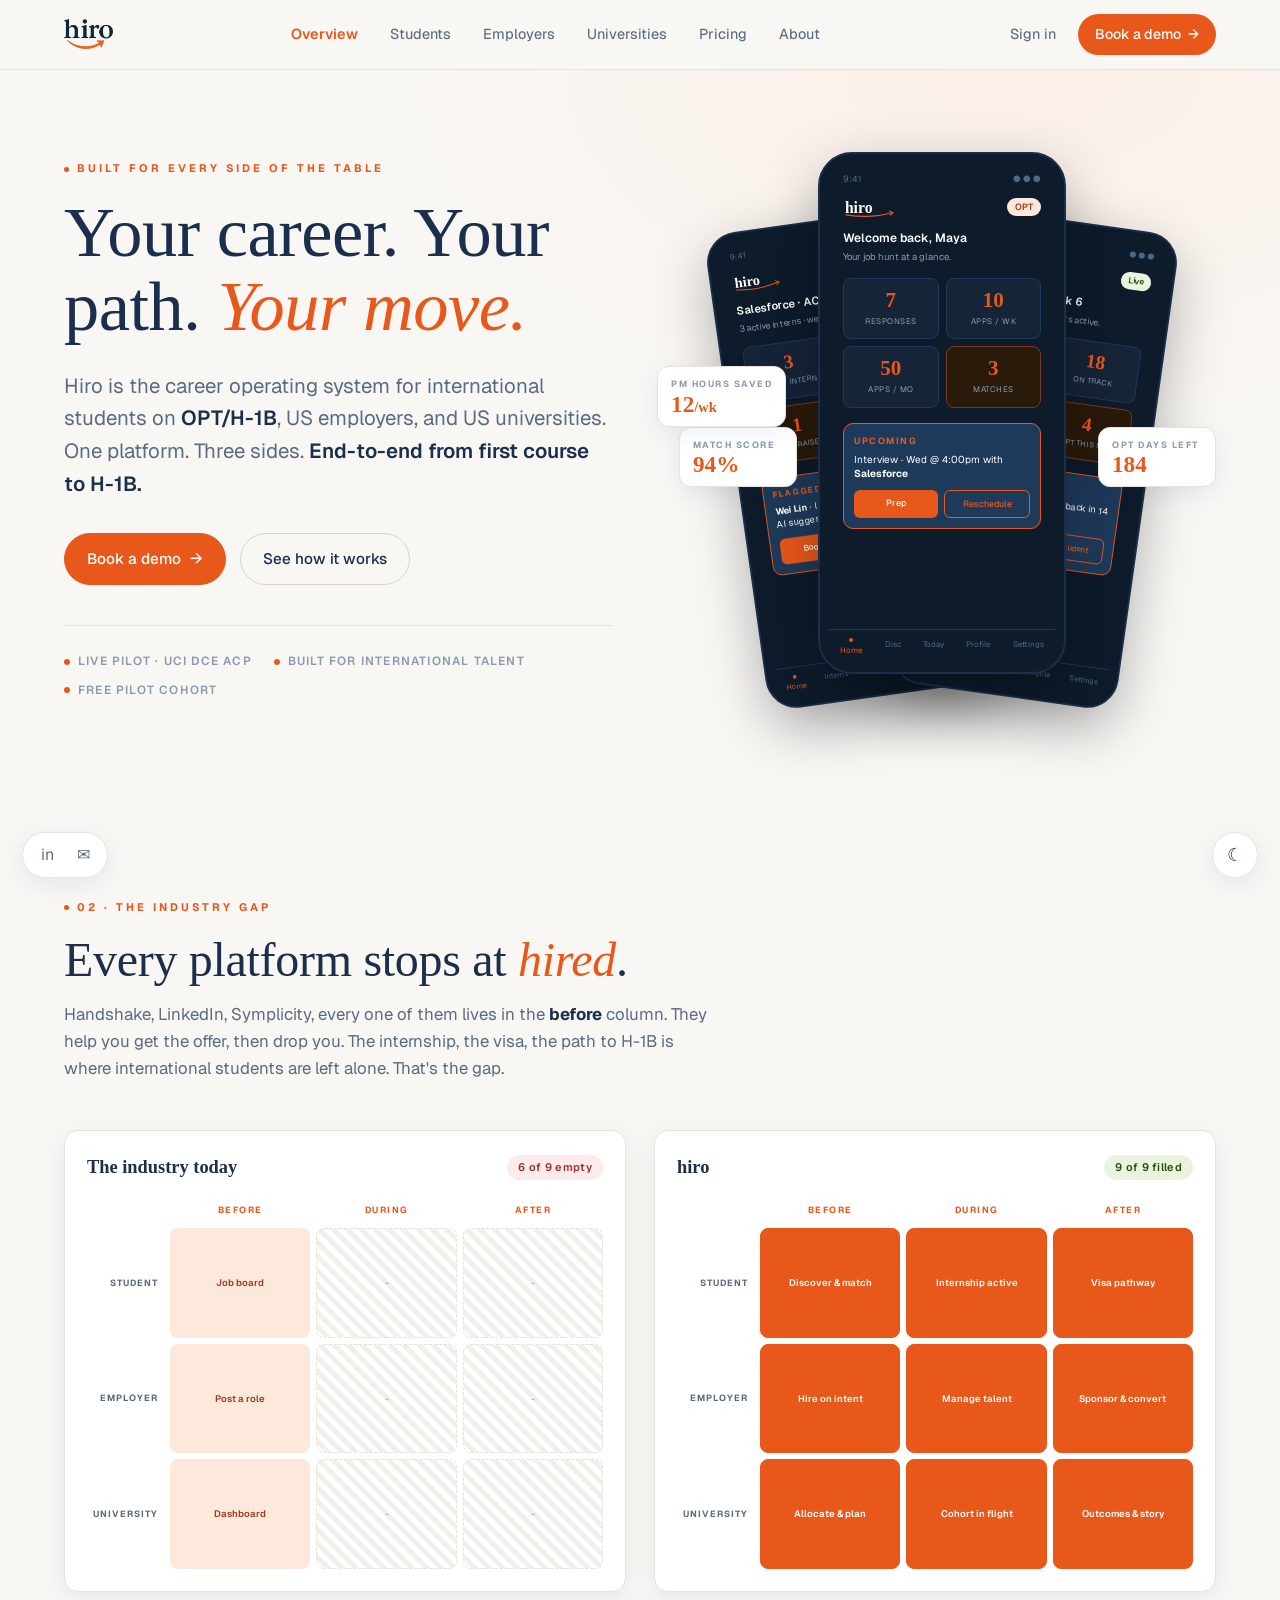
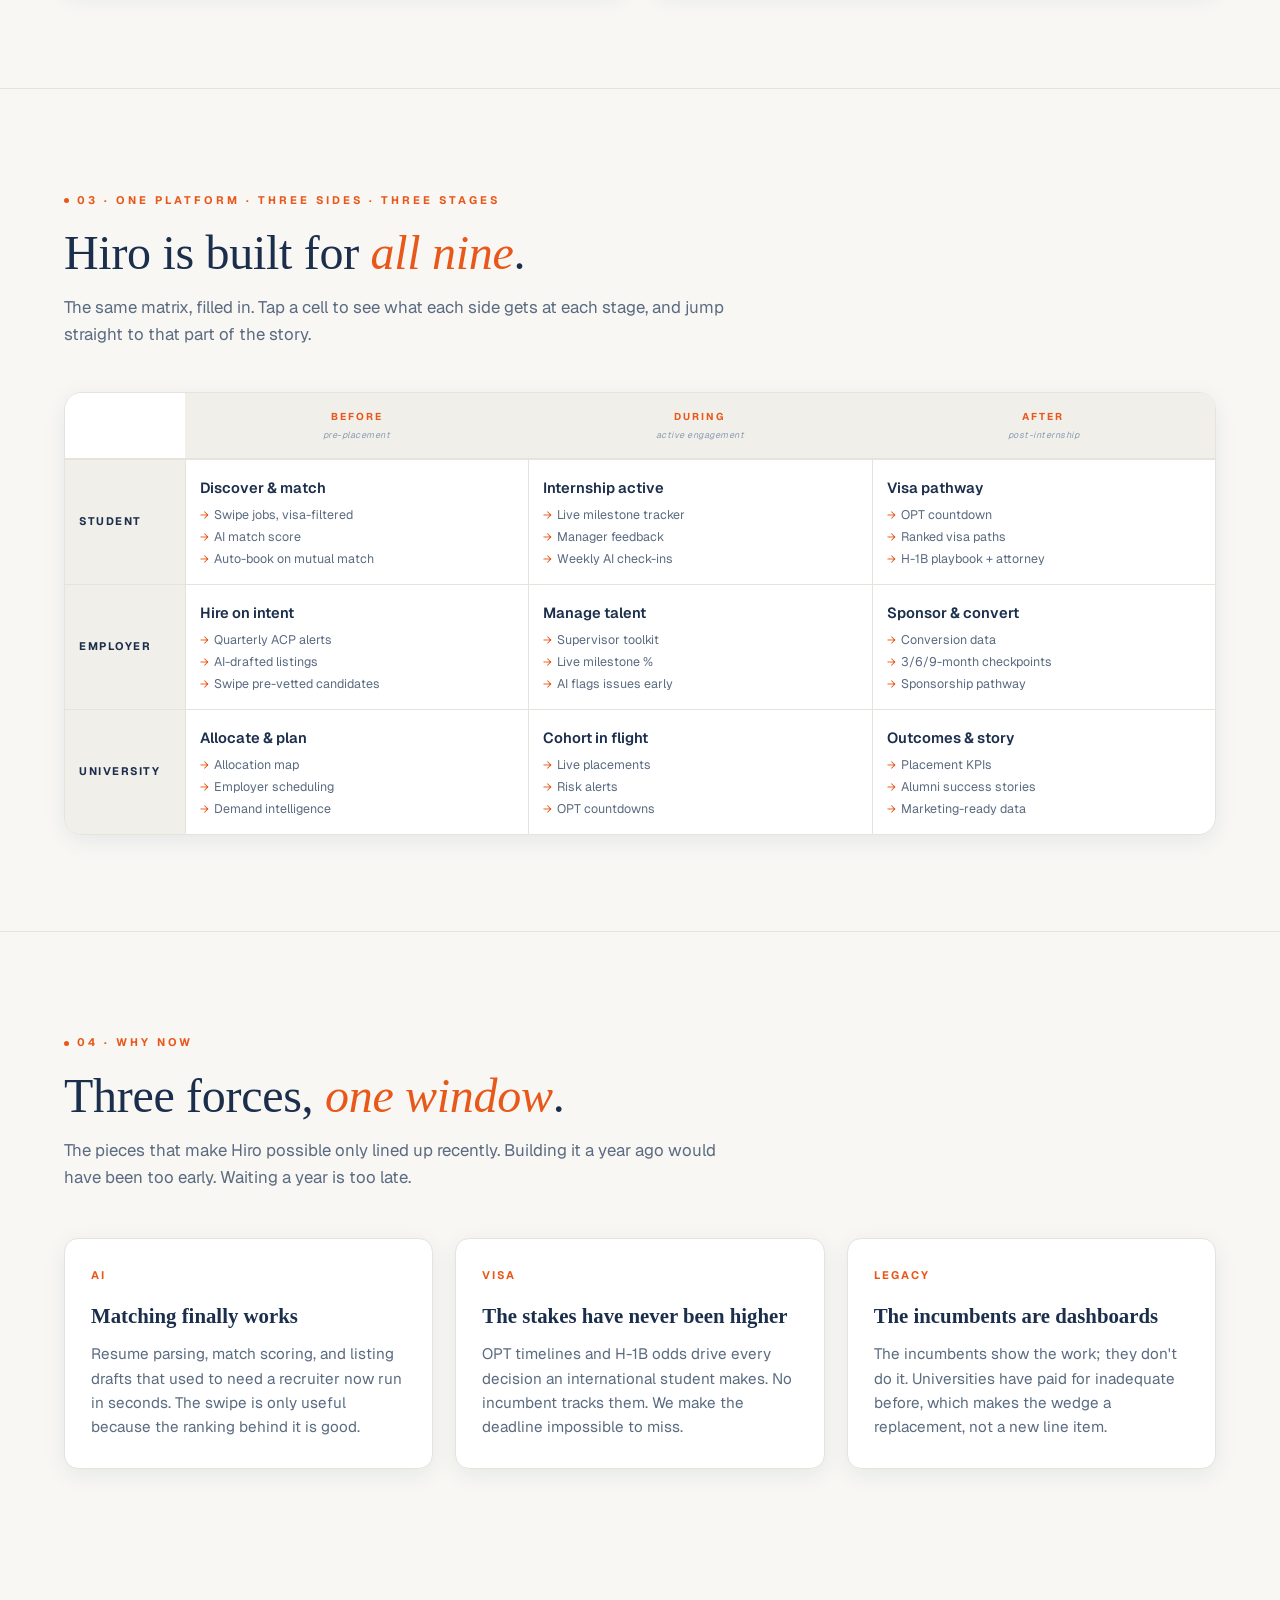
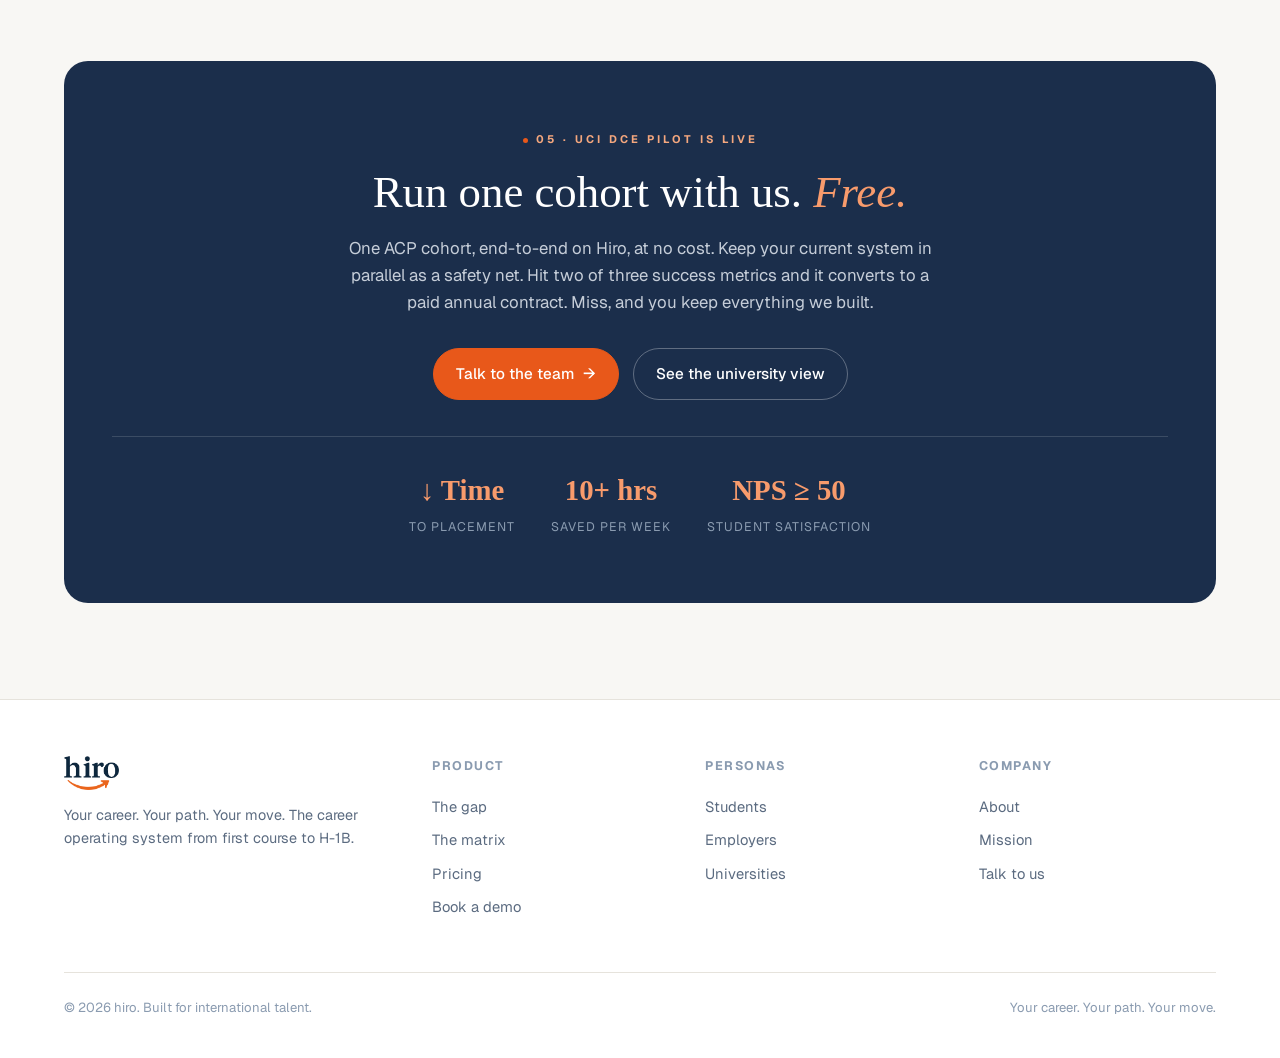
<file: index.html>
<!DOCTYPE html>
<html lang="en" data-theme="light">
<head>
<meta charset="UTF-8">
<meta name="viewport" content="width=device-width, initial-scale=1">
<title>hiro - your career, your path, your move</title>
<meta name="description" content="Hiro is the career operating system for international students on OPT/H-1B, US employers, and US universities. One platform. Three sides. End-to-end from first course to H-1B.">
<link rel="icon" href="assets/logo/hiro_app_icon.png">
<link rel="preconnect" href="https://fonts.googleapis.com">
<link rel="preconnect" href="https://fonts.gstatic.com" crossorigin>
<link href="https://fonts.googleapis.com/css2?family=Geist:wght@400;500;600;700&display=swap" rel="stylesheet">
<link rel="stylesheet" href="assets/style.css">
<script>
/* apply saved theme before paint */
(function(){try{var t=localStorage.getItem('hiro-theme');if(t)document.documentElement.setAttribute('data-theme',t);}catch(e){}})();
</script>
</head>
<body>

<!-- ============================ NAV ============================ -->
<header class="nav">
  <div class="nav__inner">
    <a class="brand" href="index.html" aria-label="hiro home">
      <img class="brand__logo brand__logo--light" src="assets/logo/hiro-wordmark.png" alt="hiro" width="49" height="30">
      <img class="brand__logo brand__logo--dark" src="assets/logo/hiro-wordmark-dark.png" alt="" aria-hidden="true" width="49" height="30">
    </a>
    <nav class="nav__links" aria-label="Primary">
      <a href="index.html" class="is-active">Overview</a>
      <a href="students.html">Students</a>
      <a href="employers.html">Employers</a>
      <a href="universities.html">Universities</a>
      <a href="pricing.html">Pricing</a>
      <a href="about.html">About</a>
    </nav>
    <div class="nav__cta">
      <a href="#" class="nav__signin">Sign in</a>
      <a href="#demo" class="nav__demo">Book a demo <span aria-hidden="true">→</span></a>
      <button class="nav__burger" aria-label="Open menu" aria-expanded="false">☰</button>
    </div>
  </div>
  <nav class="nav__mobile" aria-label="Mobile">
    <a href="index.html" class="is-active">Overview</a>
    <a href="students.html">Students</a>
    <a href="employers.html">Employers</a>
    <a href="universities.html">Universities</a>
    <a href="pricing.html">Pricing</a>
    <a href="about.html">About</a>
    <a href="#demo">Book a demo →</a>
  </nav>
</header>

<!-- ============================ HERO ============================ -->
<section class="hero">
  <div class="hero__inner">
    <div class="hero__copy">
      <span class="eyebrow"><span class="dot"></span>Built for every side of the table</span>
      <h1 class="display">Your career. Your path. <span class="accent">Your move.</span></h1>
      <p class="lede hero__lede">Hiro is the career operating system for international students on <b>OPT/H-1B</b>, US employers, and US universities. One platform. Three sides. <b>End-to-end from first course to H-1B.</b></p>
      <div class="btn-row">
        <a href="#demo" class="btn btn--primary">Book a demo <span class="arr" aria-hidden="true">→</span></a>
        <a href="#how" class="btn btn--ghost">See how it works</a>
      </div>
      <div class="trust-row">
        <span class="ti"><span class="dot"></span>Live pilot · UCI DCE ACP</span>
        <span class="ti"><span class="dot"></span>Built for international talent</span>
        <span class="ti"><span class="dot"></span>Free pilot cohort</span>
      </div>
    </div>

    <div class="hero__art" aria-hidden="false">
      <div class="phone-stack">

        <!-- PS-1 : Employer cohort dashboard (e-during screen 1) -->
        <div class="phone ps-1">
          <div class="screen s-dk" role="img" aria-label="Employer cohort dashboard: 3 active interns, week 6, milestones at 72%, one flag raised.">
            <div class="sb"><span>9:41</span><span>● ● ●</span></div>
            <div class="hdr">
              <svg width="58" height="22" viewBox="0 0 144 56" aria-hidden="true"><text x="3" y="42" font-family="Georgia,serif" font-size="40" font-weight="700" fill="#fff">hiro</text><path d="M6 48 Q70 58 124 42" stroke="#E8581A" stroke-width="3" fill="none" stroke-linecap="round"/><path d="M116 38 L126 43 L118 49" stroke="#E8581A" stroke-width="2.6" fill="none" stroke-linecap="round" stroke-linejoin="round"/></svg>
              <span class="s-pill s-gn">Active</span>
            </div>
            <div class="ttl">Salesforce · ACP cohort</div>
            <div class="sub">3 active interns · week 6.</div>
            <div class="kpi-grid">
              <div class="kpi"><div class="kpi-n">3</div><div class="kpi-l">ACTIVE INTERNS</div></div>
              <div class="kpi"><div class="kpi-n">72%</div><div class="kpi-l">MILESTONES</div></div>
              <div class="kpi al"><div class="kpi-n">1</div><div class="kpi-l">FLAG RAISED</div></div>
              <div class="kpi"><div class="kpi-n">2</div><div class="kpi-l">WKS TO MID</div></div>
            </div>
            <div class="cl">
              <div class="cl-t">FLAGGED FOR YOU</div>
              <div class="cl-d"><b>Wei Lin</b> · last feedback 14 days ago. AI suggests a 1:1 this week.</div>
              <div class="cl-row"><div class="cl-btn pri">Book 1:1</div><div class="cl-btn sec">View intern</div></div>
            </div>
            <div class="tbar"><div class="ti-tab ac"><div class="td"></div>Home</div><div class="ti-tab">Interns</div><div class="ti-tab">Tools</div><div class="ti-tab">Profile</div><div class="ti-tab">Settings</div></div>
          </div>
        </div>

        <!-- PS-2 : Student dashboard (s-before screen 1) -->
        <div class="phone ps-2">
          <div class="screen s-dk" role="img" aria-label="Student dashboard for Maya: 7 responses, 10 applications this week, 3 matches, an upcoming Salesforce interview.">
            <div class="sb"><span>9:41</span><span>● ● ●</span></div>
            <div class="hdr">
              <svg width="58" height="22" viewBox="0 0 144 56" aria-hidden="true"><text x="3" y="42" font-family="Georgia,serif" font-size="40" font-weight="700" fill="#fff">hiro</text><path d="M6 48 Q70 58 124 42" stroke="#E8581A" stroke-width="3" fill="none" stroke-linecap="round"/><path d="M116 38 L126 43 L118 49" stroke="#E8581A" stroke-width="2.6" fill="none" stroke-linecap="round" stroke-linejoin="round"/></svg>
              <span class="s-pill s-or">OPT</span>
            </div>
            <div class="ttl">Welcome back, Maya</div>
            <div class="sub">Your job hunt at a glance.</div>
            <div class="kpi-grid">
              <div class="kpi"><div class="kpi-n">7</div><div class="kpi-l">RESPONSES</div></div>
              <div class="kpi"><div class="kpi-n">10</div><div class="kpi-l">APPS / WK</div></div>
              <div class="kpi"><div class="kpi-n">50</div><div class="kpi-l">APPS / MO</div></div>
              <div class="kpi al"><div class="kpi-n">3</div><div class="kpi-l">MATCHES</div></div>
            </div>
            <div class="cl">
              <div class="cl-t">UPCOMING</div>
              <div class="cl-d">Interview · Wed @ 4:00pm with <b>Salesforce</b></div>
              <div class="cl-row"><div class="cl-btn pri">Prep</div><div class="cl-btn sec">Reschedule</div></div>
            </div>
            <div class="tbar"><div class="ti-tab ac"><div class="td"></div>Home</div><div class="ti-tab">Disc</div><div class="ti-tab">Today</div><div class="ti-tab">Profile</div><div class="ti-tab">Settings</div></div>
          </div>
        </div>

        <!-- PS-3 : PM live dashboard (pm-during screen 1) -->
        <div class="phone ps-3">
          <div class="screen s-dk" role="img" aria-label="Program manager live dashboard: 47 students, 23 placements, 5 at risk, 4 OPT deadlines this month.">
            <div class="sb"><span>9:41</span><span>● ● ●</span></div>
            <div class="hdr">
              <svg width="58" height="22" viewBox="0 0 144 56" aria-hidden="true"><text x="3" y="42" font-family="Georgia,serif" font-size="40" font-weight="700" fill="#fff">hiro</text><path d="M6 48 Q70 58 124 42" stroke="#E8581A" stroke-width="3" fill="none" stroke-linecap="round"/><path d="M116 38 L126 43 L118 49" stroke="#E8581A" stroke-width="2.6" fill="none" stroke-linecap="round" stroke-linejoin="round"/></svg>
              <span class="s-pill s-gn">Live</span>
            </div>
            <div class="ttl">Cohort in flight · Wk 6</div>
            <div class="sub">47 students · 23 employers active.</div>
            <div class="kpi-grid">
              <div class="kpi"><div class="kpi-n">23</div><div class="kpi-l">PLACEMENTS</div></div>
              <div class="kpi"><div class="kpi-n">18</div><div class="kpi-l">ON TRACK</div></div>
              <div class="kpi al"><div class="kpi-n">5</div><div class="kpi-l">AT RISK</div></div>
              <div class="kpi al"><div class="kpi-n">4</div><div class="kpi-l">OPT THIS MO</div></div>
            </div>
            <div class="cl">
              <div class="cl-t">RED THIS WEEK</div>
              <div class="cl-d"><b>Wei Lin</b> · no employer feedback in 14 days. Call recommended.</div>
              <div class="cl-row"><div class="cl-btn pri">Call employer</div><div class="cl-btn sec">View student</div></div>
            </div>
            <div class="tbar"><div class="ti-tab ac"><div class="td"></div>Home</div><div class="ti-tab">Risks</div><div class="ti-tab">Visits</div><div class="ti-tab">Profile</div><div class="ti-tab">Settings</div></div>
          </div>
        </div>

        <!-- floating callout chips -->
        <div class="chip chip--a"><span class="chip__l">Match score</span><span class="chip__v">94%</span></div>
        <div class="chip chip--b"><span class="chip__l">PM hours saved</span><span class="chip__v">12<small style="font-size:.9rem;">/wk</small></span></div>
        <div class="chip chip--c"><span class="chip__l">OPT days left</span><span class="chip__v">184</span></div>
      </div>
    </div>
  </div>
</section>

<!-- ====================== 02 · THE GAP ====================== -->
<section class="section" id="how">
  <div class="wrap">
    <div class="sec-head reveal">
      <span class="eyebrow"><span class="dot"></span>02 · The industry gap</span>
      <h2 class="h-sec">Every platform stops at <span class="accent">hired</span>.</h2>
      <p class="sub-lede">Handshake, LinkedIn, Symplicity, every one of them lives in the <b style="color:var(--text)">before</b> column. They help you get the offer, then drop you. The internship, the visa, the path to H-1B is where international students are left alone. That's the gap.</p>
    </div>

    <div class="gap-grid reveal">
      <div class="mtx">
        <div class="mtx__cap"><h4>The industry today</h4><span class="pill pill--rd">6 of 9 empty</span></div>
        <div class="mtx__board">
          <div class="mtx__corner"></div>
          <div class="mtx__col">Before</div><div class="mtx__col">During</div><div class="mtx__col">After</div>
          <div class="mtx__row">Student</div>
          <div class="mc mc--lite">Job board</div><div class="mc mc--empty">-</div><div class="mc mc--empty">-</div>
          <div class="mtx__row">Employer</div>
          <div class="mc mc--lite">Post a role</div><div class="mc mc--empty">-</div><div class="mc mc--empty">-</div>
          <div class="mtx__row">University</div>
          <div class="mc mc--lite">Dashboard</div><div class="mc mc--empty">-</div><div class="mc mc--empty">-</div>
        </div>
      </div>
      <div class="mtx">
        <div class="mtx__cap"><h4>hiro</h4><span class="pill pill--gn">9 of 9 filled</span></div>
        <div class="mtx__board">
          <div class="mtx__corner"></div>
          <div class="mtx__col">Before</div><div class="mtx__col">During</div><div class="mtx__col">After</div>
          <div class="mtx__row">Student</div>
          <div class="mc mc--full">Discover &amp; match</div><div class="mc mc--full">Internship active</div><div class="mc mc--full">Visa pathway</div>
          <div class="mtx__row">Employer</div>
          <div class="mc mc--full">Hire on intent</div><div class="mc mc--full">Manage talent</div><div class="mc mc--full">Sponsor &amp; convert</div>
          <div class="mtx__row">University</div>
          <div class="mc mc--full">Allocate &amp; plan</div><div class="mc mc--full">Cohort in flight</div><div class="mc mc--full">Outcomes &amp; story</div>
        </div>
      </div>
    </div>
  </div>
</section>

<div class="divider"></div>

<!-- ====================== 03 · THE MATRIX ====================== -->
<section class="section">
  <div class="wrap">
    <div class="sec-head reveal">
      <span class="eyebrow"><span class="dot"></span>03 · One platform · three sides · three stages</span>
      <h2 class="h-sec">Hiro is built for <span class="accent">all nine</span>.</h2>
      <p class="sub-lede">The same matrix, filled in. Tap a cell to see what each side gets at each stage, and jump straight to that part of the story.</p>
    </div>

    <div class="imtx reveal">
      <div class="imtx__board">
        <div class="imtx__hd imtx__hd--corner"></div>
        <div class="imtx__hd">Before<small>pre-placement</small></div>
        <div class="imtx__hd">During<small>active engagement</small></div>
        <div class="imtx__hd">After<small>post-internship</small></div>

        <!-- STUDENT -->
        <div class="imtx__rh">Student</div>
        <a class="icell" href="students.html#before">
          <div class="icell__h">Discover &amp; match <span class="go">→</span></div>
          <ul><li>Swipe jobs, visa-filtered</li><li>AI match score</li><li>Auto-book on mutual match</li></ul>
        </a>
        <a class="icell" href="students.html#during">
          <div class="icell__h">Internship active <span class="go">→</span></div>
          <ul><li>Live milestone tracker</li><li>Manager feedback</li><li>Weekly AI check-ins</li></ul>
        </a>
        <a class="icell" href="students.html#after">
          <div class="icell__h">Visa pathway <span class="go">→</span></div>
          <ul><li>OPT countdown</li><li>Ranked visa paths</li><li>H-1B playbook + attorney</li></ul>
        </a>

        <!-- EMPLOYER -->
        <div class="imtx__rh">Employer</div>
        <a class="icell" href="employers.html#before">
          <div class="icell__h">Hire on intent <span class="go">→</span></div>
          <ul><li>Quarterly ACP alerts</li><li>AI-drafted listings</li><li>Swipe pre-vetted candidates</li></ul>
        </a>
        <a class="icell" href="employers.html#during">
          <div class="icell__h">Manage talent <span class="go">→</span></div>
          <ul><li>Supervisor toolkit</li><li>Live milestone %</li><li>AI flags issues early</li></ul>
        </a>
        <a class="icell" href="employers.html#after">
          <div class="icell__h">Sponsor &amp; convert <span class="go">→</span></div>
          <ul><li>Conversion data</li><li>3/6/9-month checkpoints</li><li>Sponsorship pathway</li></ul>
        </a>

        <!-- UNIVERSITY -->
        <div class="imtx__rh">University</div>
        <a class="icell" href="universities.html#before">
          <div class="icell__h">Allocate &amp; plan <span class="go">→</span></div>
          <ul><li>Allocation map</li><li>Employer scheduling</li><li>Demand intelligence</li></ul>
        </a>
        <a class="icell" href="universities.html#during">
          <div class="icell__h">Cohort in flight <span class="go">→</span></div>
          <ul><li>Live placements</li><li>Risk alerts</li><li>OPT countdowns</li></ul>
        </a>
        <a class="icell" href="universities.html#after">
          <div class="icell__h">Outcomes &amp; story <span class="go">→</span></div>
          <ul><li>Placement KPIs</li><li>Alumni success stories</li><li>Marketing-ready data</li></ul>
        </a>
      </div>
    </div>
  </div>
</section>

<div class="divider"></div>

<!-- ====================== 04 · WHY NOW ====================== -->
<section class="section">
  <div class="wrap">
    <div class="sec-head reveal">
      <span class="eyebrow"><span class="dot"></span>04 · Why now</span>
      <h2 class="h-sec">Three forces, <span class="accent">one window</span>.</h2>
      <p class="sub-lede">The pieces that make Hiro possible only lined up recently. Building it a year ago would have been too early. Waiting a year is too late.</p>
    </div>
    <div class="cards-3 reveal">
      <div class="fcard">
        <div class="fcard__k">AI</div>
        <div class="fcard__h">Matching finally works</div>
        <p>Resume parsing, match scoring, and listing drafts that used to need a recruiter now run in seconds. The swipe is only useful because the ranking behind it is good.</p>
      </div>
      <div class="fcard">
        <div class="fcard__k">Visa</div>
        <div class="fcard__h">The stakes have never been higher</div>
        <p>OPT timelines and H-1B odds drive every decision an international student makes. No incumbent tracks them. We make the deadline impossible to miss.</p>
      </div>
      <div class="fcard">
        <div class="fcard__k">Legacy</div>
        <div class="fcard__h">The incumbents are dashboards</div>
        <p>The incumbents show the work; they don't do it. Universities have paid for inadequate before, which makes the wedge a replacement, not a new line item.</p>
      </div>
    </div>
  </div>
</section>

<!-- ====================== 05 · PILOT CTA ====================== -->
<section class="section" id="demo">
  <div class="wrap">
    <div class="cta-band reveal">
      <span class="eyebrow"><span class="dot"></span>05 · UCI DCE pilot is live</span>
      <h2>Run one cohort with us. <span class="accent">Free.</span></h2>
      <p>One ACP cohort, end-to-end on Hiro, at no cost. Keep your current system in parallel as a safety net. Hit two of three success metrics and it converts to a paid annual contract. Miss, and you keep everything we built.</p>
      <div class="btn-row">
        <a href="#" class="btn btn--primary">Talk to the team <span class="arr" aria-hidden="true">→</span></a>
        <a href="universities.html" class="btn btn--ghost" style="color:#fff;border-color:rgba(255,255,255,.3)">See the university view</a>
      </div>
      <div class="cta-metrics">
        <div class="m"><b>↓ Time</b><span>to placement</span></div>
        <div class="m"><b>10+ hrs</b><span>saved per week</span></div>
        <div class="m"><b>NPS ≥ 50</b><span>student satisfaction</span></div>
      </div>
    </div>
  </div>
</section>

<!-- ============================ FOOTER ============================ -->
<footer class="footer">
  <div class="wrap">
    <div class="footer__cols">
      <div class="footer__brand">
        <a class="brand" href="index.html" aria-label="hiro home">
          <img class="brand__logo brand__logo--light" src="assets/logo/hiro-wordmark.png" alt="hiro" width="55" height="34"><img class="brand__logo brand__logo--dark" src="assets/logo/hiro-wordmark-dark.png" alt="" aria-hidden="true" width="55" height="34">
        </a>
        <p>Your career. Your path. Your move. The career operating system from first course to H-1B.</p>
      </div>
      <div class="footer__col">
        <h6>Product</h6>
        <a href="index.html#how">The gap</a>
        <a href="index.html#how">The matrix</a>
        <a href="pricing.html">Pricing</a>
        <a href="#demo">Book a demo</a>
      </div>
      <div class="footer__col">
        <h6>Personas</h6>
        <a href="students.html">Students</a>
        <a href="employers.html">Employers</a>
        <a href="universities.html">Universities</a>
      </div>
      <div class="footer__col">
        <h6>Company</h6>
        <a href="about.html">About</a>
        <a href="about.html#mission">Mission</a>
        <a href="#demo">Talk to us</a>
      </div>
    </div>
    <div class="footer__bot">
      <p>© 2026 hiro. Built for international talent.</p>
      <p>Your career. Your path. Your move.</p>
    </div>
  </div>
</footer>

<!-- theme toggle + social pill -->
<button class="theme-toggle" aria-label="Switch theme" title="Toggle theme">
  <span class="moon" aria-hidden="true">☾</span><span class="sun" aria-hidden="true">☀</span>
</button>
<div class="social-pill" aria-label="Social links">
  <a href="#" aria-label="LinkedIn">in</a>
  <a href="#" aria-label="Email">✉</a>
</div>

<script src="assets/app.js"></script>
</body>
</html>
</file>
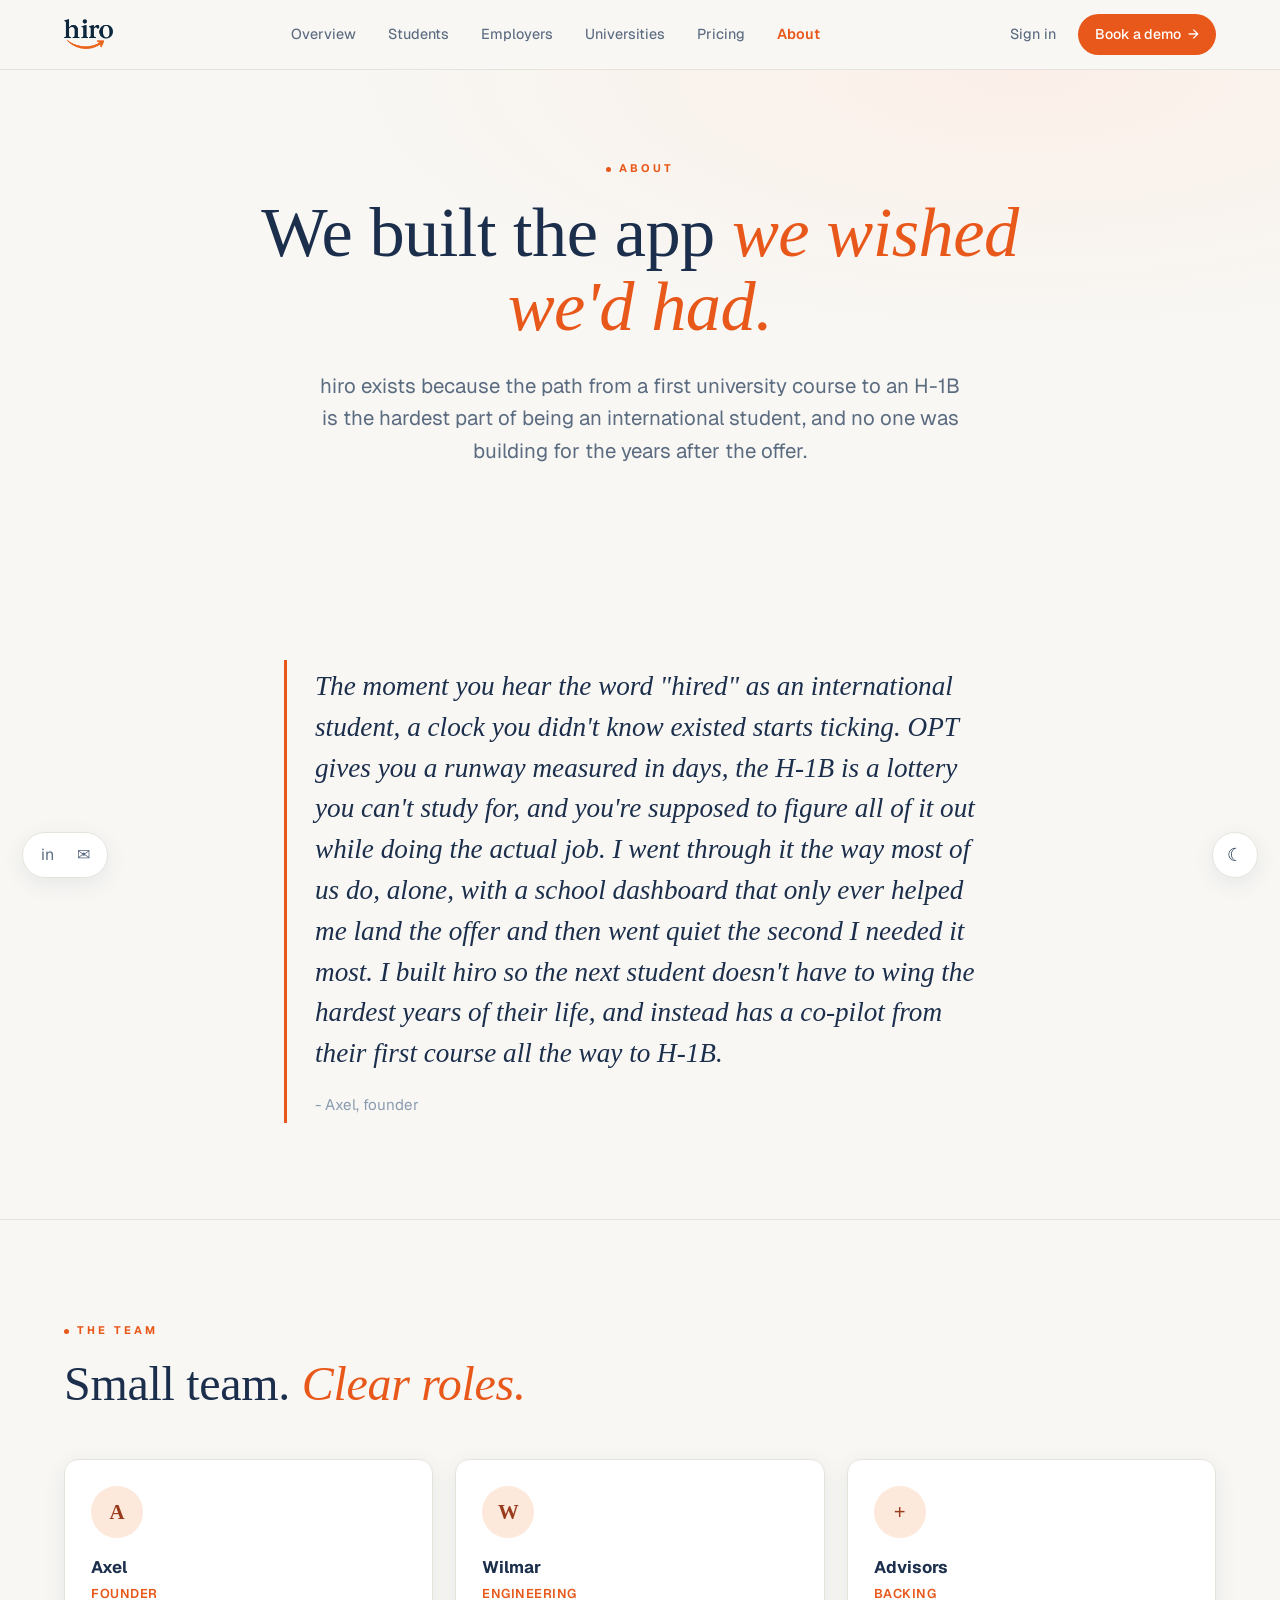
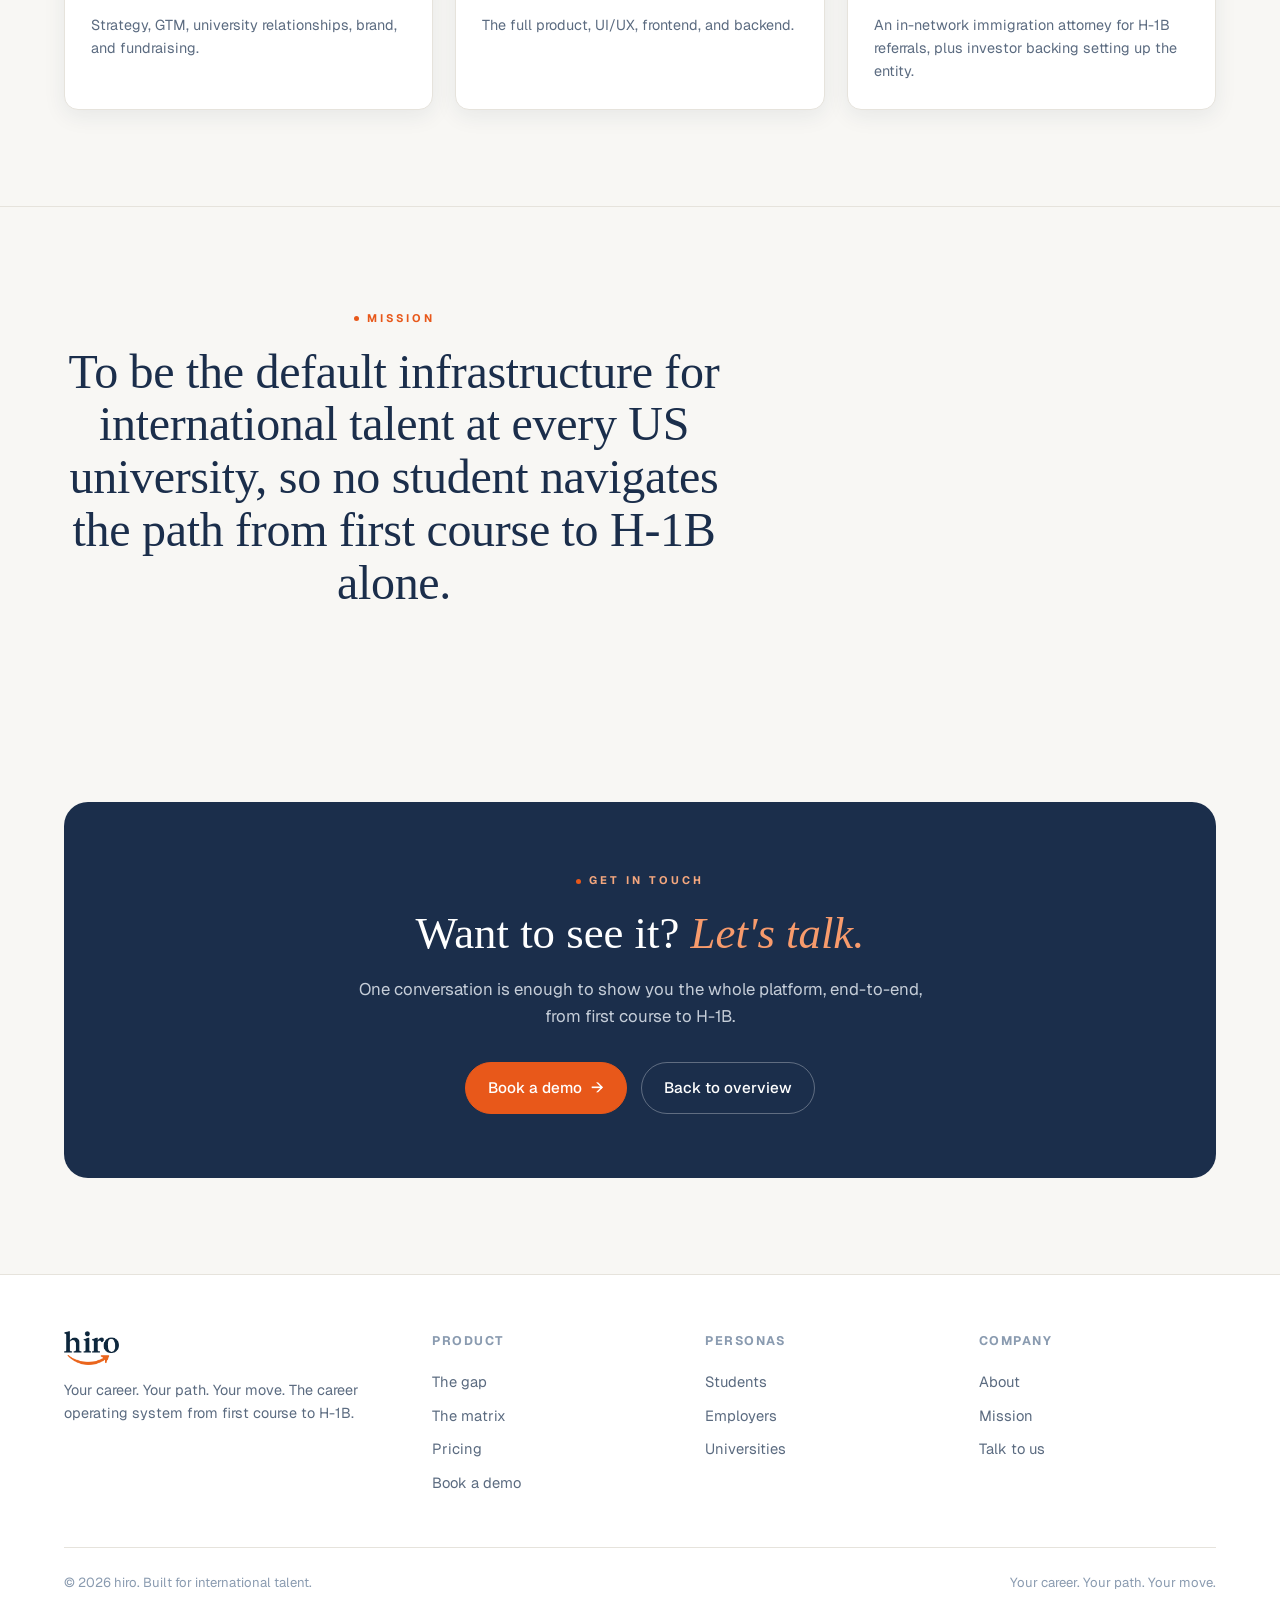
<file: about.html>
<!DOCTYPE html>
<html lang="en" data-theme="light">
<head>
<meta charset="UTF-8">
<meta name="viewport" content="width=device-width, initial-scale=1">
<title>hiro - about</title>
<meta name="description" content="We built the app we wished we'd had. The team and mission behind hiro.">
<link rel="icon" href="assets/logo/hiro_app_icon.png">
<link rel="preconnect" href="https://fonts.googleapis.com">
<link rel="preconnect" href="https://fonts.gstatic.com" crossorigin>
<link href="https://fonts.googleapis.com/css2?family=Geist:wght@400;500;600;700&display=swap" rel="stylesheet">
<link rel="stylesheet" href="assets/style.css">
<script>
/* apply saved theme before paint */
(function(){try{var t=localStorage.getItem('hiro-theme');if(t)document.documentElement.setAttribute('data-theme',t);}catch(e){}})();
</script>
</head>
<body>

<!-- ============================ NAV ============================ -->
<header class="nav">
  <div class="nav__inner">
    <a class="brand" href="index.html" aria-label="hiro home">
      <img class="brand__logo brand__logo--light" src="assets/logo/hiro-wordmark.png" alt="hiro" width="49" height="30">
      <img class="brand__logo brand__logo--dark" src="assets/logo/hiro-wordmark-dark.png" alt="" aria-hidden="true" width="49" height="30">
    </a>
    <nav class="nav__links" aria-label="Primary">
      <a href="index.html">Overview</a>
      <a href="students.html">Students</a>
      <a href="employers.html">Employers</a>
      <a href="universities.html">Universities</a>
      <a href="pricing.html">Pricing</a>
      <a href="about.html" class="is-active">About</a>
    </nav>
    <div class="nav__cta">
      <a href="#" class="nav__signin">Sign in</a>
      <a href="#demo" class="nav__demo">Book a demo <span aria-hidden="true">→</span></a>
      <button class="nav__burger" aria-label="Open menu" aria-expanded="false">☰</button>
    </div>
  </div>
  <nav class="nav__mobile" aria-label="Mobile">
    <a href="index.html">Overview</a>
    <a href="students.html">Students</a>
    <a href="employers.html">Employers</a>
    <a href="universities.html">Universities</a>
    <a href="pricing.html">Pricing</a>
    <a href="about.html" class="is-active">About</a>
    <a href="#demo">Book a demo →</a>
  </nav>
</header>

<!-- ============================ HERO ============================ -->
<section class="hero">
  <div class="hero__inner" style="grid-template-columns:1fr;text-align:center">
    <div class="hero__copy" style="max-width:780px;margin:0 auto">
      <span class="eyebrow"><span class="dot"></span>About</span>
      <h1 class="display">We built the app <span class="accent">we wished we'd had.</span></h1>
      <p class="lede" style="margin:0 auto">hiro exists because the path from a first university course to an H-1B is the hardest part of being an international student, and no one was building for the years after the offer.</p>
    </div>
  </div>
</section>

<!-- ====================== FOUNDER NOTE ====================== -->
<section class="section">
  <div class="wrap" style="max-width:760px;margin:0 auto">
    <blockquote class="quote reveal">
      The moment you hear the word "hired" as an international student, a clock you didn't know existed starts ticking. OPT gives you a runway measured in days, the H-1B is a lottery you can't study for, and you're supposed to figure all of it out while doing the actual job. I went through it the way most of us do, alone, with a school dashboard that only ever helped me land the offer and then went quiet the second I needed it most. I built hiro so the next student doesn't have to wing the hardest years of their life, and instead has a co-pilot from their first course all the way to H-1B.
      <p class="quote--sig">- Axel, founder</p>
    </blockquote>
  </div>
</section>

<div class="divider"></div>

<!-- ====================== THE TEAM ====================== -->
<section class="section">
  <div class="wrap">
    <div class="sec-head reveal">
      <span class="eyebrow"><span class="dot"></span>The team</span>
      <h2 class="h-sec">Small team. <span class="accent">Clear roles.</span></h2>
    </div>
    <div class="team-grid reveal">
      <div class="tcard">
        <div class="tcard__av">A</div>
        <h5>Axel</h5>
        <div class="role">Founder</div>
        <p>Strategy, GTM, university relationships, brand, and fundraising.</p>
      </div>
      <div class="tcard">
        <div class="tcard__av">W</div>
        <h5>Wilmar</h5>
        <div class="role">Engineering</div>
        <p>The full product, UI/UX, frontend, and backend.</p>
      </div>
      <div class="tcard">
        <div class="tcard__av">+</div>
        <h5>Advisors</h5>
        <div class="role">Backing</div>
        <p>An in-network immigration attorney for H-1B referrals, plus investor backing setting up the entity.</p>
      </div>
    </div>
  </div>
</section>

<div class="divider"></div>

<!-- ====================== MISSION ====================== -->
<section class="section" id="mission">
  <div class="wrap center">
    <div class="sec-head reveal">
      <span class="eyebrow"><span class="dot"></span>Mission</span>
      <h2 class="h-sec">To be the default infrastructure for international talent at every US university, so no student navigates the path from first course to H-1B alone.</h2>
    </div>
  </div>
</section>

<!-- ====================== CLOSING CTA ====================== -->
<section class="section" id="demo">
  <div class="wrap">
    <div class="cta-band reveal">
      <span class="eyebrow"><span class="dot"></span>Get in touch</span>
      <h2>Want to see it? <span class="accent">Let's talk.</span></h2>
      <p>One conversation is enough to show you the whole platform, end-to-end, from first course to H-1B.</p>
      <div class="btn-row">
        <a href="#" class="btn btn--primary">Book a demo <span class="arr" aria-hidden="true">→</span></a>
        <a href="index.html" class="btn btn--ghost" style="color:#fff;border-color:rgba(255,255,255,.3)">Back to overview</a>
      </div>
    </div>
  </div>
</section>

<!-- ============================ FOOTER ============================ -->
<footer class="footer">
  <div class="wrap">
    <div class="footer__cols">
      <div class="footer__brand">
        <a class="brand" href="index.html" aria-label="hiro home">
          <img class="brand__logo brand__logo--light" src="assets/logo/hiro-wordmark.png" alt="hiro" width="55" height="34"><img class="brand__logo brand__logo--dark" src="assets/logo/hiro-wordmark-dark.png" alt="" aria-hidden="true" width="55" height="34">
        </a>
        <p>Your career. Your path. Your move. The career operating system from first course to H-1B.</p>
      </div>
      <div class="footer__col">
        <h6>Product</h6>
        <a href="index.html#how">The gap</a>
        <a href="index.html#how">The matrix</a>
        <a href="pricing.html">Pricing</a>
        <a href="#demo">Book a demo</a>
      </div>
      <div class="footer__col">
        <h6>Personas</h6>
        <a href="students.html">Students</a>
        <a href="employers.html">Employers</a>
        <a href="universities.html">Universities</a>
      </div>
      <div class="footer__col">
        <h6>Company</h6>
        <a href="about.html">About</a>
        <a href="about.html#mission">Mission</a>
        <a href="#demo">Talk to us</a>
      </div>
    </div>
    <div class="footer__bot">
      <p>© 2026 hiro. Built for international talent.</p>
      <p>Your career. Your path. Your move.</p>
    </div>
  </div>
</footer>

<!-- theme toggle + social pill -->
<button class="theme-toggle" aria-label="Switch theme" title="Toggle theme">
  <span class="moon" aria-hidden="true">☾</span><span class="sun" aria-hidden="true">☀</span>
</button>
<div class="social-pill" aria-label="Social links">
  <a href="#" aria-label="LinkedIn">in</a>
  <a href="#" aria-label="Email">✉</a>
</div>

<script src="assets/app.js"></script>
</body>
</html>
</file>
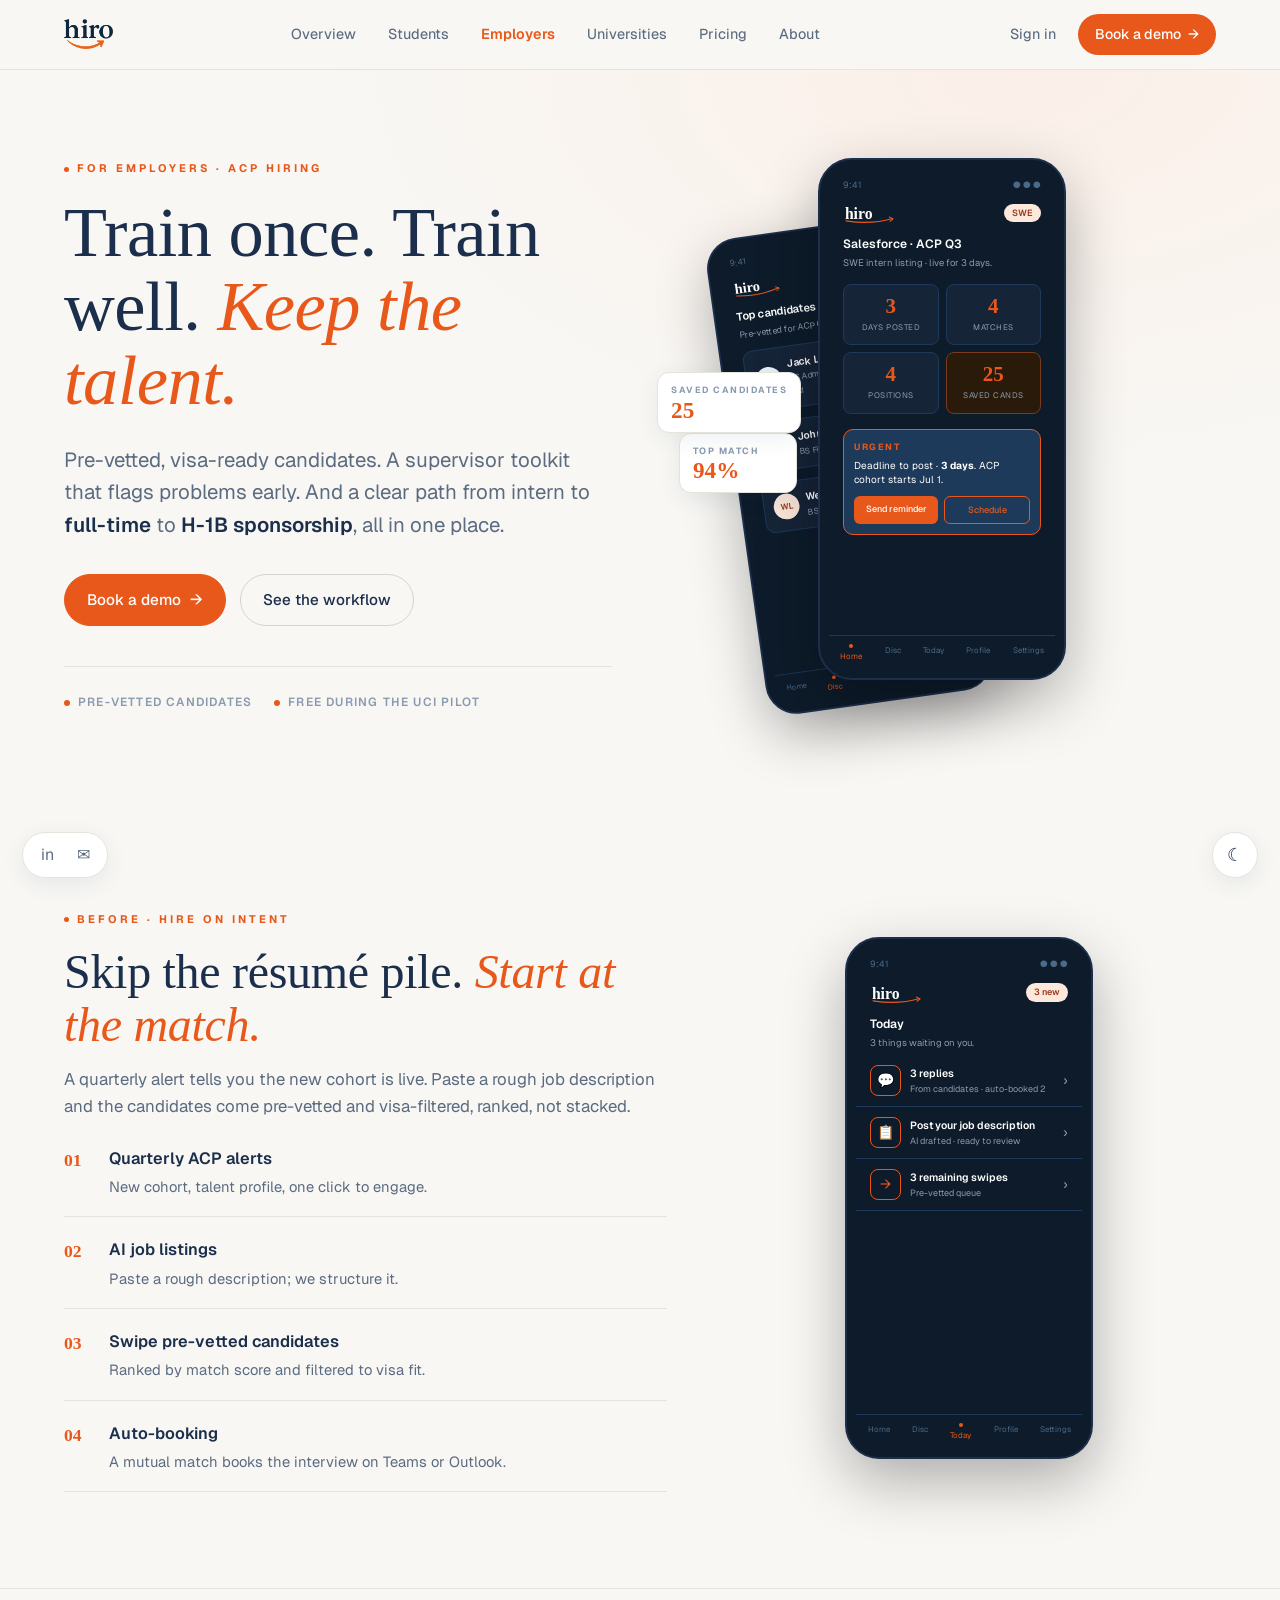
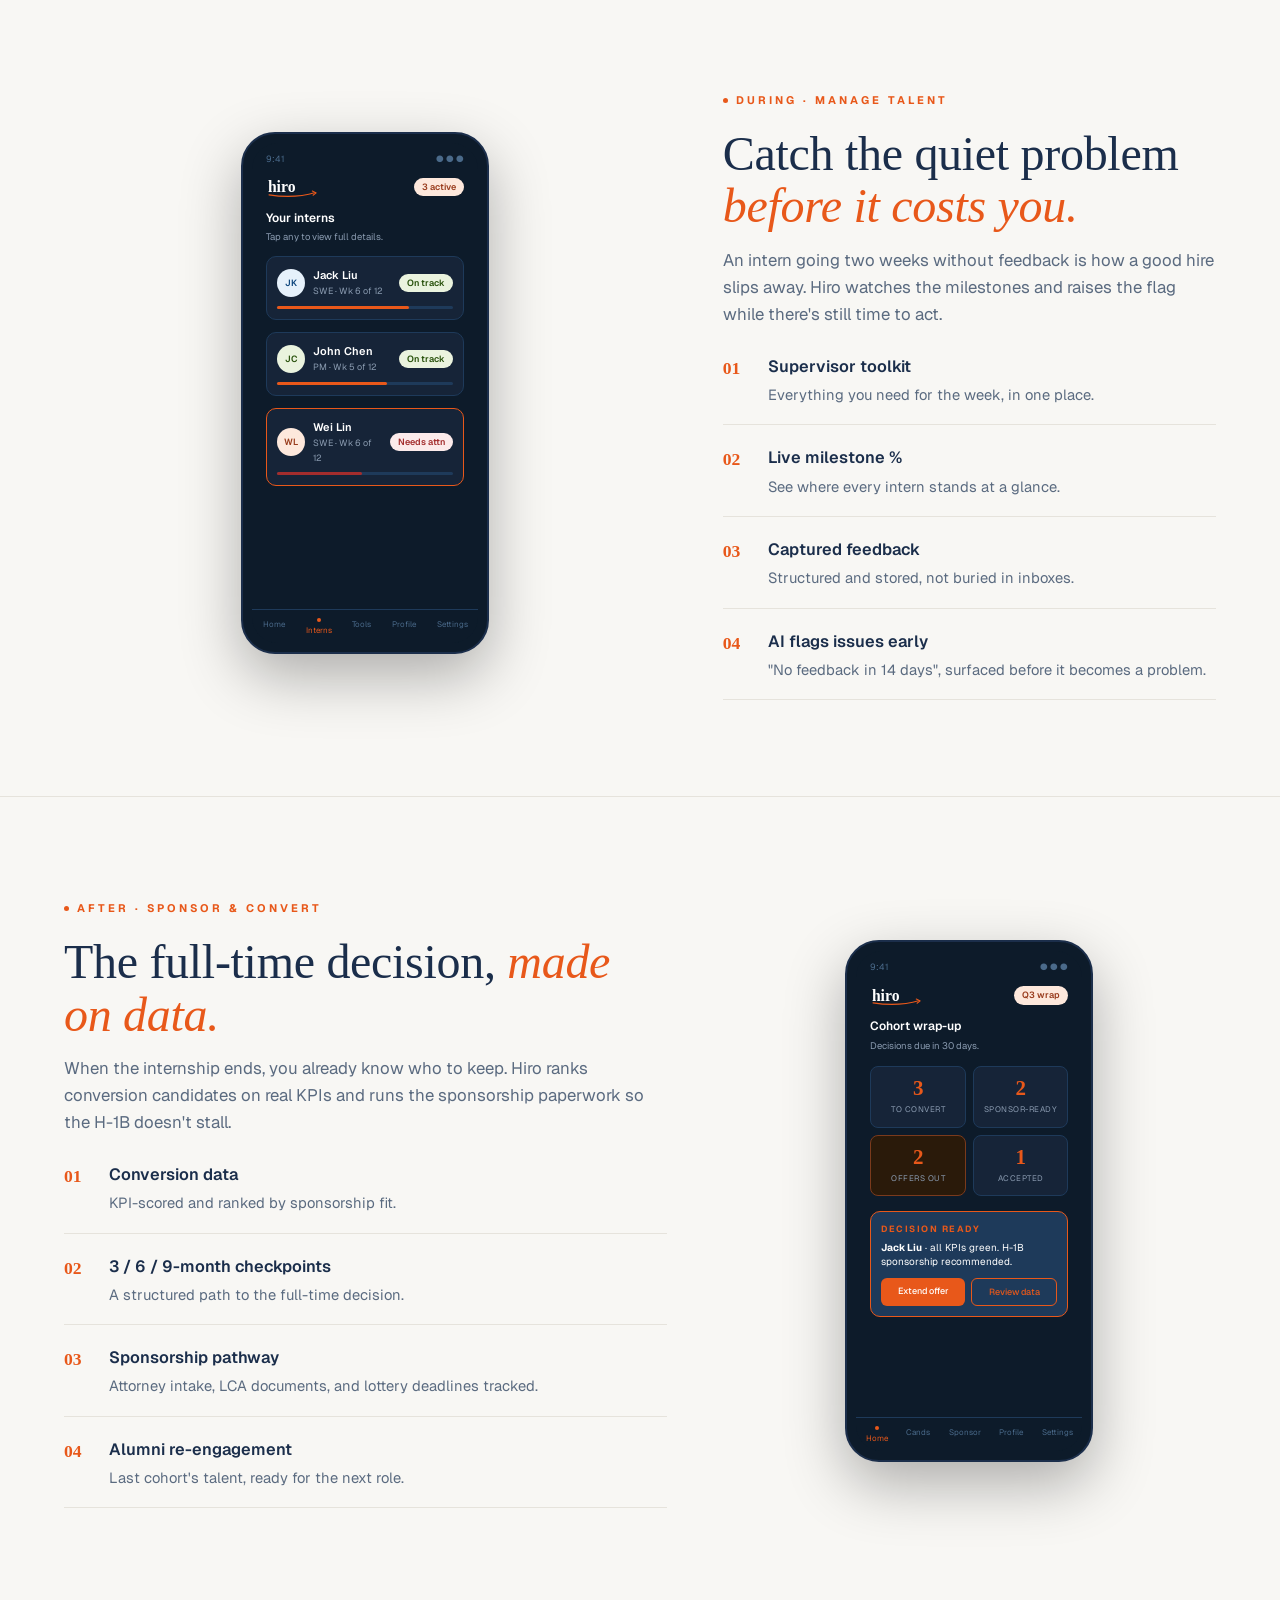
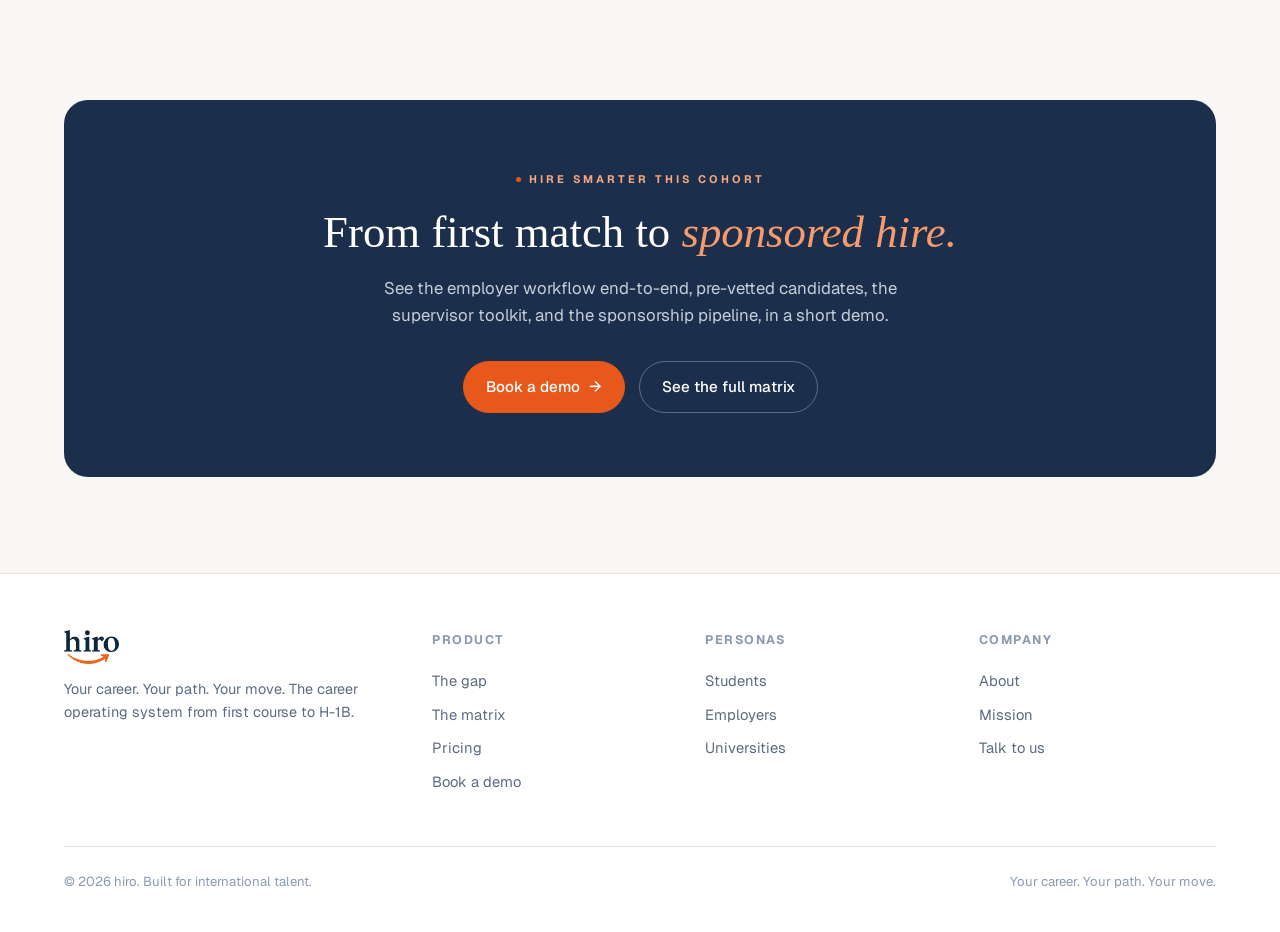
<file: employers.html>
<!DOCTYPE html>
<html lang="en" data-theme="light">
<head>
<meta charset="UTF-8">
<meta name="viewport" content="width=device-width, initial-scale=1">
<title>hiro - for employers</title>
<meta name="description" content="Train once. Train well. Keep the talent. Hiro gives employers pre-vetted candidates, a supervisor toolkit, and a clear path to full-time and H-1B sponsorship.">
<link rel="icon" href="assets/logo/hiro_app_icon.png">
<link rel="preconnect" href="https://fonts.googleapis.com">
<link rel="preconnect" href="https://fonts.gstatic.com" crossorigin>
<link href="https://fonts.googleapis.com/css2?family=Geist:wght@400;500;600;700&display=swap" rel="stylesheet">
<link rel="stylesheet" href="assets/style.css">
<script>(function(){try{var t=localStorage.getItem('hiro-theme');if(t)document.documentElement.setAttribute('data-theme',t);}catch(e){}})();</script>
</head>
<body>

<!-- ============================ NAV ============================ -->
<header class="nav">
  <div class="nav__inner">
    <a class="brand" href="index.html" aria-label="hiro home">
      <img class="brand__logo brand__logo--light" src="assets/logo/hiro-wordmark.png" alt="hiro" width="49" height="30">
      <img class="brand__logo brand__logo--dark" src="assets/logo/hiro-wordmark-dark.png" alt="" aria-hidden="true" width="49" height="30">
    </a>
    <nav class="nav__links" aria-label="Primary">
      <a href="index.html">Overview</a>
      <a href="students.html">Students</a>
      <a href="employers.html" class="is-active">Employers</a>
      <a href="universities.html">Universities</a>
      <a href="pricing.html">Pricing</a>
      <a href="about.html">About</a>
    </nav>
    <div class="nav__cta">
      <a href="#" class="nav__signin">Sign in</a>
      <a href="#demo" class="nav__demo">Book a demo <span aria-hidden="true">→</span></a>
      <button class="nav__burger" aria-label="Open menu" aria-expanded="false">☰</button>
    </div>
  </div>
  <nav class="nav__mobile" aria-label="Mobile">
    <a href="index.html">Overview</a>
    <a href="students.html">Students</a>
    <a href="employers.html" class="is-active">Employers</a>
    <a href="universities.html">Universities</a>
    <a href="pricing.html">Pricing</a>
    <a href="about.html">About</a>
    <a href="#demo">Book a demo →</a>
  </nav>
</header>

<!-- ============================ HERO ============================ -->
<section class="hero">
  <div class="hero__inner">
    <div class="hero__copy">
      <span class="eyebrow"><span class="dot"></span>For employers · ACP hiring</span>
      <h1 class="display">Train once. Train well. <span class="accent">Keep the talent.</span></h1>
      <p class="lede">Pre-vetted, visa-ready candidates. A supervisor toolkit that flags problems early. And a clear path from intern to <b>full-time</b> to <b>H-1B sponsorship</b>, all in one place.</p>
      <div class="btn-row">
        <a href="#demo" class="btn btn--primary">Book a demo <span class="arr" aria-hidden="true">→</span></a>
        <a href="#before" class="btn btn--ghost">See the workflow</a>
      </div>
      <div class="trust-row">
        <span class="ti"><span class="dot"></span>Pre-vetted candidates</span>
        <span class="ti"><span class="dot"></span>Free during the UCI pilot</span>
      </div>
    </div>
    <div class="hero__art">
      <div class="phone-stack">
        <!-- candidate list (e-before #2) -->
        <div class="phone ps-1">
          <div class="screen s-dk" role="img" aria-label="Top candidates list, pre-vetted for ACP: Jack Liu 94%, John Chen 91%, Wei Lin 88%.">
            <div class="sb"><span>9:41</span><span>● ● ●</span></div>
            <div class="hdr">
              <svg width="58" height="22" viewBox="0 0 144 56" aria-hidden="true"><text x="3" y="42" font-family="Georgia,serif" font-size="40" font-weight="700" fill="#fff">hiro</text><path d="M6 48 Q70 58 124 42" stroke="#E8581A" stroke-width="3" fill="none" stroke-linecap="round"/><path d="M116 38 L126 43 L118 49" stroke="#E8581A" stroke-width="2.6" fill="none" stroke-linecap="round" stroke-linejoin="round"/></svg>
              <span class="s-pill s-or">4 matches</span>
            </div>
            <div class="ttl">Top candidates</div>
            <div class="sub">Pre-vetted for ACP Q3.</div>
            <div class="dcard"><div style="display:flex;align-items:center;gap:8px;"><div class="av" style="background:#E6F1FB;color:#0C447C;">JK</div><div style="flex:1;"><div style="font-size:11px;font-weight:600;color:#fff;">Jack Liu</div><div style="font-size:9px;color:#8A9BB0;">BS Admin · 3yrs @ Apple · UCI</div></div><div style="font-size:13px;font-weight:700;color:#E8581A;font-family:Georgia,serif;">94%</div></div></div>
            <div class="dcard"><div style="display:flex;align-items:center;gap:8px;"><div class="av" style="background:#EAF3DE;color:#27500A;">JC</div><div style="flex:1;"><div style="font-size:11px;font-weight:600;color:#fff;">John Chen</div><div style="font-size:9px;color:#8A9BB0;">BS Finance · PwC · UCLA</div></div><div style="font-size:13px;font-weight:700;color:#E8581A;font-family:Georgia,serif;">91%</div></div></div>
            <div class="dcard"><div style="display:flex;align-items:center;gap:8px;"><div class="av" style="background:#FDE8DC;color:#993C1D;">WL</div><div style="flex:1;"><div style="font-size:11px;font-weight:600;color:#fff;">Wei Lin</div><div style="font-size:9px;color:#8A9BB0;">BS in CS · Master · FedEx</div></div><div style="font-size:13px;font-weight:700;color:#E8581A;font-family:Georgia,serif;">88%</div></div></div>
            <div class="tbar"><div class="ti-tab">Home</div><div class="ti-tab ac"><div class="td"></div>Disc</div><div class="ti-tab">Today</div><div class="ti-tab">Profile</div><div class="ti-tab">Settings</div></div>
          </div>
        </div>
        <!-- listing dashboard (e-before #1) -->
        <div class="phone ps-2">
          <div class="screen s-dk" role="img" aria-label="Employer listing dashboard: Salesforce ACP Q3, live 3 days, 4 matches, 4 positions, 25 saved candidates.">
            <div class="sb"><span>9:41</span><span>● ● ●</span></div>
            <div class="hdr">
              <svg width="58" height="22" viewBox="0 0 144 56" aria-hidden="true"><text x="3" y="42" font-family="Georgia,serif" font-size="40" font-weight="700" fill="#fff">hiro</text><path d="M6 48 Q70 58 124 42" stroke="#E8581A" stroke-width="3" fill="none" stroke-linecap="round"/><path d="M116 38 L126 43 L118 49" stroke="#E8581A" stroke-width="2.6" fill="none" stroke-linecap="round" stroke-linejoin="round"/></svg>
              <span class="s-pill s-or">SWE</span>
            </div>
            <div class="ttl">Salesforce · ACP Q3</div>
            <div class="sub">SWE intern listing · live for 3 days.</div>
            <div class="kpi-grid">
              <div class="kpi"><div class="kpi-n">3</div><div class="kpi-l">DAYS POSTED</div></div>
              <div class="kpi"><div class="kpi-n">4</div><div class="kpi-l">MATCHES</div></div>
              <div class="kpi"><div class="kpi-n">4</div><div class="kpi-l">POSITIONS</div></div>
              <div class="kpi al"><div class="kpi-n">25</div><div class="kpi-l">SAVED CANDS</div></div>
            </div>
            <div class="cl">
              <div class="cl-t">URGENT</div>
              <div class="cl-d">Deadline to post · <b>3 days</b>. ACP cohort starts Jul 1.</div>
              <div class="cl-row"><div class="cl-btn pri">Send reminder</div><div class="cl-btn sec">Schedule</div></div>
            </div>
            <div class="tbar"><div class="ti-tab ac"><div class="td"></div>Home</div><div class="ti-tab">Disc</div><div class="ti-tab">Today</div><div class="ti-tab">Profile</div><div class="ti-tab">Settings</div></div>
          </div>
        </div>
        <div class="chip chip--a"><span class="chip__l">Top match</span><span class="chip__v">94%</span></div>
        <div class="chip chip--b"><span class="chip__l">Saved candidates</span><span class="chip__v">25</span></div>
      </div>
    </div>
  </div>
</section>

<!-- ====================== BEFORE ====================== -->
<section class="section" id="before">
  <div class="wrap">
    <div class="stage reveal">
      <div class="stage__copy">
        <span class="eyebrow"><span class="dot"></span>Before · hire on intent</span>
        <h2 class="h-sec">Skip the résumé pile. <span class="accent">Start at the match.</span></h2>
        <p class="sub-lede">A quarterly alert tells you the new cohort is live. Paste a rough job description and the candidates come pre-vetted and visa-filtered, ranked, not stacked.</p>
        <div class="cap-list">
          <div class="cap"><span class="cap__n">01</span><div class="cap__b"><h5>Quarterly ACP alerts</h5><p>New cohort, talent profile, one click to engage.</p></div></div>
          <div class="cap"><span class="cap__n">02</span><div class="cap__b"><h5>AI job listings</h5><p>Paste a rough description; we structure it.</p></div></div>
          <div class="cap"><span class="cap__n">03</span><div class="cap__b"><h5>Swipe pre-vetted candidates</h5><p>Ranked by match score and filtered to visa fit.</p></div></div>
          <div class="cap"><span class="cap__n">04</span><div class="cap__b"><h5>Auto-booking</h5><p>A mutual match books the interview on Teams or Outlook.</p></div></div>
        </div>
      </div>
      <div class="stage__art">
        <div class="phone">
          <div class="screen s-dk" role="img" aria-label="Employer Today inbox: 3 candidate replies with 2 auto-booked, an AI-drafted job description, remaining swipes.">
            <div class="sb"><span>9:41</span><span>● ● ●</span></div>
            <div class="hdr">
              <svg width="58" height="22" viewBox="0 0 144 56" aria-hidden="true"><text x="3" y="42" font-family="Georgia,serif" font-size="40" font-weight="700" fill="#fff">hiro</text><path d="M6 48 Q70 58 124 42" stroke="#E8581A" stroke-width="3" fill="none" stroke-linecap="round"/><path d="M116 38 L126 43 L118 49" stroke="#E8581A" stroke-width="2.6" fill="none" stroke-linecap="round" stroke-linejoin="round"/></svg>
              <span class="s-pill s-or">3 new</span>
            </div>
            <div class="ttl">Today</div>
            <div class="sub">3 things waiting on you.</div>
            <div class="ib"><div class="ib-ic">💬</div><div class="ib-t"><b>3 replies</b><br><span class="mut">From candidates · auto-booked 2</span></div><div class="ib-arr">›</div></div>
            <div class="ib"><div class="ib-ic">📋</div><div class="ib-t"><b>Post your job description</b><br><span class="mut">AI drafted · ready to review</span></div><div class="ib-arr">›</div></div>
            <div class="ib"><div class="ib-ic">→</div><div class="ib-t"><b>3 remaining swipes</b><br><span class="mut">Pre-vetted queue</span></div><div class="ib-arr">›</div></div>
            <div class="tbar"><div class="ti-tab">Home</div><div class="ti-tab">Disc</div><div class="ti-tab ac"><div class="td"></div>Today</div><div class="ti-tab">Profile</div><div class="ti-tab">Settings</div></div>
          </div>
        </div>
      </div>
    </div>
  </div>
</section>

<div class="divider"></div>

<!-- ====================== DURING ====================== -->
<section class="section" id="during">
  <div class="wrap">
    <div class="stage stage--rev reveal">
      <div class="stage__copy">
        <span class="eyebrow"><span class="dot"></span>During · manage talent</span>
        <h2 class="h-sec">Catch the quiet problem <span class="accent">before it costs you.</span></h2>
        <p class="sub-lede">An intern going two weeks without feedback is how a good hire slips away. Hiro watches the milestones and raises the flag while there's still time to act.</p>
        <div class="cap-list">
          <div class="cap"><span class="cap__n">01</span><div class="cap__b"><h5>Supervisor toolkit</h5><p>Everything you need for the week, in one place.</p></div></div>
          <div class="cap"><span class="cap__n">02</span><div class="cap__b"><h5>Live milestone %</h5><p>See where every intern stands at a glance.</p></div></div>
          <div class="cap"><span class="cap__n">03</span><div class="cap__b"><h5>Captured feedback</h5><p>Structured and stored, not buried in inboxes.</p></div></div>
          <div class="cap"><span class="cap__n">04</span><div class="cap__b"><h5>AI flags issues early</h5><p>"No feedback in 14 days", surfaced before it becomes a problem.</p></div></div>
        </div>
      </div>
      <div class="stage__art">
        <div class="phone">
          <div class="screen s-dk" role="img" aria-label="Intern list: Jack Liu on track 75%, John Chen on track 62%, Wei Lin needs attention 48%.">
            <div class="sb"><span>9:41</span><span>● ● ●</span></div>
            <div class="hdr">
              <svg width="58" height="22" viewBox="0 0 144 56" aria-hidden="true"><text x="3" y="42" font-family="Georgia,serif" font-size="40" font-weight="700" fill="#fff">hiro</text><path d="M6 48 Q70 58 124 42" stroke="#E8581A" stroke-width="3" fill="none" stroke-linecap="round"/><path d="M116 38 L126 43 L118 49" stroke="#E8581A" stroke-width="2.6" fill="none" stroke-linecap="round" stroke-linejoin="round"/></svg>
              <span class="s-pill s-or">3 active</span>
            </div>
            <div class="ttl">Your interns</div>
            <div class="sub">Tap any to view full details.</div>
            <div class="dcard">
              <div style="display:flex;align-items:center;gap:8px;margin-bottom:5px;"><div class="av" style="background:#E6F1FB;color:#0C447C;">JK</div><div style="flex:1;"><div style="font-size:11px;font-weight:600;color:#fff;">Jack Liu</div><div style="font-size:9px;color:#8A9BB0;">SWE · Wk 6 of 12</div></div><span class="s-pill s-gn">On track</span></div>
              <div class="pbar"><div class="pfill" style="width:75%;"></div></div>
            </div>
            <div class="dcard">
              <div style="display:flex;align-items:center;gap:8px;margin-bottom:5px;"><div class="av" style="background:#EAF3DE;color:#27500A;">JC</div><div style="flex:1;"><div style="font-size:11px;font-weight:600;color:#fff;">John Chen</div><div style="font-size:9px;color:#8A9BB0;">PM · Wk 5 of 12</div></div><span class="s-pill s-gn">On track</span></div>
              <div class="pbar"><div class="pfill" style="width:62%;"></div></div>
            </div>
            <div class="dcard" style="border-color:#E8581A;">
              <div style="display:flex;align-items:center;gap:8px;margin-bottom:5px;"><div class="av" style="background:#FDE8DC;color:#993C1D;">WL</div><div style="flex:1;"><div style="font-size:11px;font-weight:600;color:#fff;">Wei Lin</div><div style="font-size:9px;color:#8A9BB0;">SWE · Wk 6 of 12</div></div><span class="s-pill s-rd">Needs attn</span></div>
              <div class="pbar"><div class="pfill" style="width:48%;background:#A32D2D;"></div></div>
            </div>
            <div class="tbar"><div class="ti-tab">Home</div><div class="ti-tab ac"><div class="td"></div>Interns</div><div class="ti-tab">Tools</div><div class="ti-tab">Profile</div><div class="ti-tab">Settings</div></div>
          </div>
        </div>
      </div>
    </div>
  </div>
</section>

<div class="divider"></div>

<!-- ====================== AFTER ====================== -->
<section class="section" id="after">
  <div class="wrap">
    <div class="stage reveal">
      <div class="stage__copy">
        <span class="eyebrow"><span class="dot"></span>After · sponsor &amp; convert</span>
        <h2 class="h-sec">The full-time decision, <span class="accent">made on data.</span></h2>
        <p class="sub-lede">When the internship ends, you already know who to keep. Hiro ranks conversion candidates on real KPIs and runs the sponsorship paperwork so the H-1B doesn't stall.</p>
        <div class="cap-list">
          <div class="cap"><span class="cap__n">01</span><div class="cap__b"><h5>Conversion data</h5><p>KPI-scored and ranked by sponsorship fit.</p></div></div>
          <div class="cap"><span class="cap__n">02</span><div class="cap__b"><h5>3 / 6 / 9-month checkpoints</h5><p>A structured path to the full-time decision.</p></div></div>
          <div class="cap"><span class="cap__n">03</span><div class="cap__b"><h5>Sponsorship pathway</h5><p>Attorney intake, LCA documents, and lottery deadlines tracked.</p></div></div>
          <div class="cap"><span class="cap__n">04</span><div class="cap__b"><h5>Alumni re-engagement</h5><p>Last cohort's talent, ready for the next role.</p></div></div>
        </div>
      </div>
      <div class="stage__art">
        <div class="phone">
          <div class="screen s-dk" role="img" aria-label="Cohort wrap-up: 3 to convert, 2 sponsor-ready, 2 offers out, 1 accepted; Jack Liu recommended for H-1B sponsorship.">
            <div class="sb"><span>9:41</span><span>● ● ●</span></div>
            <div class="hdr">
              <svg width="58" height="22" viewBox="0 0 144 56" aria-hidden="true"><text x="3" y="42" font-family="Georgia,serif" font-size="40" font-weight="700" fill="#fff">hiro</text><path d="M6 48 Q70 58 124 42" stroke="#E8581A" stroke-width="3" fill="none" stroke-linecap="round"/><path d="M116 38 L126 43 L118 49" stroke="#E8581A" stroke-width="2.6" fill="none" stroke-linecap="round" stroke-linejoin="round"/></svg>
              <span class="s-pill s-or">Q3 wrap</span>
            </div>
            <div class="ttl">Cohort wrap-up</div>
            <div class="sub">Decisions due in 30 days.</div>
            <div class="kpi-grid">
              <div class="kpi"><div class="kpi-n">3</div><div class="kpi-l">TO CONVERT</div></div>
              <div class="kpi"><div class="kpi-n">2</div><div class="kpi-l">SPONSOR-READY</div></div>
              <div class="kpi al"><div class="kpi-n">2</div><div class="kpi-l">OFFERS OUT</div></div>
              <div class="kpi"><div class="kpi-n">1</div><div class="kpi-l">ACCEPTED</div></div>
            </div>
            <div class="cl">
              <div class="cl-t">DECISION READY</div>
              <div class="cl-d"><b>Jack Liu</b> · all KPIs green. H-1B sponsorship recommended.</div>
              <div class="cl-row"><div class="cl-btn pri">Extend offer</div><div class="cl-btn sec">Review data</div></div>
            </div>
            <div class="tbar"><div class="ti-tab ac"><div class="td"></div>Home</div><div class="ti-tab">Cands</div><div class="ti-tab">Sponsor</div><div class="ti-tab">Profile</div><div class="ti-tab">Settings</div></div>
          </div>
        </div>
      </div>
    </div>
  </div>
</section>

<!-- ====================== CLOSING CTA ====================== -->
<section class="section" id="demo">
  <div class="wrap">
    <div class="cta-band reveal">
      <span class="eyebrow"><span class="dot"></span>Hire smarter this cohort</span>
      <h2>From first match to <span class="accent">sponsored hire.</span></h2>
      <p>See the employer workflow end-to-end, pre-vetted candidates, the supervisor toolkit, and the sponsorship pipeline, in a short demo.</p>
      <div class="btn-row">
        <a href="#" class="btn btn--primary">Book a demo <span class="arr" aria-hidden="true">→</span></a>
        <a href="index.html#how" class="btn btn--ghost" style="color:#fff;border-color:rgba(255,255,255,.3)">See the full matrix</a>
      </div>
    </div>
  </div>
</section>

<!-- ============================ FOOTER ============================ -->
<footer class="footer">
  <div class="wrap">
    <div class="footer__cols">
      <div class="footer__brand">
        <a class="brand" href="index.html" aria-label="hiro home">
          <img class="brand__logo brand__logo--light" src="assets/logo/hiro-wordmark.png" alt="hiro" width="55" height="34"><img class="brand__logo brand__logo--dark" src="assets/logo/hiro-wordmark-dark.png" alt="" aria-hidden="true" width="55" height="34">
        </a>
        <p>Your career. Your path. Your move. The career operating system from first course to H-1B.</p>
      </div>
      <div class="footer__col">
        <h6>Product</h6>
        <a href="index.html#how">The gap</a>
        <a href="index.html#how">The matrix</a>
        <a href="pricing.html">Pricing</a>
        <a href="#demo">Book a demo</a>
      </div>
      <div class="footer__col">
        <h6>Personas</h6>
        <a href="students.html">Students</a>
        <a href="employers.html">Employers</a>
        <a href="universities.html">Universities</a>
      </div>
      <div class="footer__col">
        <h6>Company</h6>
        <a href="about.html">About</a>
        <a href="about.html#mission">Mission</a>
        <a href="#demo">Talk to us</a>
      </div>
    </div>
    <div class="footer__bot">
      <p>© 2026 hiro. Built for international talent.</p>
      <p>Your career. Your path. Your move.</p>
    </div>
  </div>
</footer>

<button class="theme-toggle" aria-label="Switch theme" title="Toggle theme">
  <span class="moon" aria-hidden="true">☾</span><span class="sun" aria-hidden="true">☀</span>
</button>
<div class="social-pill" aria-label="Social links">
  <a href="#" aria-label="LinkedIn">in</a>
  <a href="#" aria-label="Email">✉</a>
</div>

<script src="assets/app.js"></script>
</body>
</html>
</file>
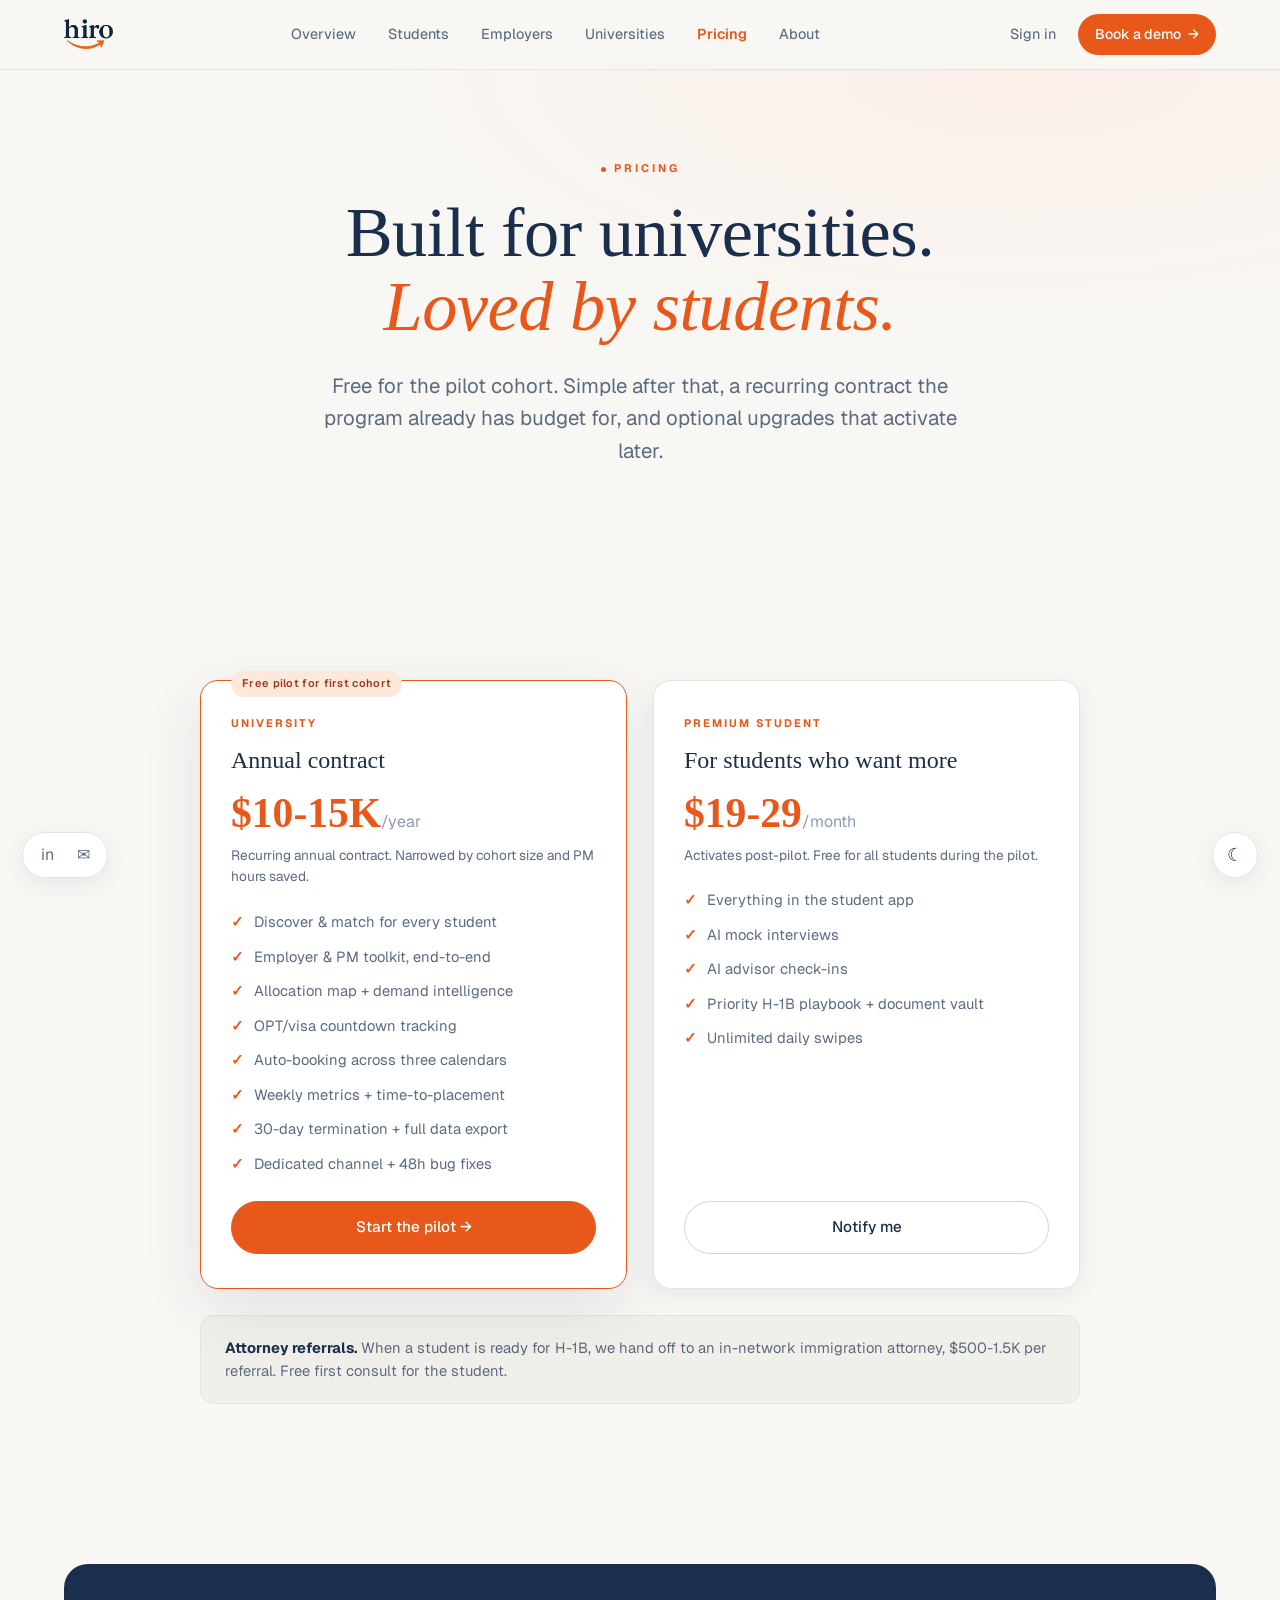
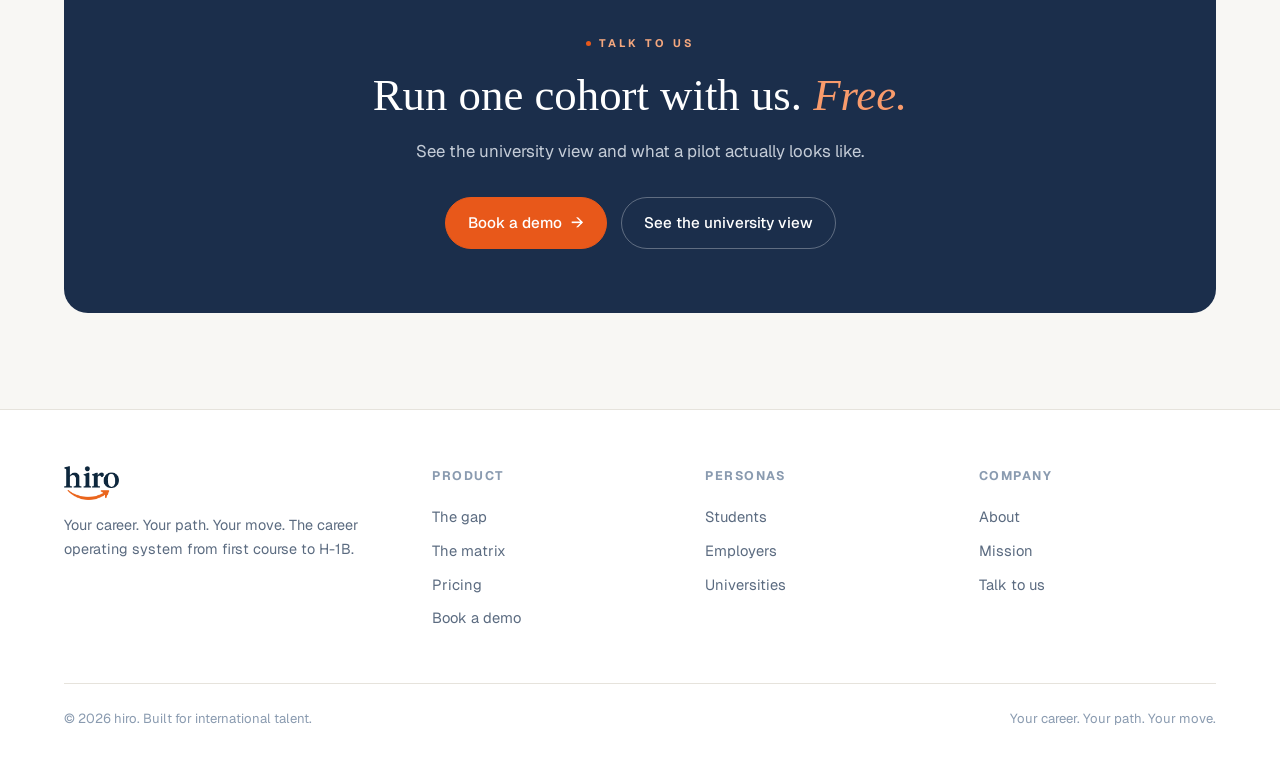
<file: pricing.html>
<!DOCTYPE html>
<html lang="en" data-theme="light">
<head>
<meta charset="UTF-8">
<meta name="viewport" content="width=device-width, initial-scale=1">
<title>hiro - pricing</title>
<meta name="description" content="Built for universities. Loved by students. Hiro pricing: university contracts, premium student features, and attorney referrals.">
<link rel="icon" href="assets/logo/hiro_app_icon.png">
<link rel="preconnect" href="https://fonts.googleapis.com">
<link rel="preconnect" href="https://fonts.gstatic.com" crossorigin>
<link href="https://fonts.googleapis.com/css2?family=Geist:wght@400;500;600;700&display=swap" rel="stylesheet">
<link rel="stylesheet" href="assets/style.css">
<script>
/* apply saved theme before paint */
(function(){try{var t=localStorage.getItem('hiro-theme');if(t)document.documentElement.setAttribute('data-theme',t);}catch(e){}})();
</script>
</head>
<body>

<!-- ============================ NAV ============================ -->
<header class="nav">
  <div class="nav__inner">
    <a class="brand" href="index.html" aria-label="hiro home">
      <img class="brand__logo brand__logo--light" src="assets/logo/hiro-wordmark.png" alt="hiro" width="49" height="30">
      <img class="brand__logo brand__logo--dark" src="assets/logo/hiro-wordmark-dark.png" alt="" aria-hidden="true" width="49" height="30">
    </a>
    <nav class="nav__links" aria-label="Primary">
      <a href="index.html">Overview</a>
      <a href="students.html">Students</a>
      <a href="employers.html">Employers</a>
      <a href="universities.html">Universities</a>
      <a href="pricing.html" class="is-active">Pricing</a>
      <a href="about.html">About</a>
    </nav>
    <div class="nav__cta">
      <a href="#" class="nav__signin">Sign in</a>
      <a href="#demo" class="nav__demo">Book a demo <span aria-hidden="true">→</span></a>
      <button class="nav__burger" aria-label="Open menu" aria-expanded="false">☰</button>
    </div>
  </div>
  <nav class="nav__mobile" aria-label="Mobile">
    <a href="index.html">Overview</a>
    <a href="students.html">Students</a>
    <a href="employers.html">Employers</a>
    <a href="universities.html">Universities</a>
    <a href="pricing.html" class="is-active">Pricing</a>
    <a href="about.html">About</a>
    <a href="#demo">Book a demo →</a>
  </nav>
</header>

<!-- ============================ HERO ============================ -->
<section class="hero">
  <div class="hero__inner" style="grid-template-columns:1fr;text-align:center">
    <div class="hero__copy" style="max-width:760px;margin:0 auto">
      <span class="eyebrow"><span class="dot"></span>Pricing</span>
      <h1 class="display">Built for universities. <span class="accent">Loved by students.</span></h1>
      <p class="lede" style="margin:0 auto">Free for the pilot cohort. Simple after that, a recurring contract the program already has budget for, and optional upgrades that activate later.</p>
    </div>
  </div>
</section>

<!-- ============================ PLANS ============================ -->
<section class="section--tight">
  <div class="wrap">
    <div class="price-grid reveal">
      <div class="pcard pcard--feat">
        <div class="pcard__tag"><span class="pill pill--or">Free pilot for first cohort</span></div>
        <div class="pcard__k">University</div>
        <div class="pcard__h">Annual contract</div>
        <div class="pcard__price"><span class="num">$10-15K</span><small>/year</small></div>
        <div class="pcard__note">Recurring annual contract. Narrowed by cohort size and PM hours saved.</div>
        <ul>
          <li>Discover &amp; match for every student</li>
          <li>Employer &amp; PM toolkit, end-to-end</li>
          <li>Allocation map + demand intelligence</li>
          <li>OPT/visa countdown tracking</li>
          <li>Auto-booking across three calendars</li>
          <li>Weekly metrics + time-to-placement</li>
          <li>30-day termination + full data export</li>
          <li>Dedicated channel + 48h bug fixes</li>
        </ul>
        <a href="#" class="btn btn--primary">Start the pilot →</a>
      </div>

      <div class="pcard">
        <div class="pcard__k">Premium student</div>
        <div class="pcard__h">For students who want more</div>
        <div class="pcard__price"><span class="num">$19-29</span><small>/month</small></div>
        <div class="pcard__note">Activates post-pilot. Free for all students during the pilot.</div>
        <ul>
          <li>Everything in the student app</li>
          <li>AI mock interviews</li>
          <li>AI advisor check-ins</li>
          <li>Priority H-1B playbook + document vault</li>
          <li>Unlimited daily swipes</li>
        </ul>
        <a href="#" class="btn btn--ghost">Notify me</a>
      </div>
    </div>

    <div class="price-foot reveal">
      <p><b>Attorney referrals.</b> When a student is ready for H-1B, we hand off to an in-network immigration attorney, $500-1.5K per referral. Free first consult for the student.</p>
    </div>
  </div>
</section>

<!-- ============================ CLOSING CTA ============================ -->
<section class="section" id="demo">
  <div class="wrap">
    <div class="cta-band reveal">
      <span class="eyebrow"><span class="dot"></span>Talk to us</span>
      <h2>Run one cohort with us. <span class="accent">Free.</span></h2>
      <p>See the university view and what a pilot actually looks like.</p>
      <div class="btn-row">
        <a href="#" class="btn btn--primary">Book a demo <span class="arr" aria-hidden="true">→</span></a>
        <a href="universities.html" class="btn btn--ghost" style="color:#fff;border-color:rgba(255,255,255,.3)">See the university view</a>
      </div>
    </div>
  </div>
</section>

<!-- ============================ FOOTER ============================ -->
<footer class="footer">
  <div class="wrap">
    <div class="footer__cols">
      <div class="footer__brand">
        <a class="brand" href="index.html" aria-label="hiro home">
          <img class="brand__logo brand__logo--light" src="assets/logo/hiro-wordmark.png" alt="hiro" width="55" height="34"><img class="brand__logo brand__logo--dark" src="assets/logo/hiro-wordmark-dark.png" alt="" aria-hidden="true" width="55" height="34">
        </a>
        <p>Your career. Your path. Your move. The career operating system from first course to H-1B.</p>
      </div>
      <div class="footer__col">
        <h6>Product</h6>
        <a href="index.html#how">The gap</a>
        <a href="index.html#how">The matrix</a>
        <a href="pricing.html">Pricing</a>
        <a href="#demo">Book a demo</a>
      </div>
      <div class="footer__col">
        <h6>Personas</h6>
        <a href="students.html">Students</a>
        <a href="employers.html">Employers</a>
        <a href="universities.html">Universities</a>
      </div>
      <div class="footer__col">
        <h6>Company</h6>
        <a href="about.html">About</a>
        <a href="about.html#mission">Mission</a>
        <a href="#demo">Talk to us</a>
      </div>
    </div>
    <div class="footer__bot">
      <p>© 2026 hiro. Built for international talent.</p>
      <p>Your career. Your path. Your move.</p>
    </div>
  </div>
</footer>

<!-- theme toggle + social pill -->
<button class="theme-toggle" aria-label="Switch theme" title="Toggle theme">
  <span class="moon" aria-hidden="true">☾</span><span class="sun" aria-hidden="true">☀</span>
</button>
<div class="social-pill" aria-label="Social links">
  <a href="#" aria-label="LinkedIn">in</a>
  <a href="#" aria-label="Email">✉</a>
</div>

<script src="assets/app.js"></script>
</body>
</html>
</file>
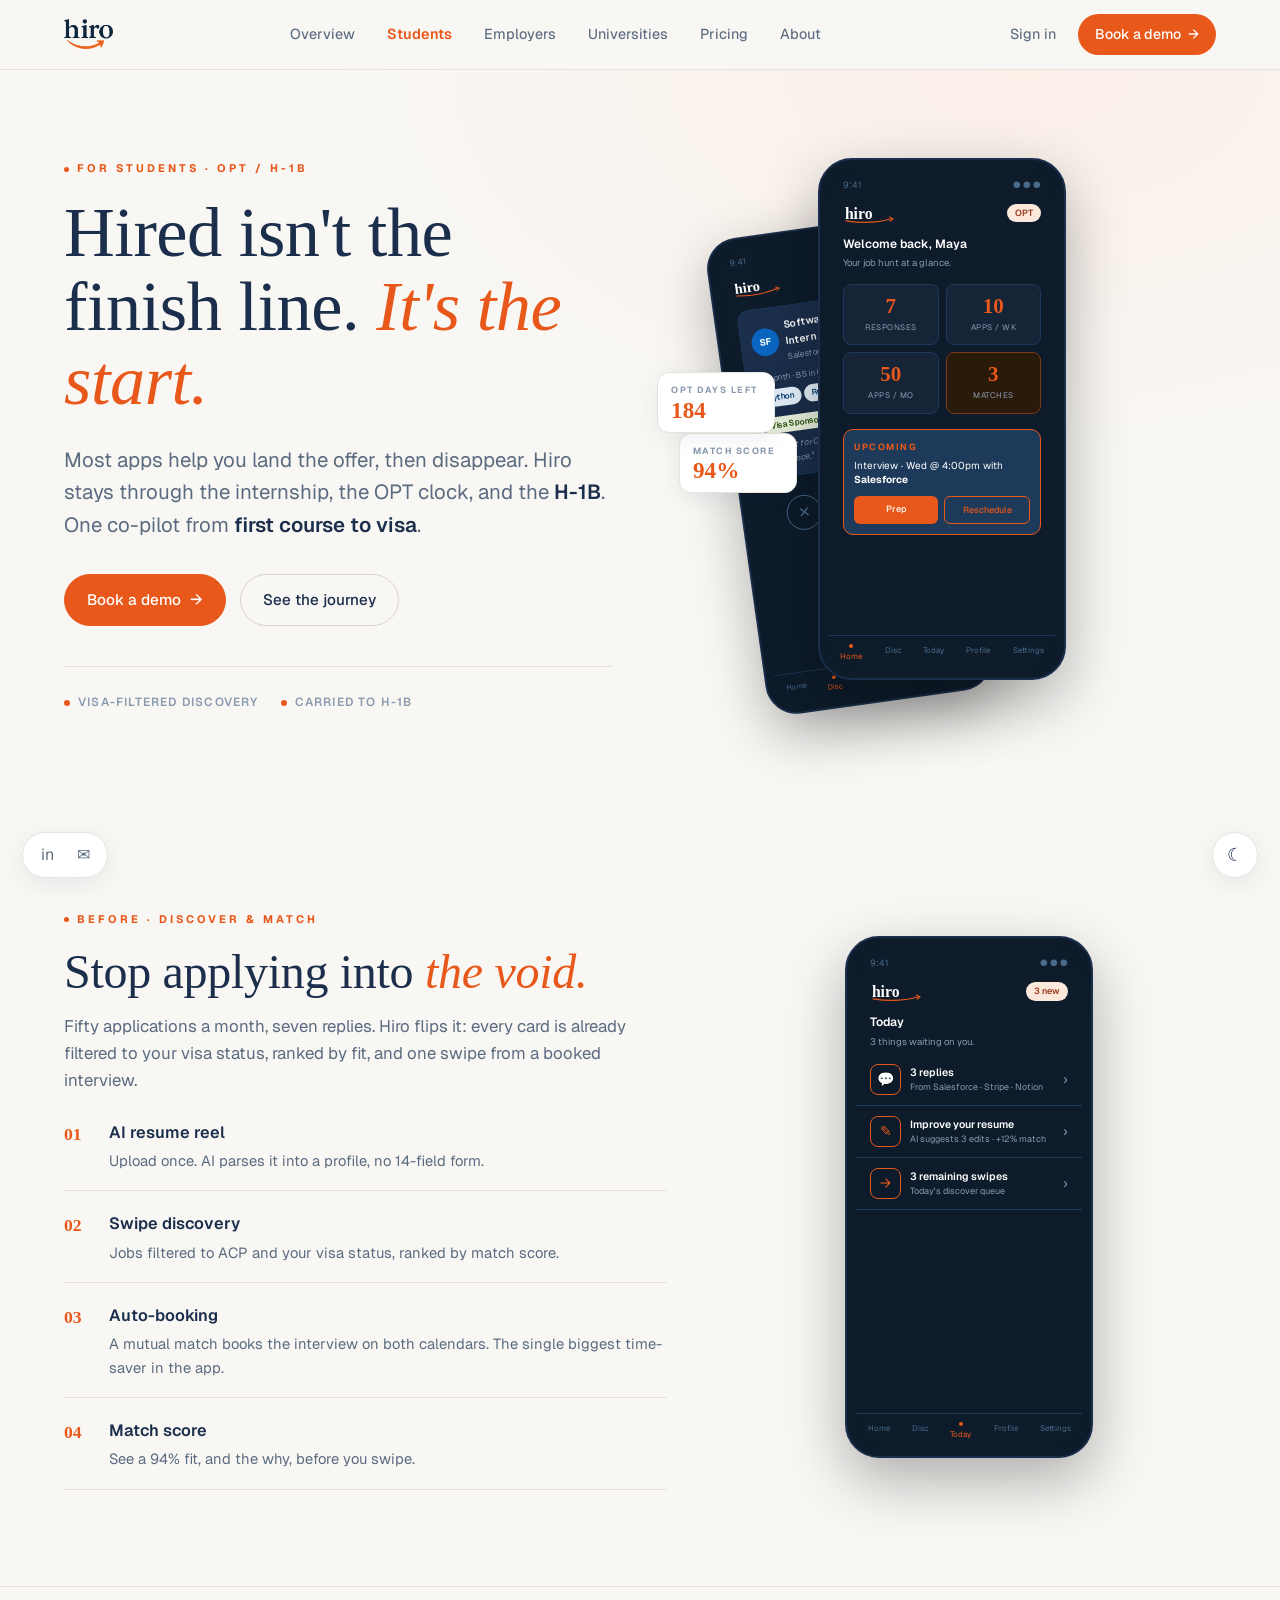
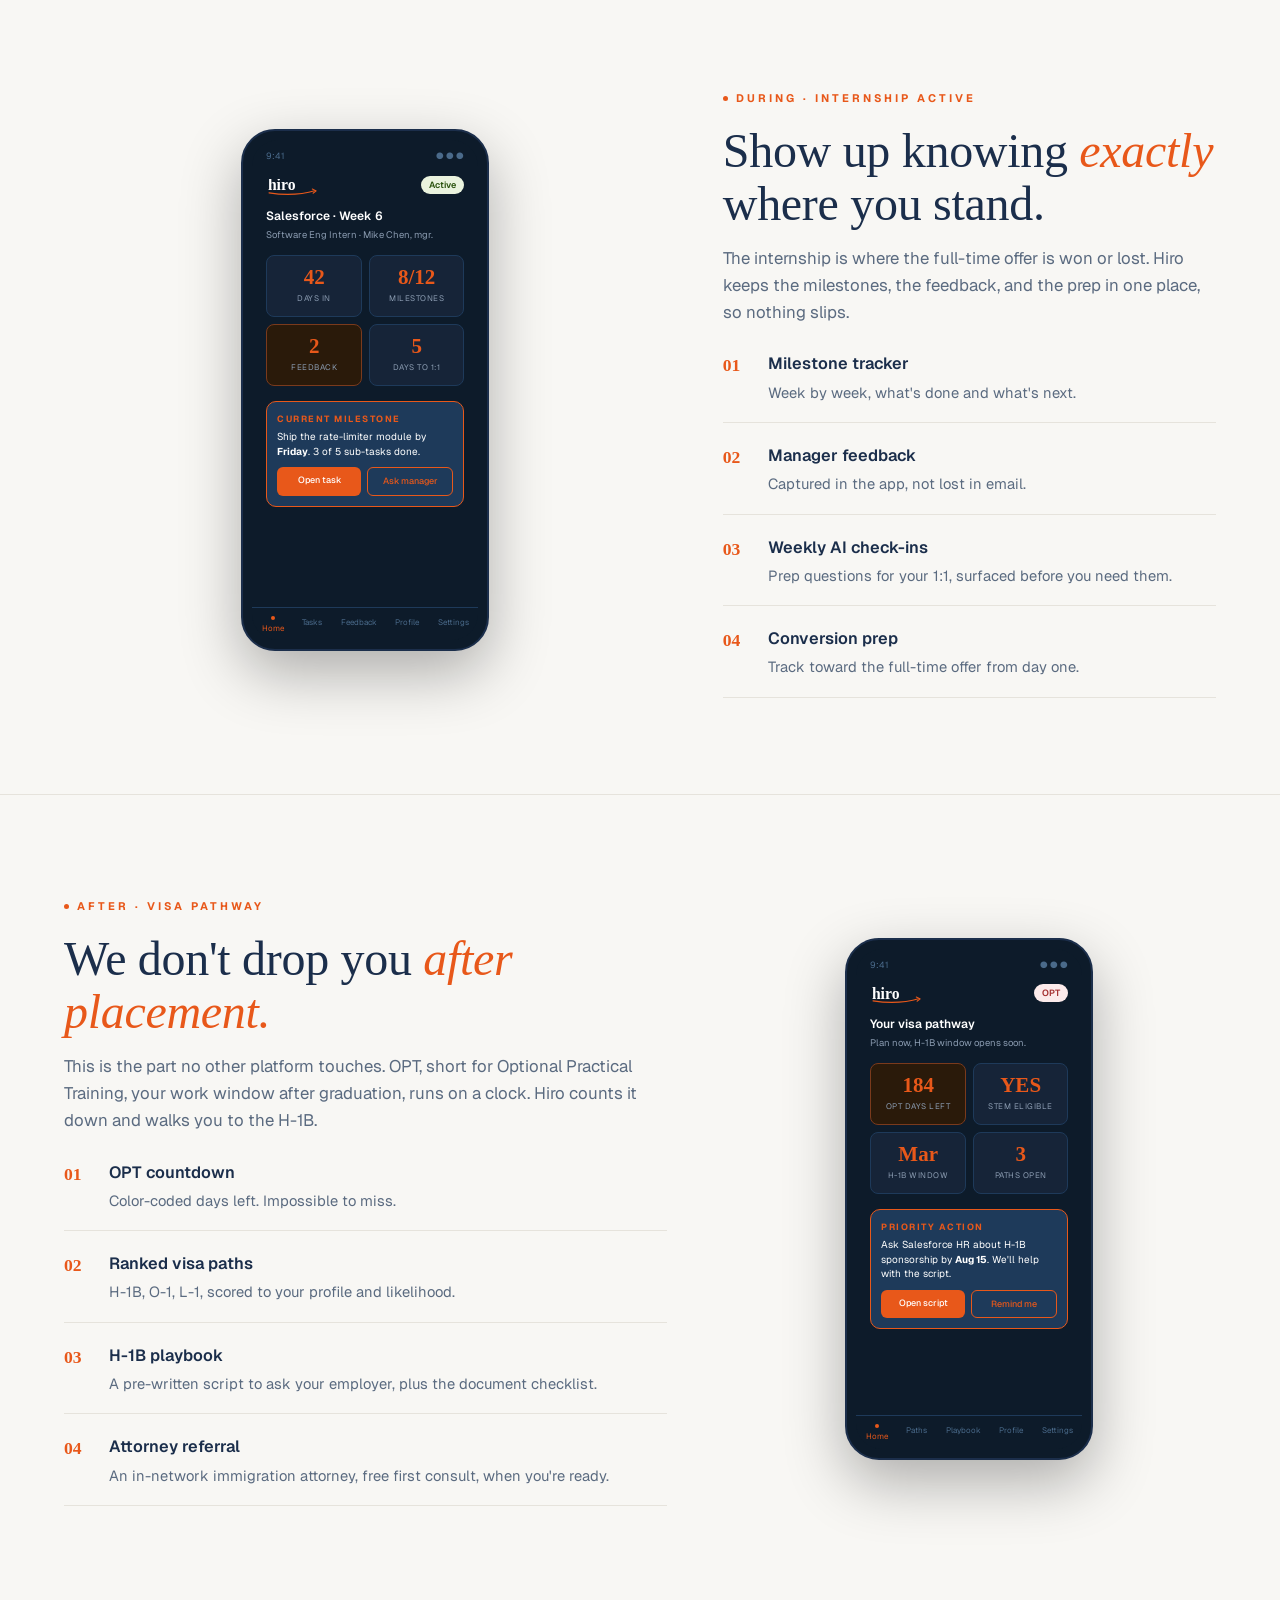
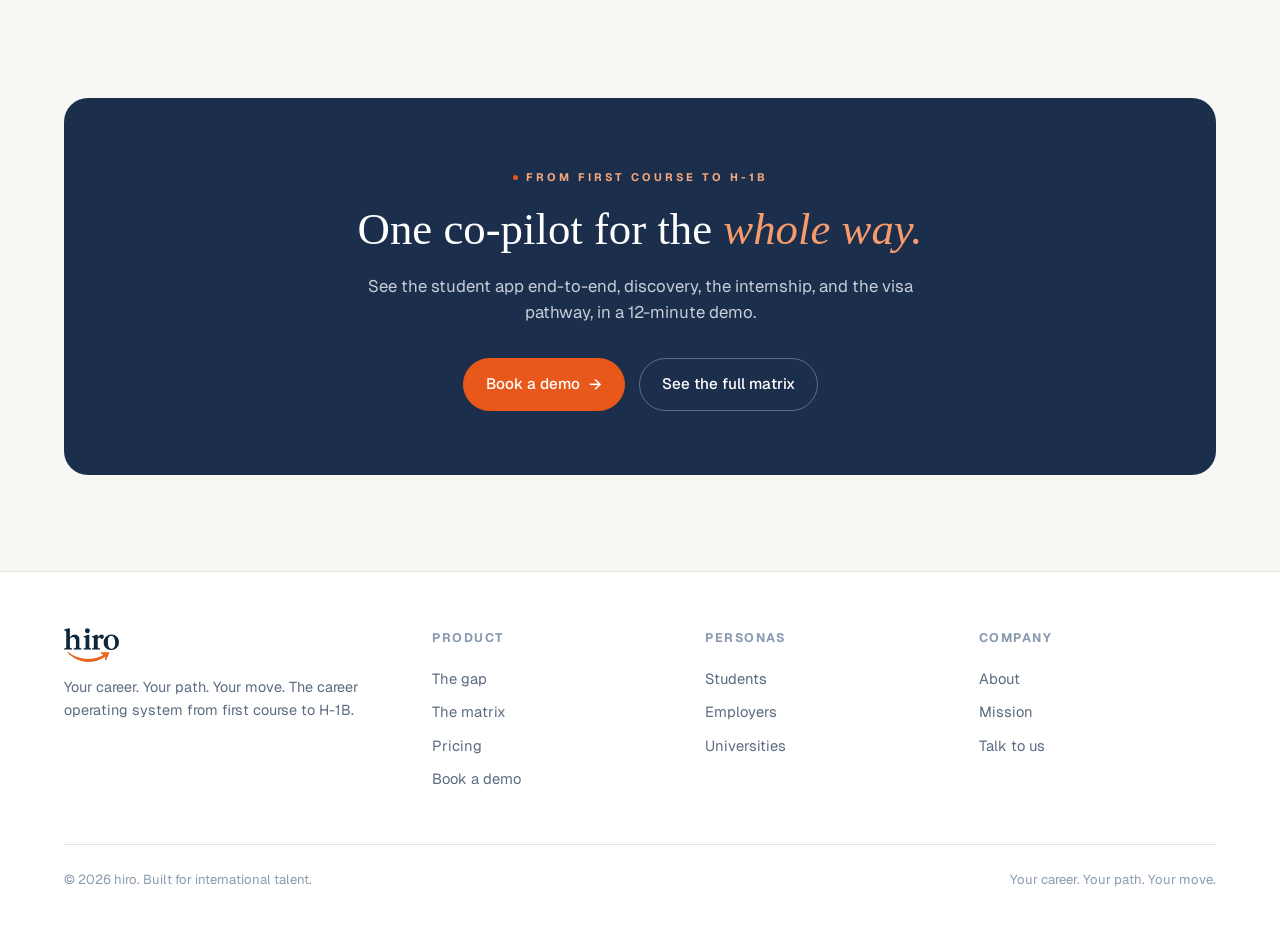
<file: students.html>
<!DOCTYPE html>
<html lang="en" data-theme="light">
<head>
<meta charset="UTF-8">
<meta name="viewport" content="width=device-width, initial-scale=1">
<title>hiro - for students</title>
<meta name="description" content="Hired isn't the finish line. It's the start. Hiro carries international students from swipe-discovery and match, through the internship, all the way to the H-1B.">
<link rel="icon" href="assets/logo/hiro_app_icon.png">
<link rel="preconnect" href="https://fonts.googleapis.com">
<link rel="preconnect" href="https://fonts.gstatic.com" crossorigin>
<link href="https://fonts.googleapis.com/css2?family=Geist:wght@400;500;600;700&display=swap" rel="stylesheet">
<link rel="stylesheet" href="assets/style.css">
<script>(function(){try{var t=localStorage.getItem('hiro-theme');if(t)document.documentElement.setAttribute('data-theme',t);}catch(e){}})();</script>
</head>
<body>

<!-- ============================ NAV ============================ -->
<header class="nav">
  <div class="nav__inner">
    <a class="brand" href="index.html" aria-label="hiro home">
      <img class="brand__logo brand__logo--light" src="assets/logo/hiro-wordmark.png" alt="hiro" width="49" height="30">
      <img class="brand__logo brand__logo--dark" src="assets/logo/hiro-wordmark-dark.png" alt="" aria-hidden="true" width="49" height="30">
    </a>
    <nav class="nav__links" aria-label="Primary">
      <a href="index.html">Overview</a>
      <a href="students.html" class="is-active">Students</a>
      <a href="employers.html">Employers</a>
      <a href="universities.html">Universities</a>
      <a href="pricing.html">Pricing</a>
      <a href="about.html">About</a>
    </nav>
    <div class="nav__cta">
      <a href="#" class="nav__signin">Sign in</a>
      <a href="#demo" class="nav__demo">Book a demo <span aria-hidden="true">→</span></a>
      <button class="nav__burger" aria-label="Open menu" aria-expanded="false">☰</button>
    </div>
  </div>
  <nav class="nav__mobile" aria-label="Mobile">
    <a href="index.html">Overview</a>
    <a href="students.html" class="is-active">Students</a>
    <a href="employers.html">Employers</a>
    <a href="universities.html">Universities</a>
    <a href="pricing.html">Pricing</a>
    <a href="about.html">About</a>
    <a href="#demo">Book a demo →</a>
  </nav>
</header>

<!-- ============================ HERO ============================ -->
<section class="hero">
  <div class="hero__inner">
    <div class="hero__copy">
      <span class="eyebrow"><span class="dot"></span>For students · OPT / H-1B</span>
      <h1 class="display">Hired isn't the finish line. <span class="accent">It's the start.</span></h1>
      <p class="lede">Most apps help you land the offer, then disappear. Hiro stays through the internship, the OPT clock, and the <b>H-1B</b>. One co-pilot from <b>first course to visa</b>.</p>
      <div class="btn-row">
        <a href="#demo" class="btn btn--primary">Book a demo <span class="arr" aria-hidden="true">→</span></a>
        <a href="#before" class="btn btn--ghost">See the journey</a>
      </div>
      <div class="trust-row">
        <span class="ti"><span class="dot"></span>Visa-filtered discovery</span>
        <span class="ti"><span class="dot"></span>Carried to H-1B</span>
      </div>
    </div>
    <div class="hero__art">
      <div class="phone-stack">
        <!-- swipe job card (s-before #2) -->
        <div class="phone ps-1">
          <div class="screen s-dk" role="img" aria-label="Swipe a job card: Software Engineer Intern at Salesforce, 94% match, visa sponsor, Python and React.">
            <div class="sb"><span>9:41</span><span>● ● ●</span></div>
            <div class="hdr">
              <svg width="58" height="22" viewBox="0 0 144 56" aria-hidden="true"><text x="3" y="42" font-family="Georgia,serif" font-size="40" font-weight="700" fill="#fff">hiro</text><path d="M6 48 Q70 58 124 42" stroke="#E8581A" stroke-width="3" fill="none" stroke-linecap="round"/><path d="M116 38 L126 43 L118 49" stroke="#E8581A" stroke-width="2.6" fill="none" stroke-linecap="round" stroke-linejoin="round"/></svg>
              <span class="s-pill s-gn">Visa+</span>
            </div>
            <div class="swc">
              <div style="display:flex;align-items:center;justify-content:space-between;margin-bottom:8px;">
                <div style="display:flex;align-items:center;gap:7px;">
                  <div class="av" style="background:#0A66C2;color:#fff;width:30px;height:30px;font-weight:700;font-size:10px;">SF</div>
                  <div><div style="font-size:11px;font-weight:600;color:#fff;">Software Eng Intern</div><div style="font-size:9px;color:#8A9BB0;">Salesforce</div></div>
                </div>
                <div style="font-size:15px;font-weight:700;color:#E8581A;font-family:Georgia,serif;">94%</div>
              </div>
              <div style="font-size:9px;color:#8A9BB0;margin-bottom:5px;">3-month · BS in CS · Master+ OK</div>
              <div style="display:flex;flex-wrap:wrap;gap:3px;margin-bottom:5px;">
                <span class="s-pill s-nv">Python</span><span class="s-pill s-nv">React</span>
              </div>
              <span class="s-pill s-gn">Visa Sponsor+</span>
              <div style="font-size:9px;color:#8A9BB0;margin-top:6px;font-style:italic;">"Perfect for CS grads with Python experience."</div>
            </div>
            <div style="display:flex;justify-content:space-around;padding:14px 26px 8px;">
              <div style="width:38px;height:38px;border-radius:50%;border:1.5px solid #4A6A8A;display:flex;align-items:center;justify-content:center;font-size:16px;color:#4A6A8A;">&#10005;</div>
              <div style="font-size:8px;color:#4A6A8A;align-self:center;">SWIPE</div>
              <div style="width:38px;height:38px;border-radius:50%;border:1.5px solid #E8581A;display:flex;align-items:center;justify-content:center;font-size:16px;color:#E8581A;">&#10003;</div>
            </div>
            <div class="tbar"><div class="ti-tab">Home</div><div class="ti-tab ac"><div class="td"></div>Disc</div><div class="ti-tab">Today</div><div class="ti-tab">Profile</div><div class="ti-tab">Settings</div></div>
          </div>
        </div>
        <!-- dashboard (s-before #1) -->
        <div class="phone ps-2">
          <div class="screen s-dk" role="img" aria-label="Student dashboard for Maya: 7 responses, 10 applications this week, 3 matches, upcoming Salesforce interview.">
            <div class="sb"><span>9:41</span><span>● ● ●</span></div>
            <div class="hdr">
              <svg width="58" height="22" viewBox="0 0 144 56" aria-hidden="true"><text x="3" y="42" font-family="Georgia,serif" font-size="40" font-weight="700" fill="#fff">hiro</text><path d="M6 48 Q70 58 124 42" stroke="#E8581A" stroke-width="3" fill="none" stroke-linecap="round"/><path d="M116 38 L126 43 L118 49" stroke="#E8581A" stroke-width="2.6" fill="none" stroke-linecap="round" stroke-linejoin="round"/></svg>
              <span class="s-pill s-or">OPT</span>
            </div>
            <div class="ttl">Welcome back, Maya</div>
            <div class="sub">Your job hunt at a glance.</div>
            <div class="kpi-grid">
              <div class="kpi"><div class="kpi-n">7</div><div class="kpi-l">RESPONSES</div></div>
              <div class="kpi"><div class="kpi-n">10</div><div class="kpi-l">APPS / WK</div></div>
              <div class="kpi"><div class="kpi-n">50</div><div class="kpi-l">APPS / MO</div></div>
              <div class="kpi al"><div class="kpi-n">3</div><div class="kpi-l">MATCHES</div></div>
            </div>
            <div class="cl">
              <div class="cl-t">UPCOMING</div>
              <div class="cl-d">Interview · Wed @ 4:00pm with <b>Salesforce</b></div>
              <div class="cl-row"><div class="cl-btn pri">Prep</div><div class="cl-btn sec">Reschedule</div></div>
            </div>
            <div class="tbar"><div class="ti-tab ac"><div class="td"></div>Home</div><div class="ti-tab">Disc</div><div class="ti-tab">Today</div><div class="ti-tab">Profile</div><div class="ti-tab">Settings</div></div>
          </div>
        </div>
        <div class="chip chip--a"><span class="chip__l">Match score</span><span class="chip__v">94%</span></div>
        <div class="chip chip--b"><span class="chip__l">OPT days left</span><span class="chip__v">184</span></div>
      </div>
    </div>
  </div>
</section>

<!-- ====================== BEFORE ====================== -->
<section class="section" id="before">
  <div class="wrap">
    <div class="stage reveal">
      <div class="stage__copy">
        <span class="eyebrow"><span class="dot"></span>Before · discover &amp; match</span>
        <h2 class="h-sec">Stop applying into <span class="accent">the void.</span></h2>
        <p class="sub-lede">Fifty applications a month, seven replies. Hiro flips it: every card is already filtered to your visa status, ranked by fit, and one swipe from a booked interview.</p>
        <div class="cap-list">
          <div class="cap"><span class="cap__n">01</span><div class="cap__b"><h5>AI resume reel</h5><p>Upload once. AI parses it into a profile, no 14-field form.</p></div></div>
          <div class="cap"><span class="cap__n">02</span><div class="cap__b"><h5>Swipe discovery</h5><p>Jobs filtered to ACP and your visa status, ranked by match score.</p></div></div>
          <div class="cap"><span class="cap__n">03</span><div class="cap__b"><h5>Auto-booking</h5><p>A mutual match books the interview on both calendars. The single biggest time-saver in the app.</p></div></div>
          <div class="cap"><span class="cap__n">04</span><div class="cap__b"><h5>Match score</h5><p>See a 94% fit, and the why, before you swipe.</p></div></div>
        </div>
      </div>
      <div class="stage__art">
        <div class="phone">
          <div class="screen s-dk" role="img" aria-label="Today inbox: 3 replies from Salesforce, Stripe and Notion; an AI resume suggestion; remaining swipes.">
            <div class="sb"><span>9:41</span><span>● ● ●</span></div>
            <div class="hdr">
              <svg width="58" height="22" viewBox="0 0 144 56" aria-hidden="true"><text x="3" y="42" font-family="Georgia,serif" font-size="40" font-weight="700" fill="#fff">hiro</text><path d="M6 48 Q70 58 124 42" stroke="#E8581A" stroke-width="3" fill="none" stroke-linecap="round"/><path d="M116 38 L126 43 L118 49" stroke="#E8581A" stroke-width="2.6" fill="none" stroke-linecap="round" stroke-linejoin="round"/></svg>
              <span class="s-pill s-or">3 new</span>
            </div>
            <div class="ttl">Today</div>
            <div class="sub">3 things waiting on you.</div>
            <div class="ib"><div class="ib-ic">💬</div><div class="ib-t"><b>3 replies</b><br><span class="mut">From Salesforce · Stripe · Notion</span></div><div class="ib-arr">›</div></div>
            <div class="ib"><div class="ib-ic">✎</div><div class="ib-t"><b>Improve your resume</b><br><span class="mut">AI suggests 3 edits · +12% match</span></div><div class="ib-arr">›</div></div>
            <div class="ib"><div class="ib-ic">→</div><div class="ib-t"><b>3 remaining swipes</b><br><span class="mut">Today's discover queue</span></div><div class="ib-arr">›</div></div>
            <div class="tbar"><div class="ti-tab">Home</div><div class="ti-tab">Disc</div><div class="ti-tab ac"><div class="td"></div>Today</div><div class="ti-tab">Profile</div><div class="ti-tab">Settings</div></div>
          </div>
        </div>
      </div>
    </div>
  </div>
</section>

<div class="divider"></div>

<!-- ====================== DURING ====================== -->
<section class="section" id="during">
  <div class="wrap">
    <div class="stage stage--rev reveal">
      <div class="stage__copy">
        <span class="eyebrow"><span class="dot"></span>During · internship active</span>
        <h2 class="h-sec">Show up knowing <span class="accent">exactly</span> where you stand.</h2>
        <p class="sub-lede">The internship is where the full-time offer is won or lost. Hiro keeps the milestones, the feedback, and the prep in one place, so nothing slips.</p>
        <div class="cap-list">
          <div class="cap"><span class="cap__n">01</span><div class="cap__b"><h5>Milestone tracker</h5><p>Week by week, what's done and what's next.</p></div></div>
          <div class="cap"><span class="cap__n">02</span><div class="cap__b"><h5>Manager feedback</h5><p>Captured in the app, not lost in email.</p></div></div>
          <div class="cap"><span class="cap__n">03</span><div class="cap__b"><h5>Weekly AI check-ins</h5><p>Prep questions for your 1:1, surfaced before you need them.</p></div></div>
          <div class="cap"><span class="cap__n">04</span><div class="cap__b"><h5>Conversion prep</h5><p>Track toward the full-time offer from day one.</p></div></div>
        </div>
      </div>
      <div class="stage__art">
        <div class="phone">
          <div class="screen s-dk" role="img" aria-label="Internship dashboard: Salesforce week 6, 42 days in, 8 of 12 milestones, current milestone is the rate-limiter module.">
            <div class="sb"><span>9:41</span><span>● ● ●</span></div>
            <div class="hdr">
              <svg width="58" height="22" viewBox="0 0 144 56" aria-hidden="true"><text x="3" y="42" font-family="Georgia,serif" font-size="40" font-weight="700" fill="#fff">hiro</text><path d="M6 48 Q70 58 124 42" stroke="#E8581A" stroke-width="3" fill="none" stroke-linecap="round"/><path d="M116 38 L126 43 L118 49" stroke="#E8581A" stroke-width="2.6" fill="none" stroke-linecap="round" stroke-linejoin="round"/></svg>
              <span class="s-pill s-gn">Active</span>
            </div>
            <div class="ttl">Salesforce · Week 6</div>
            <div class="sub">Software Eng Intern · Mike Chen, mgr.</div>
            <div class="kpi-grid">
              <div class="kpi"><div class="kpi-n">42</div><div class="kpi-l">DAYS IN</div></div>
              <div class="kpi"><div class="kpi-n">8/12</div><div class="kpi-l">MILESTONES</div></div>
              <div class="kpi al"><div class="kpi-n">2</div><div class="kpi-l">FEEDBACK</div></div>
              <div class="kpi"><div class="kpi-n">5</div><div class="kpi-l">DAYS TO 1:1</div></div>
            </div>
            <div class="cl">
              <div class="cl-t">CURRENT MILESTONE</div>
              <div class="cl-d">Ship the rate-limiter module by <b>Friday</b>. 3 of 5 sub-tasks done.</div>
              <div class="cl-row"><div class="cl-btn pri">Open task</div><div class="cl-btn sec">Ask manager</div></div>
            </div>
            <div class="tbar"><div class="ti-tab ac"><div class="td"></div>Home</div><div class="ti-tab">Tasks</div><div class="ti-tab">Feedback</div><div class="ti-tab">Profile</div><div class="ti-tab">Settings</div></div>
          </div>
        </div>
      </div>
    </div>
  </div>
</section>

<div class="divider"></div>

<!-- ====================== AFTER ====================== -->
<section class="section" id="after">
  <div class="wrap">
    <div class="stage reveal">
      <div class="stage__copy">
        <span class="eyebrow"><span class="dot"></span>After · visa pathway</span>
        <h2 class="h-sec">We don't drop you <span class="accent">after placement.</span></h2>
        <p class="sub-lede">This is the part no other platform touches. OPT, short for Optional Practical Training, your work window after graduation, runs on a clock. Hiro counts it down and walks you to the H-1B.</p>
        <div class="cap-list">
          <div class="cap"><span class="cap__n">01</span><div class="cap__b"><h5>OPT countdown</h5><p>Color-coded days left. Impossible to miss.</p></div></div>
          <div class="cap"><span class="cap__n">02</span><div class="cap__b"><h5>Ranked visa paths</h5><p>H-1B, O-1, L-1, scored to your profile and likelihood.</p></div></div>
          <div class="cap"><span class="cap__n">03</span><div class="cap__b"><h5>H-1B playbook</h5><p>A pre-written script to ask your employer, plus the document checklist.</p></div></div>
          <div class="cap"><span class="cap__n">04</span><div class="cap__b"><h5>Attorney referral</h5><p>An in-network immigration attorney, free first consult, when you're ready.</p></div></div>
        </div>
      </div>
      <div class="stage__art">
        <div class="phone">
          <div class="screen s-dk" role="img" aria-label="Visa pathway dashboard: 184 OPT days left, STEM eligible, H-1B window in March, 3 paths open.">
            <div class="sb"><span>9:41</span><span>● ● ●</span></div>
            <div class="hdr">
              <svg width="58" height="22" viewBox="0 0 144 56" aria-hidden="true"><text x="3" y="42" font-family="Georgia,serif" font-size="40" font-weight="700" fill="#fff">hiro</text><path d="M6 48 Q70 58 124 42" stroke="#E8581A" stroke-width="3" fill="none" stroke-linecap="round"/><path d="M116 38 L126 43 L118 49" stroke="#E8581A" stroke-width="2.6" fill="none" stroke-linecap="round" stroke-linejoin="round"/></svg>
              <span class="s-pill s-rd">OPT</span>
            </div>
            <div class="ttl">Your visa pathway</div>
            <div class="sub">Plan now, H-1B window opens soon.</div>
            <div class="kpi-grid">
              <div class="kpi al"><div class="kpi-n">184</div><div class="kpi-l">OPT DAYS LEFT</div></div>
              <div class="kpi"><div class="kpi-n">YES</div><div class="kpi-l">STEM ELIGIBLE</div></div>
              <div class="kpi"><div class="kpi-n">Mar</div><div class="kpi-l">H-1B WINDOW</div></div>
              <div class="kpi"><div class="kpi-n">3</div><div class="kpi-l">PATHS OPEN</div></div>
            </div>
            <div class="cl">
              <div class="cl-t">PRIORITY ACTION</div>
              <div class="cl-d">Ask Salesforce HR about H-1B sponsorship by <b>Aug 15</b>. We'll help with the script.</div>
              <div class="cl-row"><div class="cl-btn pri">Open script</div><div class="cl-btn sec">Remind me</div></div>
            </div>
            <div class="tbar"><div class="ti-tab ac"><div class="td"></div>Home</div><div class="ti-tab">Paths</div><div class="ti-tab">Playbook</div><div class="ti-tab">Profile</div><div class="ti-tab">Settings</div></div>
          </div>
        </div>
      </div>
    </div>
  </div>
</section>

<!-- ====================== CLOSING CTA ====================== -->
<section class="section" id="demo">
  <div class="wrap">
    <div class="cta-band reveal">
      <span class="eyebrow"><span class="dot"></span>From first course to H-1B</span>
      <h2>One co-pilot for the <span class="accent">whole way.</span></h2>
      <p>See the student app end-to-end, discovery, the internship, and the visa pathway, in a 12-minute demo.</p>
      <div class="btn-row">
        <a href="#" class="btn btn--primary">Book a demo <span class="arr" aria-hidden="true">→</span></a>
        <a href="index.html#how" class="btn btn--ghost" style="color:#fff;border-color:rgba(255,255,255,.3)">See the full matrix</a>
      </div>
    </div>
  </div>
</section>

<!-- ============================ FOOTER ============================ -->
<footer class="footer">
  <div class="wrap">
    <div class="footer__cols">
      <div class="footer__brand">
        <a class="brand" href="index.html" aria-label="hiro home">
          <img class="brand__logo brand__logo--light" src="assets/logo/hiro-wordmark.png" alt="hiro" width="55" height="34"><img class="brand__logo brand__logo--dark" src="assets/logo/hiro-wordmark-dark.png" alt="" aria-hidden="true" width="55" height="34">
        </a>
        <p>Your career. Your path. Your move. The career operating system from first course to H-1B.</p>
      </div>
      <div class="footer__col">
        <h6>Product</h6>
        <a href="index.html#how">The gap</a>
        <a href="index.html#how">The matrix</a>
        <a href="pricing.html">Pricing</a>
        <a href="#demo">Book a demo</a>
      </div>
      <div class="footer__col">
        <h6>Personas</h6>
        <a href="students.html">Students</a>
        <a href="employers.html">Employers</a>
        <a href="universities.html">Universities</a>
      </div>
      <div class="footer__col">
        <h6>Company</h6>
        <a href="about.html">About</a>
        <a href="about.html#mission">Mission</a>
        <a href="#demo">Talk to us</a>
      </div>
    </div>
    <div class="footer__bot">
      <p>© 2026 hiro. Built for international talent.</p>
      <p>Your career. Your path. Your move.</p>
    </div>
  </div>
</footer>

<button class="theme-toggle" aria-label="Switch theme" title="Toggle theme">
  <span class="moon" aria-hidden="true">☾</span><span class="sun" aria-hidden="true">☀</span>
</button>
<div class="social-pill" aria-label="Social links">
  <a href="#" aria-label="LinkedIn">in</a>
  <a href="#" aria-label="Email">✉</a>
</div>

<script src="assets/app.js"></script>
</body>
</html>
</file>
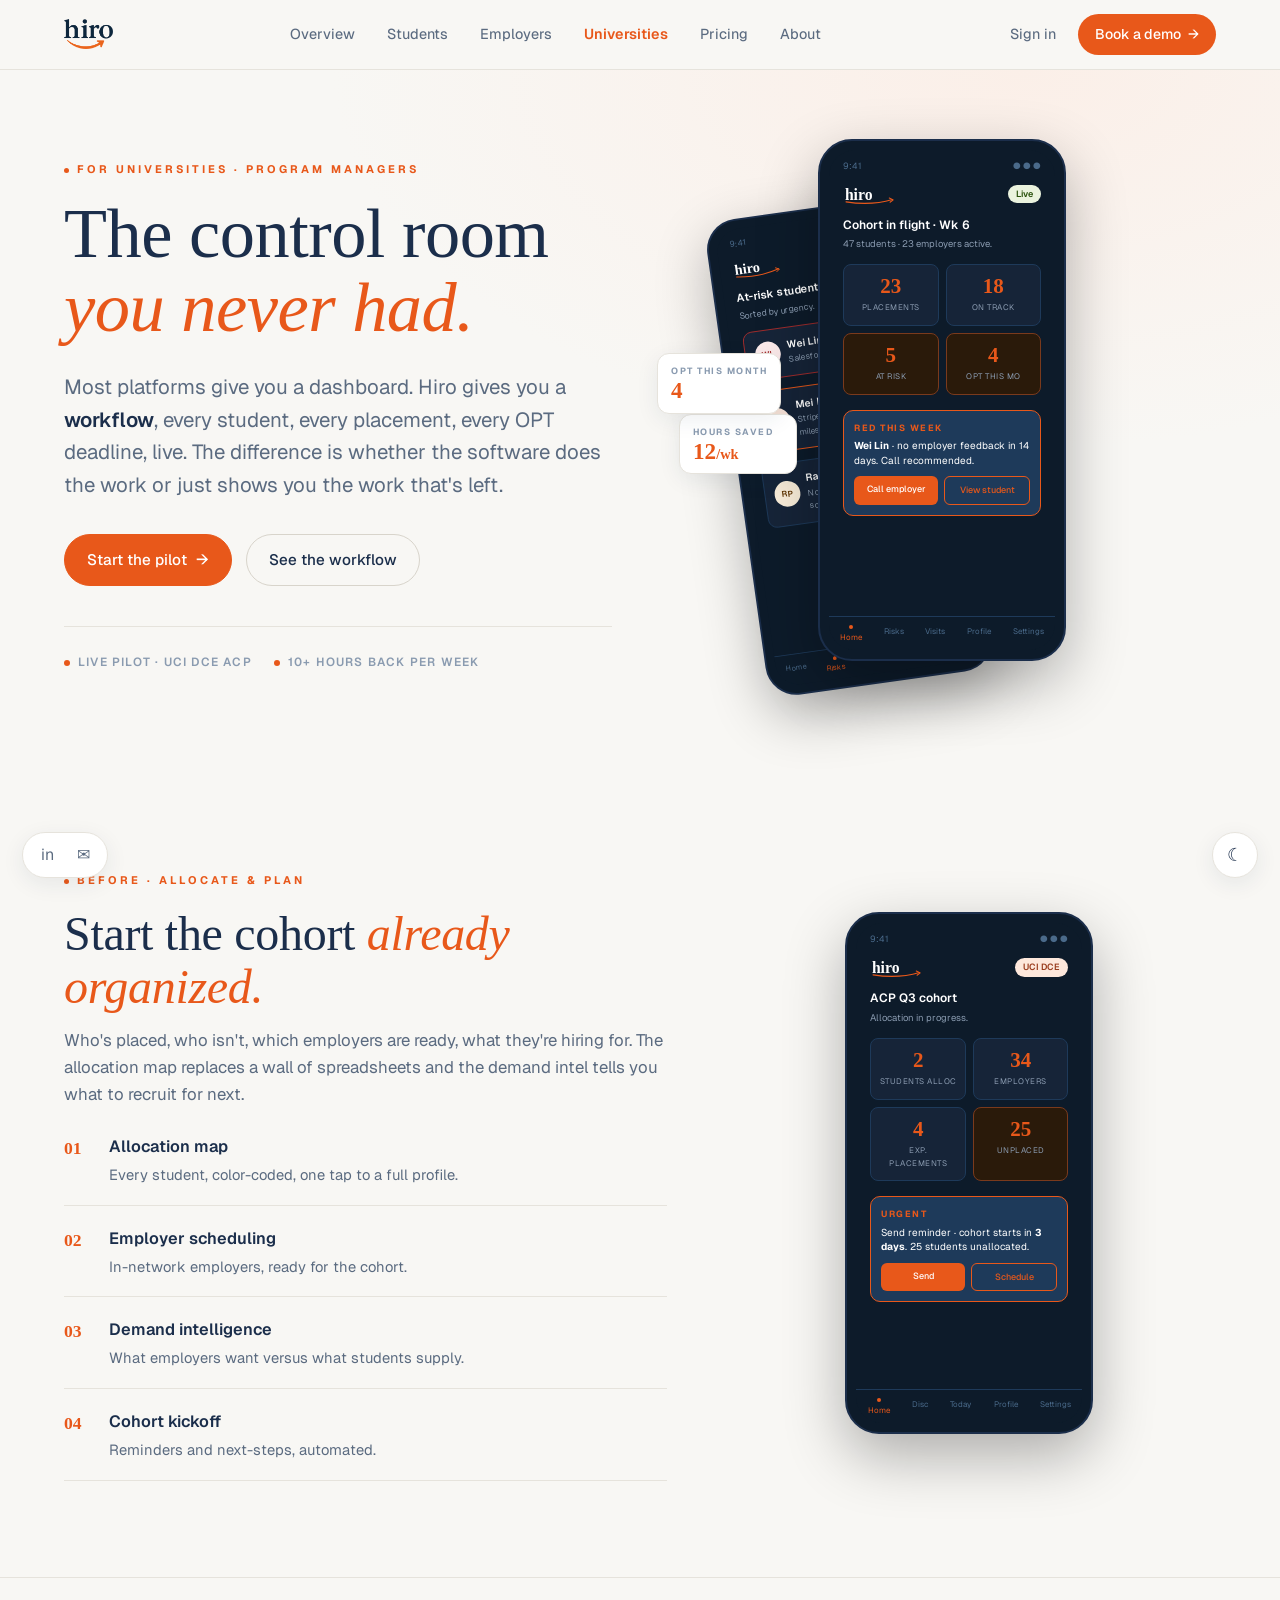
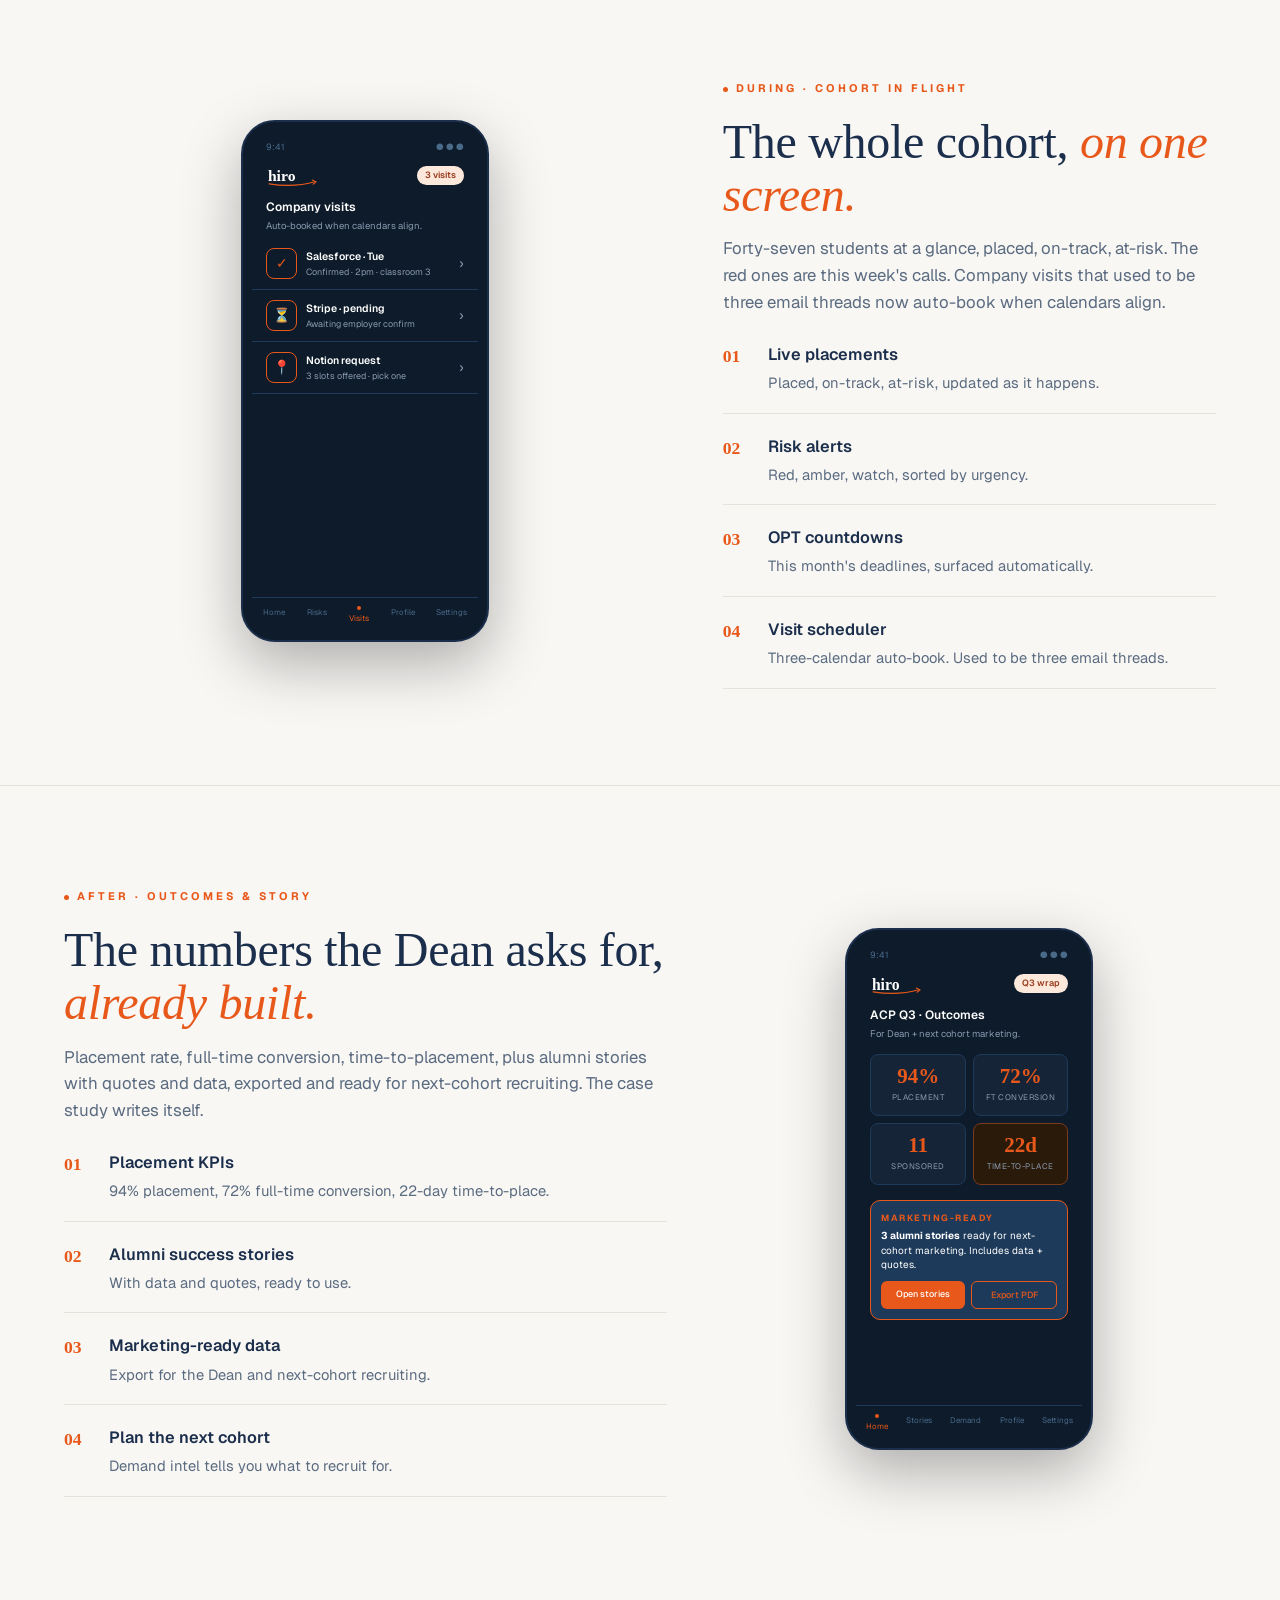
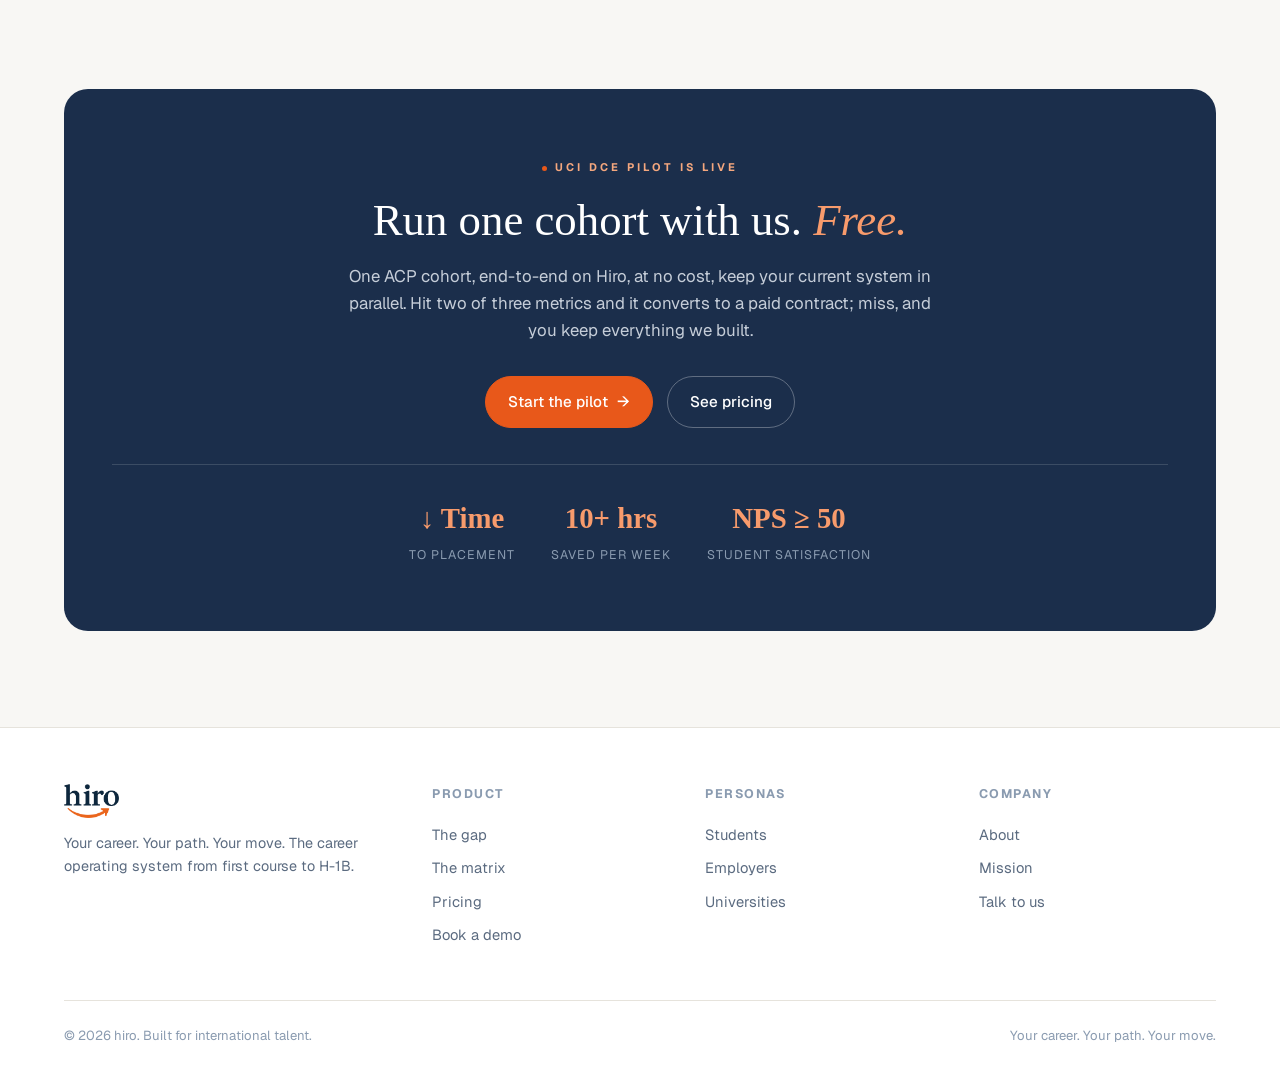
<file: universities.html>
<!DOCTYPE html>
<html lang="en" data-theme="light">
<head>
<meta charset="UTF-8">
<meta name="viewport" content="width=device-width, initial-scale=1">
<title>hiro - for universities</title>
<meta name="description" content="The control room you never had. Hiro gives program managers an allocation map, live risk alerts, OPT countdowns, and marketing-ready outcomes, workflow software, not a dashboard.">
<link rel="icon" href="assets/logo/hiro_app_icon.png">
<link rel="preconnect" href="https://fonts.googleapis.com">
<link rel="preconnect" href="https://fonts.gstatic.com" crossorigin>
<link href="https://fonts.googleapis.com/css2?family=Geist:wght@400;500;600;700&display=swap" rel="stylesheet">
<link rel="stylesheet" href="assets/style.css">
<script>(function(){try{var t=localStorage.getItem('hiro-theme');if(t)document.documentElement.setAttribute('data-theme',t);}catch(e){}})();</script>
</head>
<body>

<!-- ============================ NAV ============================ -->
<header class="nav">
  <div class="nav__inner">
    <a class="brand" href="index.html" aria-label="hiro home">
      <img class="brand__logo brand__logo--light" src="assets/logo/hiro-wordmark.png" alt="hiro" width="49" height="30">
      <img class="brand__logo brand__logo--dark" src="assets/logo/hiro-wordmark-dark.png" alt="" aria-hidden="true" width="49" height="30">
    </a>
    <nav class="nav__links" aria-label="Primary">
      <a href="index.html">Overview</a>
      <a href="students.html">Students</a>
      <a href="employers.html">Employers</a>
      <a href="universities.html" class="is-active">Universities</a>
      <a href="pricing.html">Pricing</a>
      <a href="about.html">About</a>
    </nav>
    <div class="nav__cta">
      <a href="#" class="nav__signin">Sign in</a>
      <a href="#demo" class="nav__demo">Book a demo <span aria-hidden="true">→</span></a>
      <button class="nav__burger" aria-label="Open menu" aria-expanded="false">☰</button>
    </div>
  </div>
  <nav class="nav__mobile" aria-label="Mobile">
    <a href="index.html">Overview</a>
    <a href="students.html">Students</a>
    <a href="employers.html">Employers</a>
    <a href="universities.html" class="is-active">Universities</a>
    <a href="pricing.html">Pricing</a>
    <a href="about.html">About</a>
    <a href="#demo">Book a demo →</a>
  </nav>
</header>

<!-- ============================ HERO ============================ -->
<section class="hero">
  <div class="hero__inner">
    <div class="hero__copy">
      <span class="eyebrow"><span class="dot"></span>For universities · program managers</span>
      <h1 class="display">The control room <span class="accent">you never had.</span></h1>
      <p class="lede">Most platforms give you a dashboard. Hiro gives you a <b>workflow</b>, every student, every placement, every OPT deadline, live. The difference is whether the software does the work or just shows you the work that's left.</p>
      <div class="btn-row">
        <a href="#demo" class="btn btn--primary">Start the pilot <span class="arr" aria-hidden="true">→</span></a>
        <a href="#before" class="btn btn--ghost">See the workflow</a>
      </div>
      <div class="trust-row">
        <span class="ti"><span class="dot"></span>Live pilot · UCI DCE ACP</span>
        <span class="ti"><span class="dot"></span>10+ hours back per week</span>
      </div>
    </div>
    <div class="hero__art">
      <div class="phone-stack">
        <!-- at-risk list (pm-during #2) -->
        <div class="phone ps-1">
          <div class="screen s-dk" role="img" aria-label="At-risk students sorted by urgency: Wei Lin red, Mei Ren amber, Raj Patel watch.">
            <div class="sb"><span>9:41</span><span>● ● ●</span></div>
            <div class="hdr">
              <svg width="58" height="22" viewBox="0 0 144 56" aria-hidden="true"><text x="3" y="42" font-family="Georgia,serif" font-size="40" font-weight="700" fill="#fff">hiro</text><path d="M6 48 Q70 58 124 42" stroke="#E8581A" stroke-width="3" fill="none" stroke-linecap="round"/><path d="M116 38 L126 43 L118 49" stroke="#E8581A" stroke-width="2.6" fill="none" stroke-linecap="round" stroke-linejoin="round"/></svg>
              <span class="s-pill s-rd">5 risk</span>
            </div>
            <div class="ttl">At-risk students</div>
            <div class="sub">Sorted by urgency.</div>
            <div class="dcard" style="border-color:#A32D2D;"><div style="display:flex;align-items:center;gap:8px;"><div class="av" style="background:#FCEBEB;color:#A32D2D;">WL</div><div style="flex:1;"><div style="font-size:11px;font-weight:600;color:#fff;">Wei Lin</div><div style="font-size:9px;color:#8A9BB0;">Salesforce · no FB 14d</div></div><span class="s-pill s-rd">Red</span></div></div>
            <div class="dcard" style="border-color:#E8581A;"><div style="display:flex;align-items:center;gap:8px;"><div class="av" style="background:#FDE8DC;color:#993C1D;">MR</div><div style="flex:1;"><div style="font-size:11px;font-weight:600;color:#fff;">Mei Ren</div><div style="font-size:9px;color:#8A9BB0;">Stripe · missed 2 milestones</div></div><span class="s-pill s-or">Amber</span></div></div>
            <div class="dcard"><div style="display:flex;align-items:center;gap:8px;"><div class="av" style="background:#FAEEDA;color:#633806;">RP</div><div style="flex:1;"><div style="font-size:11px;font-weight:600;color:#fff;">Raj Patel</div><div style="font-size:9px;color:#8A9BB0;">Notion · OPT expires soon</div></div><span class="s-pill s-yw">Watch</span></div></div>
            <div class="tbar"><div class="ti-tab">Home</div><div class="ti-tab ac"><div class="td"></div>Risks</div><div class="ti-tab">Visits</div><div class="ti-tab">Profile</div><div class="ti-tab">Settings</div></div>
          </div>
        </div>
        <!-- live cohort dashboard (pm-during #1) -->
        <div class="phone ps-2">
          <div class="screen s-dk" role="img" aria-label="Live cohort dashboard week 6: 47 students, 23 placements, 18 on track, 5 at risk, 4 OPT deadlines this month.">
            <div class="sb"><span>9:41</span><span>● ● ●</span></div>
            <div class="hdr">
              <svg width="58" height="22" viewBox="0 0 144 56" aria-hidden="true"><text x="3" y="42" font-family="Georgia,serif" font-size="40" font-weight="700" fill="#fff">hiro</text><path d="M6 48 Q70 58 124 42" stroke="#E8581A" stroke-width="3" fill="none" stroke-linecap="round"/><path d="M116 38 L126 43 L118 49" stroke="#E8581A" stroke-width="2.6" fill="none" stroke-linecap="round" stroke-linejoin="round"/></svg>
              <span class="s-pill s-gn">Live</span>
            </div>
            <div class="ttl">Cohort in flight · Wk 6</div>
            <div class="sub">47 students · 23 employers active.</div>
            <div class="kpi-grid">
              <div class="kpi"><div class="kpi-n">23</div><div class="kpi-l">PLACEMENTS</div></div>
              <div class="kpi"><div class="kpi-n">18</div><div class="kpi-l">ON TRACK</div></div>
              <div class="kpi al"><div class="kpi-n">5</div><div class="kpi-l">AT RISK</div></div>
              <div class="kpi al"><div class="kpi-n">4</div><div class="kpi-l">OPT THIS MO</div></div>
            </div>
            <div class="cl">
              <div class="cl-t">RED THIS WEEK</div>
              <div class="cl-d"><b>Wei Lin</b> · no employer feedback in 14 days. Call recommended.</div>
              <div class="cl-row"><div class="cl-btn pri">Call employer</div><div class="cl-btn sec">View student</div></div>
            </div>
            <div class="tbar"><div class="ti-tab ac"><div class="td"></div>Home</div><div class="ti-tab">Risks</div><div class="ti-tab">Visits</div><div class="ti-tab">Profile</div><div class="ti-tab">Settings</div></div>
          </div>
        </div>
        <div class="chip chip--a"><span class="chip__l">Hours saved</span><span class="chip__v">12<small style="font-size:.9rem;">/wk</small></span></div>
        <div class="chip chip--b"><span class="chip__l">OPT this month</span><span class="chip__v">4</span></div>
      </div>
    </div>
  </div>
</section>

<!-- ====================== BEFORE ====================== -->
<section class="section" id="before">
  <div class="wrap">
    <div class="stage reveal">
      <div class="stage__copy">
        <span class="eyebrow"><span class="dot"></span>Before · allocate &amp; plan</span>
        <h2 class="h-sec">Start the cohort <span class="accent">already organized.</span></h2>
        <p class="sub-lede">Who's placed, who isn't, which employers are ready, what they're hiring for. The allocation map replaces a wall of spreadsheets and the demand intel tells you what to recruit for next.</p>
        <div class="cap-list">
          <div class="cap"><span class="cap__n">01</span><div class="cap__b"><h5>Allocation map</h5><p>Every student, color-coded, one tap to a full profile.</p></div></div>
          <div class="cap"><span class="cap__n">02</span><div class="cap__b"><h5>Employer scheduling</h5><p>In-network employers, ready for the cohort.</p></div></div>
          <div class="cap"><span class="cap__n">03</span><div class="cap__b"><h5>Demand intelligence</h5><p>What employers want versus what students supply.</p></div></div>
          <div class="cap"><span class="cap__n">04</span><div class="cap__b"><h5>Cohort kickoff</h5><p>Reminders and next-steps, automated.</p></div></div>
        </div>
      </div>
      <div class="stage__art">
        <div class="phone">
          <div class="screen s-dk" role="img" aria-label="ACP Q3 cohort dashboard: 2 students allocated, 34 employers, 4 expected placements, 25 unplaced.">
            <div class="sb"><span>9:41</span><span>● ● ●</span></div>
            <div class="hdr">
              <svg width="58" height="22" viewBox="0 0 144 56" aria-hidden="true"><text x="3" y="42" font-family="Georgia,serif" font-size="40" font-weight="700" fill="#fff">hiro</text><path d="M6 48 Q70 58 124 42" stroke="#E8581A" stroke-width="3" fill="none" stroke-linecap="round"/><path d="M116 38 L126 43 L118 49" stroke="#E8581A" stroke-width="2.6" fill="none" stroke-linecap="round" stroke-linejoin="round"/></svg>
              <span class="s-pill s-or">UCI DCE</span>
            </div>
            <div class="ttl">ACP Q3 cohort</div>
            <div class="sub">Allocation in progress.</div>
            <div class="kpi-grid">
              <div class="kpi"><div class="kpi-n">2</div><div class="kpi-l">STUDENTS ALLOC</div></div>
              <div class="kpi"><div class="kpi-n">34</div><div class="kpi-l">EMPLOYERS</div></div>
              <div class="kpi"><div class="kpi-n">4</div><div class="kpi-l">EXP. PLACEMENTS</div></div>
              <div class="kpi al"><div class="kpi-n">25</div><div class="kpi-l">UNPLACED</div></div>
            </div>
            <div class="cl">
              <div class="cl-t">URGENT</div>
              <div class="cl-d">Send reminder · cohort starts in <b>3 days</b>. 25 students unallocated.</div>
              <div class="cl-row"><div class="cl-btn pri">Send</div><div class="cl-btn sec">Schedule</div></div>
            </div>
            <div class="tbar"><div class="ti-tab ac"><div class="td"></div>Home</div><div class="ti-tab">Disc</div><div class="ti-tab">Today</div><div class="ti-tab">Profile</div><div class="ti-tab">Settings</div></div>
          </div>
        </div>
      </div>
    </div>
  </div>
</section>

<div class="divider"></div>

<!-- ====================== DURING ====================== -->
<section class="section" id="during">
  <div class="wrap">
    <div class="stage stage--rev reveal">
      <div class="stage__copy">
        <span class="eyebrow"><span class="dot"></span>During · cohort in flight</span>
        <h2 class="h-sec">The whole cohort, <span class="accent">on one screen.</span></h2>
        <p class="sub-lede">Forty-seven students at a glance, placed, on-track, at-risk. The red ones are this week's calls. Company visits that used to be three email threads now auto-book when calendars align.</p>
        <div class="cap-list">
          <div class="cap"><span class="cap__n">01</span><div class="cap__b"><h5>Live placements</h5><p>Placed, on-track, at-risk, updated as it happens.</p></div></div>
          <div class="cap"><span class="cap__n">02</span><div class="cap__b"><h5>Risk alerts</h5><p>Red, amber, watch, sorted by urgency.</p></div></div>
          <div class="cap"><span class="cap__n">03</span><div class="cap__b"><h5>OPT countdowns</h5><p>This month's deadlines, surfaced automatically.</p></div></div>
          <div class="cap"><span class="cap__n">04</span><div class="cap__b"><h5>Visit scheduler</h5><p>Three-calendar auto-book. Used to be three email threads.</p></div></div>
        </div>
      </div>
      <div class="stage__art">
        <div class="phone">
          <div class="screen s-dk" role="img" aria-label="Company visits, auto-booked when calendars align: Salesforce confirmed Tuesday, Stripe pending, Notion request with 3 slots offered.">
            <div class="sb"><span>9:41</span><span>● ● ●</span></div>
            <div class="hdr">
              <svg width="58" height="22" viewBox="0 0 144 56" aria-hidden="true"><text x="3" y="42" font-family="Georgia,serif" font-size="40" font-weight="700" fill="#fff">hiro</text><path d="M6 48 Q70 58 124 42" stroke="#E8581A" stroke-width="3" fill="none" stroke-linecap="round"/><path d="M116 38 L126 43 L118 49" stroke="#E8581A" stroke-width="2.6" fill="none" stroke-linecap="round" stroke-linejoin="round"/></svg>
              <span class="s-pill s-or">3 visits</span>
            </div>
            <div class="ttl">Company visits</div>
            <div class="sub">Auto-booked when calendars align.</div>
            <div class="ib"><div class="ib-ic">✓</div><div class="ib-t"><b>Salesforce · Tue</b><br><span class="mut">Confirmed · 2pm · classroom 3</span></div><div class="ib-arr">›</div></div>
            <div class="ib"><div class="ib-ic">⏳</div><div class="ib-t"><b>Stripe · pending</b><br><span class="mut">Awaiting employer confirm</span></div><div class="ib-arr">›</div></div>
            <div class="ib"><div class="ib-ic">📍</div><div class="ib-t"><b>Notion request</b><br><span class="mut">3 slots offered · pick one</span></div><div class="ib-arr">›</div></div>
            <div class="tbar"><div class="ti-tab">Home</div><div class="ti-tab">Risks</div><div class="ti-tab ac"><div class="td"></div>Visits</div><div class="ti-tab">Profile</div><div class="ti-tab">Settings</div></div>
          </div>
        </div>
      </div>
    </div>
  </div>
</section>

<div class="divider"></div>

<!-- ====================== AFTER ====================== -->
<section class="section" id="after">
  <div class="wrap">
    <div class="stage reveal">
      <div class="stage__copy">
        <span class="eyebrow"><span class="dot"></span>After · outcomes &amp; story</span>
        <h2 class="h-sec">The numbers the Dean asks for, <span class="accent">already built.</span></h2>
        <p class="sub-lede">Placement rate, full-time conversion, time-to-placement, plus alumni stories with quotes and data, exported and ready for next-cohort recruiting. The case study writes itself.</p>
        <div class="cap-list">
          <div class="cap"><span class="cap__n">01</span><div class="cap__b"><h5>Placement KPIs</h5><p>94% placement, 72% full-time conversion, 22-day time-to-place.</p></div></div>
          <div class="cap"><span class="cap__n">02</span><div class="cap__b"><h5>Alumni success stories</h5><p>With data and quotes, ready to use.</p></div></div>
          <div class="cap"><span class="cap__n">03</span><div class="cap__b"><h5>Marketing-ready data</h5><p>Export for the Dean and next-cohort recruiting.</p></div></div>
          <div class="cap"><span class="cap__n">04</span><div class="cap__b"><h5>Plan the next cohort</h5><p>Demand intel tells you what to recruit for.</p></div></div>
        </div>
      </div>
      <div class="stage__art">
        <div class="phone">
          <div class="screen s-dk" role="img" aria-label="ACP Q3 outcomes: 94% placement, 72% full-time conversion, 11 sponsored, 22-day time-to-place; 3 alumni stories ready for marketing.">
            <div class="sb"><span>9:41</span><span>● ● ●</span></div>
            <div class="hdr">
              <svg width="58" height="22" viewBox="0 0 144 56" aria-hidden="true"><text x="3" y="42" font-family="Georgia,serif" font-size="40" font-weight="700" fill="#fff">hiro</text><path d="M6 48 Q70 58 124 42" stroke="#E8581A" stroke-width="3" fill="none" stroke-linecap="round"/><path d="M116 38 L126 43 L118 49" stroke="#E8581A" stroke-width="2.6" fill="none" stroke-linecap="round" stroke-linejoin="round"/></svg>
              <span class="s-pill s-or">Q3 wrap</span>
            </div>
            <div class="ttl">ACP Q3 · Outcomes</div>
            <div class="sub">For Dean + next cohort marketing.</div>
            <div class="kpi-grid">
              <div class="kpi"><div class="kpi-n">94%</div><div class="kpi-l">PLACEMENT</div></div>
              <div class="kpi"><div class="kpi-n">72%</div><div class="kpi-l">FT CONVERSION</div></div>
              <div class="kpi"><div class="kpi-n">11</div><div class="kpi-l">SPONSORED</div></div>
              <div class="kpi al"><div class="kpi-n">22d</div><div class="kpi-l">TIME-TO-PLACE</div></div>
            </div>
            <div class="cl">
              <div class="cl-t">MARKETING-READY</div>
              <div class="cl-d"><b>3 alumni stories</b> ready for next-cohort marketing. Includes data + quotes.</div>
              <div class="cl-row"><div class="cl-btn pri">Open stories</div><div class="cl-btn sec">Export PDF</div></div>
            </div>
            <div class="tbar"><div class="ti-tab ac"><div class="td"></div>Home</div><div class="ti-tab">Stories</div><div class="ti-tab">Demand</div><div class="ti-tab">Profile</div><div class="ti-tab">Settings</div></div>
          </div>
        </div>
      </div>
    </div>
  </div>
</section>

<!-- ====================== CLOSING CTA ====================== -->
<section class="section" id="demo">
  <div class="wrap">
    <div class="cta-band reveal">
      <span class="eyebrow"><span class="dot"></span>UCI DCE pilot is live</span>
      <h2>Run one cohort with us. <span class="accent">Free.</span></h2>
      <p>One ACP cohort, end-to-end on Hiro, at no cost, keep your current system in parallel. Hit two of three metrics and it converts to a paid contract; miss, and you keep everything we built.</p>
      <div class="btn-row">
        <a href="#" class="btn btn--primary">Start the pilot <span class="arr" aria-hidden="true">→</span></a>
        <a href="pricing.html" class="btn btn--ghost" style="color:#fff;border-color:rgba(255,255,255,.3)">See pricing</a>
      </div>
      <div class="cta-metrics">
        <div class="m"><b>↓ Time</b><span>to placement</span></div>
        <div class="m"><b>10+ hrs</b><span>saved per week</span></div>
        <div class="m"><b>NPS ≥ 50</b><span>student satisfaction</span></div>
      </div>
    </div>
  </div>
</section>

<!-- ============================ FOOTER ============================ -->
<footer class="footer">
  <div class="wrap">
    <div class="footer__cols">
      <div class="footer__brand">
        <a class="brand" href="index.html" aria-label="hiro home">
          <img class="brand__logo brand__logo--light" src="assets/logo/hiro-wordmark.png" alt="hiro" width="55" height="34"><img class="brand__logo brand__logo--dark" src="assets/logo/hiro-wordmark-dark.png" alt="" aria-hidden="true" width="55" height="34">
        </a>
        <p>Your career. Your path. Your move. The career operating system from first course to H-1B.</p>
      </div>
      <div class="footer__col">
        <h6>Product</h6>
        <a href="index.html#how">The gap</a>
        <a href="index.html#how">The matrix</a>
        <a href="pricing.html">Pricing</a>
        <a href="#demo">Book a demo</a>
      </div>
      <div class="footer__col">
        <h6>Personas</h6>
        <a href="students.html">Students</a>
        <a href="employers.html">Employers</a>
        <a href="universities.html">Universities</a>
      </div>
      <div class="footer__col">
        <h6>Company</h6>
        <a href="about.html">About</a>
        <a href="about.html#mission">Mission</a>
        <a href="#demo">Talk to us</a>
      </div>
    </div>
    <div class="footer__bot">
      <p>© 2026 hiro. Built for international talent.</p>
      <p>Your career. Your path. Your move.</p>
    </div>
  </div>
</footer>

<button class="theme-toggle" aria-label="Switch theme" title="Toggle theme">
  <span class="moon" aria-hidden="true">☾</span><span class="sun" aria-hidden="true">☀</span>
</button>
<div class="social-pill" aria-label="Social links">
  <a href="#" aria-label="LinkedIn">in</a>
  <a href="#" aria-label="Email">✉</a>
</div>

<script src="assets/app.js"></script>
</body>
</html>
</file>
<file: assets/style.css>
/* ============================================================================
   Hiro - landing site shared styles
   Brand-locked. Theme system mirrors Vision: data-theme on <html>, persisted.
   Phone-screen component classes are ported verbatim from hiro_ui_v4_full.html
   so the embedded mockups are the real product DOM, not redrawn.
   ============================================================================ */

/* ---------- brand tokens (theme-independent) ---------- */
:root{
  --or:#E8581A;   /* orange - CTAs, arrow, accent */
  --nv:#1B2E4B;   /* navy - text, headings */
  --st:#8A9BB0;   /* steel - secondary text, dividers */
  --sl:#C5CDD8;   /* steel light - subtle surfaces */
  --dk:#0D1B2A;   /* dark - deepest bg */
  --ww:#F8F7F4;   /* warm white - light bg */
  --d1:#162438;   /* dark surface 1 */
  --d2:#1E3A5A;   /* dark surface 2 */

  /* pill tokens */
  --pill-or-bg:#FDE8DC; --pill-or-fg:#993C1D;
  --pill-gn-bg:#EAF3DE; --pill-gn-fg:#27500A;
  --pill-nv-bg:#E6F1FB; --pill-nv-fg:#0C447C;
  --pill-rd-bg:#FCEBEB; --pill-rd-fg:#A32D2D;
  --pill-yw-bg:#FAEEDA; --pill-yw-fg:#633806;

  --serif:Georgia,"Times New Roman",serif;
  --sans:"Geist","Inter",-apple-system,BlinkMacSystemFont,"Segoe UI",Roboto,sans-serif;

  --maxw:1200px;
  --r:14px;
}

/* ---------- light theme (default) ---------- */
:root,[data-theme="light"]{
  --bg:#F8F7F4;
  --bg-2:#ffffff;
  --bg-soft:#F1EFEA;
  --surface:#ffffff;
  --text:#1B2E4B;
  --text-2:#5B6B80;
  --text-3:#8A9BB0;
  --border:#E6E3DC;
  --border-2:#D8D4CB;
  --hero-grad:radial-gradient(120% 120% at 80% 0%, #FBEFE8 0%, #F8F7F4 45%);
  --nav-bg:rgba(248,247,244,.82);
  --shadow:0 20px 60px rgba(27,46,75,.10);
  --shadow-sm:0 6px 22px rgba(27,46,75,.08);
}

/* ---------- dark theme ---------- */
[data-theme="dark"]{
  --bg:#0D1B2A;
  --bg-2:#101F31;
  --bg-soft:#13263B;
  --surface:#162438;
  --text:#F8F7F4;
  --text-2:#B7C3D3;
  --text-3:#8A9BB0;
  --border:#22344C;
  --border-2:#2C415F;
  --hero-grad:radial-gradient(120% 120% at 80% 0%, #15304B 0%, #0D1B2A 50%);
  --nav-bg:rgba(13,27,42,.80);
  --shadow:0 24px 70px rgba(0,0,0,.45);
  --shadow-sm:0 8px 28px rgba(0,0,0,.35);
}

/* ---------- reset ---------- */
*{box-sizing:border-box;margin:0;padding:0;}
html{scroll-behavior:smooth;-webkit-text-size-adjust:100%;}
body{
  font-family:var(--sans);
  background:var(--bg);
  color:var(--text);
  line-height:1.6;
  font-size:16px;
  -webkit-font-smoothing:antialiased;
  transition:background .35s ease,color .35s ease;
  overflow-x:hidden;
}
a{color:inherit;text-decoration:none;}
img{max-width:100%;display:block;}
::selection{background:var(--or);color:#fff;}

/* ---------- layout primitives ---------- */
.wrap{max-width:var(--maxw);margin:0 auto;padding:0 24px;}
.section{padding:96px 0;}
.section--tight{padding:64px 0;}
.divider{height:1px;background:var(--border);margin:0;}

/* ---------- eyebrow ---------- */
.eyebrow{
  font-size:11px;font-weight:700;letter-spacing:3px;text-transform:uppercase;
  color:var(--or);display:inline-flex;align-items:center;gap:8px;margin-bottom:18px;
}
.eyebrow .dot{width:5px;height:5px;border-radius:50%;background:var(--or);display:inline-block;}

/* ---------- headings ---------- */
.display{
  font-family:var(--serif);font-weight:400;color:var(--text);
  font-size:clamp(2.5rem,6vw,4.4rem);line-height:1.05;letter-spacing:-.5px;
}
.h-sec{
  font-family:var(--serif);font-weight:400;color:var(--text);
  font-size:clamp(1.9rem,4vw,3rem);line-height:1.1;letter-spacing:-.3px;
}
.accent{color:var(--or);font-style:italic;}
.lede{
  font-size:clamp(1.05rem,1.6vw,1.3rem);color:var(--text-2);
  max-width:46ch;line-height:1.6;
}
.lede b{color:var(--text);font-weight:600;}
.sub-lede{font-size:1.05rem;color:var(--text-2);max-width:60ch;margin-top:14px;}
.num{font-family:var(--serif);color:var(--or);font-variant-numeric:tabular-nums;}

/* ---------- buttons ---------- */
.btn{
  display:inline-flex;align-items:center;gap:9px;
  font-size:.95rem;font-weight:500;font-family:var(--sans);
  padding:13px 22px;border-radius:999px;cursor:pointer;border:1.5px solid transparent;
  transition:transform .15s ease,background .2s ease,border-color .2s ease,color .2s ease;
  white-space:nowrap;
}
.btn:hover{transform:translateY(-2px);}
.btn--primary{background:var(--or);color:#fff;border-color:var(--or);}
.btn--primary:hover{background:#d44e14;}
.btn--ghost{background:transparent;color:var(--text);border-color:var(--border-2);}
.btn--ghost:hover{border-color:var(--or);color:var(--or);}
.btn .arr{font-size:1.05em;line-height:1;}
.btn-row{display:flex;gap:14px;flex-wrap:wrap;margin-top:32px;}

/* ---------- pills ---------- */
.pill{display:inline-flex;align-items:center;gap:6px;padding:4px 11px;border-radius:999px;
  font-size:11px;font-weight:600;letter-spacing:.3px;}
.pill--or{background:var(--pill-or-bg);color:var(--pill-or-fg);}
.pill--gn{background:var(--pill-gn-bg);color:var(--pill-gn-fg);}
.pill--nv{background:var(--pill-nv-bg);color:var(--pill-nv-fg);}
.pill--rd{background:var(--pill-rd-bg);color:var(--pill-rd-fg);}
.pill--yw{background:var(--pill-yw-bg);color:var(--pill-yw-fg);}

/* ============================================================================
   NAV
   ============================================================================ */
.nav{
  position:sticky;top:0;z-index:100;
  background:var(--nav-bg);backdrop-filter:saturate(180%) blur(14px);
  border-bottom:1px solid var(--border);
}
.nav__inner{max-width:var(--maxw);margin:0 auto;padding:14px 24px;
  display:flex;align-items:center;justify-content:space-between;gap:20px;}
.brand{display:flex;align-items:center;gap:9px;flex-shrink:0;}
.brand svg{display:block;}
.brand__word{font-family:var(--serif);font-size:1.5rem;font-weight:700;color:var(--text);letter-spacing:-.5px;}
.brand__logo{height:30px;width:auto;display:block;}
.brand__logo--dark{display:none;}
[data-theme="dark"] .brand__logo--light{display:none;}
[data-theme="dark"] .brand__logo--dark{display:block;}
.footer__brand .brand__logo{height:34px;}
.nav__links{display:flex;align-items:center;gap:6px;}
.nav__links a{
  font-size:.9rem;color:var(--text-2);padding:8px 13px;border-radius:8px;
  transition:color .15s ease,background .15s ease;font-weight:450;
}
.nav__links a:hover{color:var(--text);background:var(--bg-soft);}
.nav__links a.is-active{color:var(--or);font-weight:600;}
.nav__cta{display:flex;align-items:center;gap:10px;flex-shrink:0;}
.nav__signin{font-size:.9rem;color:var(--text-2);padding:8px 12px;font-weight:450;}
.nav__signin:hover{color:var(--text);}
.nav__demo{
  display:inline-flex;align-items:center;gap:7px;background:var(--or);color:#fff;
  font-size:.88rem;font-weight:500;padding:9px 17px;border-radius:999px;
  transition:background .2s ease,transform .15s ease;
}
.nav__demo:hover{background:#d44e14;transform:translateY(-1px);}
.nav__burger{display:none;background:none;border:none;cursor:pointer;color:var(--text);
  font-size:1.5rem;padding:4px 8px;}
.nav__mobile{display:none;}

@media (max-width:980px){
  .nav__links,.nav__signin{display:none;}
  .nav__burger{display:block;}
  .nav__mobile{display:none;flex-direction:column;gap:2px;padding:10px 24px 18px;
    border-top:1px solid var(--border);background:var(--nav-bg);}
  .nav__mobile.open{display:flex;}
  .nav__mobile a{padding:11px 8px;color:var(--text-2);border-bottom:1px solid var(--border);font-size:.95rem;}
  .nav__mobile a.is-active{color:var(--or);font-weight:600;}
}

/* ============================================================================
   HERO
   ============================================================================ */
.hero{background:var(--hero-grad);position:relative;overflow:hidden;}
.hero__inner{max-width:var(--maxw);margin:0 auto;padding:84px 24px 96px;
  display:grid;grid-template-columns:1fr 1fr;gap:56px;align-items:center;}
.hero__copy{max-width:560px;}
.hero .display{margin-bottom:26px;}
.hero__lede{margin-bottom:6px;}
.trust-row{display:flex;flex-wrap:wrap;gap:10px 22px;margin-top:40px;
  padding-top:26px;border-top:1px solid var(--border);}
.trust-row .ti{display:flex;align-items:center;gap:8px;font-size:.74rem;font-weight:600;
  letter-spacing:1.2px;color:var(--text-3);text-transform:uppercase;}
.trust-row .ti .dot{width:6px;height:6px;border-radius:50%;background:var(--or);flex-shrink:0;}

/* hero phones stack */
.hero__art{position:relative;min-height:520px;display:flex;align-items:center;justify-content:center;}
.phone-stack{position:relative;width:100%;height:100%;display:flex;justify-content:center;align-items:center;}
.phone-stack .phone{position:absolute;}
.phone-stack .ps-1{transform:rotate(-8deg) translate(-96px,18px) scale(.92);z-index:1;}
.phone-stack .ps-2{transform:rotate(0deg) translateY(-14px);z-index:3;}
.phone-stack .ps-3{transform:rotate(8deg) translate(96px,18px) scale(.92);z-index:2;}

/* floating callout chips over phones */
.chip{
  position:absolute;z-index:5;background:var(--surface);border:1px solid var(--border);
  border-radius:12px;padding:10px 13px;box-shadow:var(--shadow-sm);
  display:flex;flex-direction:column;gap:1px;min-width:118px;
}
.chip__l{font-size:9px;letter-spacing:1.5px;font-weight:700;color:var(--text-3);text-transform:uppercase;}
.chip__v{font-family:var(--serif);font-size:1.45rem;font-weight:700;color:var(--or);line-height:1;font-variant-numeric:tabular-nums;}
.chip--a{top:8%;left:2%;}
.chip--b{bottom:14%;left:-2%;}
.chip--c{top:20%;right:0%;}

@media (max-width:900px){
  .hero__inner{grid-template-columns:1fr;gap:40px;padding:56px 24px 72px;}
  .hero__art{min-height:560px;margin-top:12px;}
  .phone-stack .ps-1{transform:rotate(-7deg) translate(-78px,14px) scale(.86);}
  .phone-stack .ps-3{transform:rotate(7deg) translate(78px,14px) scale(.86);}
}
@media (max-width:560px){
  .phone-stack .ps-1,.phone-stack .ps-3{opacity:0;pointer-events:none;}
  .phone-stack .ps-2{transform:none;}
  .chip--a{top:2%;left:auto;right:2%;}
  .chip--b{bottom:6%;left:0;}
  .chip--c{display:none;}
}

/* ============================================================================
   PHONE component (ported from prototype, theme-neutral - screens carry their
   own dark/light surface as in the product)
   ============================================================================ */
.phone{
  width:248px;background:#0D1B2A;border-radius:34px;padding:9px;border:2px solid #1B2E4B;
  box-shadow:0 22px 60px rgba(0,0,0,.30);flex-shrink:0;
}
.screen{background:#F8F7F4;border-radius:26px;overflow:hidden;min-height:500px;
  display:flex;flex-direction:column;}
.screen.s-dk{background:#0D1B2A;}
.screen.s-ww{background:#F8F7F4;}
.phone-cap{text-align:center;margin-top:14px;}
.phone-cap b{display:block;font-size:.82rem;color:var(--text);font-weight:600;}
.phone-cap span{font-size:.7rem;color:var(--text-3);}

/* screen internals (verbatim vocabulary from prototype) */
.sb{display:flex;justify-content:space-between;padding:9px 14px 2px;font-size:9px;color:#4A6A8A;}
.sb.lt{color:#9aa3ad;}
.hdr{display:flex;justify-content:space-between;align-items:center;padding:8px 14px 6px;}
.s-pill{display:inline-block;padding:2px 8px;border-radius:999px;font-size:9px;font-weight:600;}
.s-or{background:#FDE8DC;color:#993C1D;} .s-gn{background:#EAF3DE;color:#27500A;}
.s-nv{background:#E6F1FB;color:#0C447C;} .s-rd{background:#FCEBEB;color:#A32D2D;}
.s-yw{background:#FAEEDA;color:#633806;} .s-st{background:#E8ECF0;color:#4A6280;}
.ttl{font-size:12px;font-weight:600;color:#fff;padding:5px 14px 2px;}
.ttl.lt{color:#1B2E4B;}
.sub{font-size:9.5px;color:#8A9BB0;padding:0 14px 6px;line-height:1.4;}
.sub.lt{color:#6b7280;}
.kpi-grid{display:grid;grid-template-columns:1fr 1fr;gap:7px;padding:8px 14px;}
.kpi{background:#162438;border-radius:8px;padding:11px 8px;text-align:center;border:.5px solid #1E3A5A;}
.kpi.lt{background:#fff;border:.5px solid #e5e7eb;}
.kpi.al{background:#2A1A0A;border-color:#7a3a1c;}
.kpi-n{font-family:Georgia,serif;font-size:21px;font-weight:700;color:#E8581A;line-height:1;}
.kpi-l{font-size:8px;color:#8A9BB0;margin-top:4px;letter-spacing:.5px;}
.cl{background:#1E3A5A;border:1.5px solid #E8581A;border-radius:10px;margin:7px 14px;padding:10px;}
.cl.lt{background:#fff;}
.cl-t{font-size:9px;font-weight:700;letter-spacing:1.5px;color:#E8581A;margin-bottom:4px;}
.cl-d{font-size:10px;color:#fff;line-height:1.45;}
.cl-d.lt{color:#1B2E4B;}
.cl-row{display:flex;gap:6px;margin-top:8px;}
.cl-btn{flex:1;padding:6px;font-size:9px;border-radius:6px;text-align:center;font-weight:500;}
.cl-btn.pri{background:#E8581A;color:#fff;}
.cl-btn.sec{background:transparent;color:#E8581A;border:1px solid #E8581A;}
.dcard{background:#162438;border-radius:10px;margin:6px 14px;padding:10px;border:.5px solid #1E3A5A;}
.lcard{background:#fff;border-radius:10px;margin:6px 14px;padding:10px;border:.5px solid #e5e7eb;}
.av{width:28px;height:28px;border-radius:50%;display:flex;align-items:center;justify-content:center;
  font-size:9px;font-weight:600;flex-shrink:0;}
.ib{display:flex;align-items:center;gap:9px;padding:10px 14px;border-bottom:.5px solid #1E3A5A;}
.ib.lt{border-bottom:.5px solid #e5e7eb;}
.ib-ic{width:31px;height:31px;border-radius:8px;background:transparent;border:1px solid #E8581A;
  color:#E8581A;display:flex;align-items:center;justify-content:center;font-size:14px;flex-shrink:0;}
.ib-t{flex:1;font-size:10.5px;color:#fff;line-height:1.4;}
.ib-t.lt{color:#1B2E4B;}
.ib-t b{font-weight:600;}
.ib-t .mut{color:#8A9BB0;font-size:9px;}
.ib-arr{color:#8A9BB0;font-size:14px;}
.tl-list{padding:10px 18px;}
.tl-row{display:flex;align-items:center;gap:10px;padding:5px 0;}
.tl-dot{width:14px;height:14px;border-radius:50%;border:1.5px solid #E8581A;display:flex;
  align-items:center;justify-content:center;flex-shrink:0;font-size:9px;color:#E8581A;}
.tl-dot.done{background:#E8581A;color:#fff;}
.tl-dot.now{background:#FDE8DC;}
.tl-dot.pend{border-color:#8A9BB0;}
.tl-lbl{font-size:11px;color:#1B2E4B;flex:1;}
.tl-lbl.dk{color:#fff;}
.tl-lbl.pend{color:#8A9BB0;}
.tl-bar{width:1.5px;height:9px;background:#E8581A;margin-left:6.5px;}
.tl-bar.pend{background:#d0ccc5;}
.pbar{height:3px;background:#1E3A5A;border-radius:2px;margin:7px 0 0;}
.pfill{height:100%;border-radius:2px;background:#E8581A;}
.tbar{display:flex;justify-content:space-around;padding:8px 0 6px;border-top:.5px solid #1E3A5A;
  background:#0D1B2A;margin-top:auto;}
.tbar.lt{border-top:.5px solid #e5e7eb;background:#F8F7F4;}
.ti-tab{font-size:8px;color:#4A6A8A;text-align:center;}
.ti-tab.lt{color:#8A9BB0;}
.ti-tab.ac{color:#E8581A;}
.td{width:4px;height:4px;border-radius:50%;background:#E8581A;margin:0 auto 2px;}
.swc{background:#1B2E4B;border-radius:12px;margin:8px 14px;padding:11px;border:.5px solid #1E3A5A;}

/* ============================================================================
   THE GAP - side-by-side matrices
   ============================================================================ */
.gap-grid{display:grid;grid-template-columns:1fr 1fr;gap:28px;margin-top:48px;}
.mtx{background:var(--surface);border:1px solid var(--border);border-radius:var(--r);
  padding:22px;box-shadow:var(--shadow-sm);}
.mtx__cap{display:flex;align-items:center;justify-content:space-between;margin-bottom:16px;}
.mtx__cap h4{font-family:var(--serif);font-size:1.15rem;font-weight:600;color:var(--text);}
.mtx__board{display:grid;grid-template-columns:auto 1fr 1fr 1fr;gap:6px;}
.mtx__corner{}
.mtx__col{font-size:9px;font-weight:700;letter-spacing:1.5px;color:var(--or);text-align:center;
  padding:5px 2px;text-transform:uppercase;}
.mtx__row{font-size:9px;font-weight:700;letter-spacing:1px;color:var(--text-2);text-align:right;
  padding:6px;align-self:center;text-transform:uppercase;}
.mc{aspect-ratio:1/.78;border-radius:8px;border:1px solid var(--border);display:flex;
  align-items:center;justify-content:center;text-align:center;font-size:9.5px;padding:4px;
  color:var(--text-2);line-height:1.2;background:var(--bg-2);}
.mc--empty{background:repeating-linear-gradient(45deg,transparent,transparent 5px,var(--bg-soft) 5px,var(--bg-soft) 10px);
  color:var(--text-3);border-style:dashed;}
.mc--full{background:var(--or);color:#fff;border-color:var(--or);font-weight:600;}
.mc--lite{background:var(--pill-or-bg);color:var(--pill-or-fg);border-color:transparent;font-weight:600;}

@media (max-width:760px){.gap-grid{grid-template-columns:1fr;}}

/* ============================================================================
   INTERACTIVE MATRIX (section 03 / persona maps)
   ============================================================================ */
.imtx{margin-top:44px;border:1px solid var(--border);border-radius:18px;overflow:hidden;
  background:var(--surface);box-shadow:var(--shadow-sm);}
.imtx__board{display:grid;grid-template-columns:120px 1fr 1fr 1fr;}
.imtx__hd{padding:16px 14px;text-align:center;font-size:10px;font-weight:700;letter-spacing:2px;
  color:var(--or);text-transform:uppercase;border-bottom:1px solid var(--border);background:var(--bg-soft);}
.imtx__hd small{display:block;font-weight:400;font-size:9px;letter-spacing:.5px;color:var(--text-3);
  font-style:italic;margin-top:3px;text-transform:none;}
.imtx__hd--corner{background:var(--surface);}
.imtx__rh{padding:16px 14px;display:flex;align-items:center;font-size:11px;font-weight:700;
  letter-spacing:1.5px;color:var(--text);text-transform:uppercase;border-top:1px solid var(--border);
  background:var(--bg-soft);}
.icell{padding:16px 14px;border-top:1px solid var(--border);border-left:1px solid var(--border);
  cursor:pointer;transition:background .15s ease;background:var(--surface);text-align:left;
  display:block;color:inherit;}
.icell:hover{background:var(--pill-or-bg);}
.icell__h{font-size:.92rem;font-weight:600;color:var(--text);margin-bottom:7px;display:flex;
  align-items:center;justify-content:space-between;gap:6px;}
.icell__h .go{color:var(--or);opacity:0;transition:opacity .15s ease;font-size:.95rem;}
.icell:hover .icell__h .go{opacity:1;}
.icell ul{list-style:none;display:flex;flex-direction:column;gap:5px;}
.icell li{font-size:.78rem;color:var(--text-2);line-height:1.35;padding-left:14px;position:relative;}
.icell li::before{content:"→";position:absolute;left:0;color:var(--or);font-size:.7rem;top:1px;}

@media (max-width:820px){
  .imtx__board{grid-template-columns:1fr;}
  .imtx__hd,.imtx__hd--corner{display:none;}
  .imtx__rh{border-top:2px solid var(--or);}
  .icell{border-left:none;}
  .icell__h{font-size:1rem;}
  .icell__h .go{opacity:1;}
}

/* ============================================================================
   FEATURE CARDS / why-now
   ============================================================================ */
.cards-3{display:grid;grid-template-columns:repeat(3,1fr);gap:22px;margin-top:48px;}
.fcard{background:var(--surface);border:1px solid var(--border);border-radius:var(--r);
  padding:28px 26px;box-shadow:var(--shadow-sm);transition:transform .2s ease,border-color .2s ease;}
.fcard:hover{transform:translateY(-4px);border-color:var(--or);}
.fcard__k{font-size:11px;font-weight:700;letter-spacing:2px;color:var(--or);text-transform:uppercase;
  margin-bottom:14px;}
.fcard__h{font-family:var(--serif);font-size:1.3rem;font-weight:600;color:var(--text);margin-bottom:10px;}
.fcard p{font-size:.95rem;color:var(--text-2);}
@media (max-width:820px){.cards-3{grid-template-columns:1fr;}}

/* ---------- capability rows (persona pages) ---------- */
.cap-list{display:flex;flex-direction:column;gap:2px;margin-top:8px;}
.cap{display:flex;gap:15px;padding:18px 0;border-bottom:1px solid var(--border);}
.cap__n{font-family:var(--serif);font-size:1.1rem;color:var(--or);font-weight:700;flex-shrink:0;
  width:30px;font-variant-numeric:tabular-nums;}
.cap__b h5{font-size:1.02rem;font-weight:600;color:var(--text);margin-bottom:3px;}
.cap__b p{font-size:.92rem;color:var(--text-2);}

/* persona stage block: copy + one phone */
.stage{display:grid;grid-template-columns:1.1fr .9fr;gap:56px;align-items:center;}
.stage--rev .stage__art{order:-1;}
.stage__art{display:flex;justify-content:center;}
@media (max-width:880px){
  .stage{grid-template-columns:1fr;gap:36px;}
  .stage--rev .stage__art{order:0;}
}

/* ---------- pricing ---------- */
.price-grid{display:grid;grid-template-columns:1fr 1fr;gap:26px;margin-top:52px;max-width:880px;margin-left:auto;margin-right:auto;}
.pcard{background:var(--surface);border:1px solid var(--border);border-radius:18px;padding:34px 30px;
  box-shadow:var(--shadow-sm);display:flex;flex-direction:column;position:relative;}
.pcard--feat{border-color:var(--or);box-shadow:var(--shadow);}
.pcard__tag{position:absolute;top:-12px;left:30px;}
.pcard__k{font-size:11px;font-weight:700;letter-spacing:2px;color:var(--or);text-transform:uppercase;margin-bottom:8px;}
.pcard__h{font-family:var(--serif);font-size:1.5rem;color:var(--text);margin-bottom:14px;}
.pcard__price{font-family:var(--serif);color:var(--text);font-size:2.6rem;font-weight:700;line-height:1;
  font-variant-numeric:tabular-nums;}
.pcard__price small{font-size:1rem;color:var(--text-3);font-weight:400;font-family:var(--sans);}
.pcard__note{font-size:.85rem;color:var(--text-2);margin:10px 0 22px;}
.pcard ul{list-style:none;display:flex;flex-direction:column;gap:11px;margin-bottom:26px;flex:1;}
.pcard li{font-size:.92rem;color:var(--text-2);display:flex;gap:10px;align-items:flex-start;}
.pcard li::before{content:"✓";color:var(--or);font-weight:700;flex-shrink:0;}
.pcard .btn{justify-content:center;width:100%;}
.price-foot{max-width:880px;margin:26px auto 0;background:var(--bg-soft);border:1px solid var(--border);
  border-radius:14px;padding:20px 24px;display:flex;gap:16px;align-items:center;flex-wrap:wrap;}
.price-foot b{color:var(--text);}
.price-foot p{font-size:.92rem;color:var(--text-2);flex:1;min-width:220px;}
@media (max-width:760px){.price-grid{grid-template-columns:1fr;}}

/* ---------- about ---------- */
.quote{font-family:var(--serif);font-size:clamp(1.3rem,2.4vw,1.7rem);line-height:1.5;color:var(--text);
  border-left:3px solid var(--or);padding:6px 0 6px 28px;max-width:62ch;font-style:italic;}
.quote--sig{font-style:normal;font-size:.95rem;color:var(--text-3);margin-top:20px;font-family:var(--sans);}
.team-grid{display:grid;grid-template-columns:repeat(3,1fr);gap:22px;margin-top:48px;}
.tcard{background:var(--surface);border:1px solid var(--border);border-radius:var(--r);padding:26px;
  box-shadow:var(--shadow-sm);}
.tcard__av{width:52px;height:52px;border-radius:50%;background:var(--pill-or-bg);color:var(--pill-or-fg);
  display:flex;align-items:center;justify-content:center;font-family:var(--serif);font-size:1.3rem;
  font-weight:700;margin-bottom:16px;}
.tcard h5{font-size:1.05rem;color:var(--text);margin-bottom:3px;}
.tcard .role{font-size:.8rem;color:var(--or);font-weight:600;letter-spacing:.5px;text-transform:uppercase;margin-bottom:10px;}
.tcard p{font-size:.9rem;color:var(--text-2);}
@media (max-width:820px){.team-grid{grid-template-columns:1fr;}}

/* ---------- CTA band ---------- */
.cta-band{background:var(--nv);border-radius:24px;padding:64px 48px;text-align:center;position:relative;overflow:hidden;}
[data-theme="dark"] .cta-band{background:linear-gradient(160deg,#15304B,#0D1B2A);border:1px solid var(--border);}
.cta-band .eyebrow{color:#F4A77E;}
.cta-band h2{font-family:var(--serif);font-size:clamp(1.8rem,3.5vw,2.8rem);color:#fff;font-weight:400;
  line-height:1.12;margin-bottom:18px;}
.cta-band h2 .accent{color:#F89B6C;}
.cta-band p{color:#C5CDD8;max-width:54ch;margin:0 auto 14px;font-size:1.05rem;}
.cta-band .btn-row{justify-content:center;}
.cta-metrics{display:flex;gap:36px;justify-content:center;flex-wrap:wrap;margin-top:36px;
  padding-top:30px;border-top:1px solid rgba(255,255,255,.14);}
.cta-metrics .m{text-align:center;}
.cta-metrics .m b{display:block;font-family:var(--serif);font-size:1.8rem;color:#F89B6C;font-variant-numeric:tabular-nums;}
.cta-metrics .m span{font-size:.78rem;color:#8A9BB0;letter-spacing:1px;text-transform:uppercase;}

/* ============================================================================
   FOOTER
   ============================================================================ */
.footer{border-top:1px solid var(--border);background:var(--bg-2);padding:56px 0 40px;margin-top:0;}
.footer__cols{display:grid;grid-template-columns:1.4fr 1fr 1fr 1fr;gap:36px;}
.footer__brand .brand{margin-bottom:14px;}
.footer__brand p{font-size:.9rem;color:var(--text-2);max-width:30ch;}
.footer__col h6{font-size:.78rem;letter-spacing:1.5px;text-transform:uppercase;color:var(--text-3);
  margin-bottom:14px;font-weight:700;}
.footer__col a{display:block;font-size:.92rem;color:var(--text-2);padding:5px 0;transition:color .15s ease;}
.footer__col a:hover{color:var(--or);}
.footer__bot{display:flex;justify-content:space-between;align-items:center;flex-wrap:wrap;gap:14px;
  margin-top:48px;padding-top:24px;border-top:1px solid var(--border);}
.footer__bot p{font-size:.82rem;color:var(--text-3);}
@media (max-width:760px){.footer__cols{grid-template-columns:1fr 1fr;gap:28px;}
  .footer__brand{grid-column:1/-1;}}
@media (max-width:460px){.footer__cols{grid-template-columns:1fr;}}

/* ============================================================================
   THEME TOGGLE + SOCIAL PILL (sticky, like Vision)
   ============================================================================ */
.theme-toggle{position:fixed;bottom:22px;right:22px;z-index:200;width:46px;height:46px;border-radius:50%;
  background:var(--surface);border:1px solid var(--border);box-shadow:var(--shadow-sm);cursor:pointer;
  display:flex;align-items:center;justify-content:center;color:var(--text);font-size:1.15rem;
  transition:transform .2s ease,background .3s ease;}
.theme-toggle:hover{transform:scale(1.08) rotate(12deg);}
.theme-toggle .sun{display:none;}
[data-theme="dark"] .theme-toggle .sun{display:block;}
[data-theme="dark"] .theme-toggle .moon{display:none;}
.social-pill{position:fixed;bottom:22px;left:22px;z-index:200;display:flex;gap:6px;align-items:center;
  background:var(--surface);border:1px solid var(--border);box-shadow:var(--shadow-sm);border-radius:999px;
  padding:7px 9px;}
.social-pill a{width:30px;height:30px;border-radius:50%;display:flex;align-items:center;justify-content:center;
  color:var(--text-2);transition:color .15s ease,background .15s ease;}
.social-pill a:hover{color:var(--or);background:var(--bg-soft);}
@media (max-width:560px){.social-pill{display:none;}}

/* ---------- intro reveal ---------- */
.reveal{opacity:0;transform:translateY(20px);transition:opacity .7s ease,transform .7s ease;}
.reveal.in{opacity:1;transform:none;}
@media (prefers-reduced-motion:reduce){
  .reveal{opacity:1;transform:none;transition:none;}
  html{scroll-behavior:auto;}
  .btn:hover,.fcard:hover,.theme-toggle:hover{transform:none;}
}

/* ---------- misc spacing helpers ---------- */
.center{text-align:center;}
.center .lede,.center .sub-lede{margin-left:auto;margin-right:auto;}
.mt-s{margin-top:14px;} .mt-m{margin-top:28px;} .mt-l{margin-top:48px;}
.sec-head{max-width:60ch;}
.sec-head.center{margin-left:auto;margin-right:auto;}
</file>
